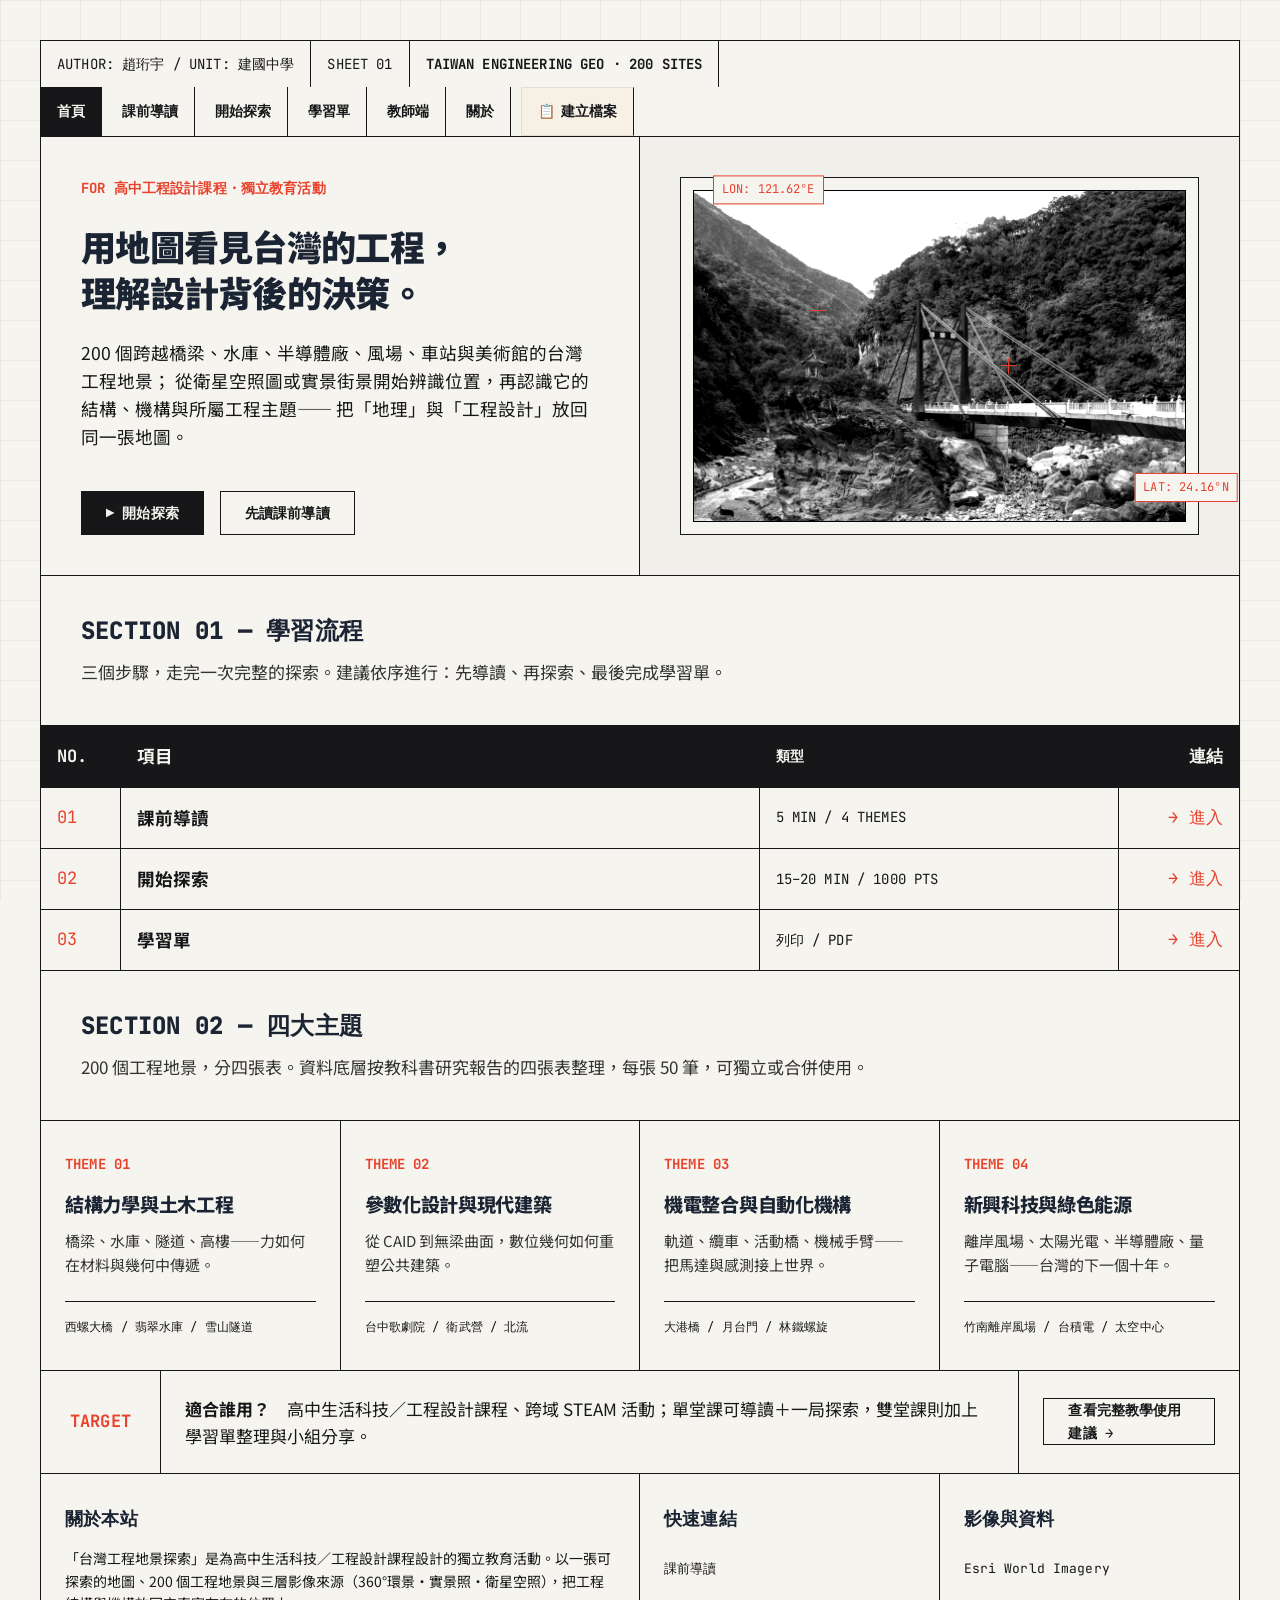
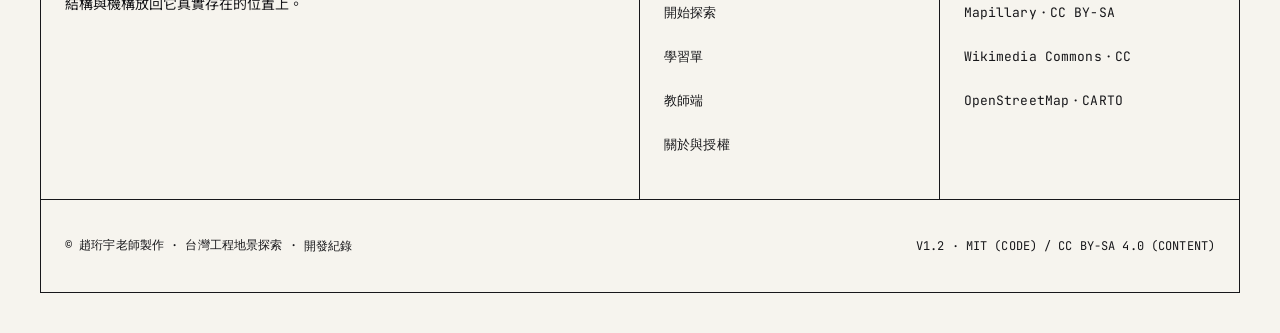
<file: index.html>
<!DOCTYPE html>
<html lang="zh-Hant">
<head>
<meta charset="UTF-8">
<meta name="viewport" content="width=device-width, initial-scale=1.0">
<title>台灣工程地景探索 ｜ Taiwan Engineering Geo</title>
<meta name="description" content="200 個台灣工程地景的互動學習活動：先讀懂四大工程主題，再進入地圖挑戰看景認位，最後完成學習單。為高中工程設計課程設計的獨立教育站。">
<link rel="preconnect" href="https://fonts.googleapis.com">
<link rel="preconnect" href="https://fonts.gstatic.com" crossorigin>
<link href="https://fonts.googleapis.com/css2?family=Noto+Sans+TC:wght@400;500;700;800;900&family=JetBrains+Mono:wght@400;700&display=swap" rel="stylesheet">
<link rel="stylesheet" href="css/style.css">
<link rel="icon" href="data:image/svg+xml,%3Csvg xmlns='http://www.w3.org/2000/svg' viewBox='0 0 100 100'%3E%3Cpath d='M10 10h80v80H10z' fill='none' stroke='%2317171a' stroke-width='10'/%3E%3Cpath d='M50 0v100M0 50h100' stroke='%23e8412c' stroke-width='10'/%3E%3C/svg%3E">
<style>
/* Blueprint / Engineering Drawing Override */
:root {
  --paper: #f6f4ee;
  --ink: #17171a;
  --accent: #e8412c;
}

body {
  background-color: var(--paper);
  background-image: url("data:image/svg+xml,%3Csvg width='40' height='40' xmlns='http://www.w3.org/2000/svg'%3E%3Cpath d='M40 0H0v40' fill='none' stroke='%2317171a' stroke-width='1' stroke-opacity='0.1'/%3E%3C/svg%3E");
  background-attachment: fixed;
  color: var(--ink);
  font-family: 'Noto Sans TC', sans-serif;
  margin: 0;
  padding: 40px 20px;
  line-height: 1.6;
}

* {
  box-sizing: border-box;
  border-radius: 0 !important;
  box-shadow: none !important;
}

.mono {
  font-family: 'JetBrains Mono', 'IBM Plex Mono', monospace;
}

.accent {
  color: var(--accent);
}

.bp-wrapper {
  max-width: 1200px;
  margin: 0 auto;
  border: 1px solid var(--ink);
  background: transparent;
}

/* Header Frame */
.bp-header {
  display: flex;
  flex-wrap: wrap;
  border-bottom: 1px solid var(--ink);
  background: var(--paper);
}
.bp-header > div {
  padding: 12px 16px;
  border-right: 1px solid var(--ink);
  display: flex;
  align-items: center;
  font-size: 14px;
}
.bp-header > div:last-child {
  border-right: none;
  flex-grow: 1;
  padding: 0;
}
.title-cell {
  font-weight: 700;
}
.topnav {
  display: flex;
  flex-wrap: wrap;
  width: 100%;
}
.topnav a, .topnav-account {
  padding: 12px 16px;
  border-right: 1px solid var(--ink);
  text-decoration: none;
  color: var(--ink);
  min-height: 44px;
  display: inline-flex;
  align-items: center;
  font-family: 'JetBrains Mono', 'IBM Plex Mono', monospace;
  font-size: 14px;
}
.topnav a:hover, .topnav a.active {
  background: var(--ink);
  color: var(--paper);
}
.topnav-account {
  border-right: none;
}

/* Hero Section */
.bp-hero {
  display: grid;
  grid-template-columns: 1fr 1fr;
  border-bottom: 1px solid var(--ink);
  background: var(--paper);
}
.hero-left {
  padding: 40px;
  border-right: 1px solid var(--ink);
  text-align: left;
}
.hero-eyebrow {
  font-size: 14px;
  margin-bottom: 24px;
  font-weight: 700;
}
.hero-title {
  font-size: 2.2rem;
  font-weight: 900;
  line-height: 1.3;
  margin: 0 0 24px 0;
  letter-spacing: -0.02em;
}
.hero-lead {
  font-size: 1.1rem;
  margin-bottom: 40px;
}
.hero-actions {
  display: flex;
  gap: 16px;
  flex-wrap: wrap;
}
.bp-btn {
  display: inline-flex;
  align-items: center;
  justify-content: center;
  min-height: 44px;
  padding: 0 24px;
  font-size: 14px;
  font-weight: 700;
  text-decoration: none;
  border: 1px solid var(--ink);
  transition: all 0.2s;
  cursor: pointer;
}
.bp-btn.bp-primary {
  background: var(--ink);
  color: var(--paper);
}
.bp-btn.bp-primary:hover {
  background: var(--accent);
  border-color: var(--accent);
}
.bp-btn.bp-ghost {
  background: transparent;
  color: var(--ink);
}
.bp-btn.bp-ghost:hover {
  color: var(--accent);
  border-color: var(--accent);
}

.hero-right {
  padding: 40px;
  display: flex;
  align-items: center;
  justify-content: center;
  background: rgba(0,0,0,0.02);
}
.img-frame {
  position: relative;
  width: 100%;
  height: 100%;
  min-height: 300px;
  border: 1px solid var(--ink);
  padding: 12px;
  background: var(--paper);
}
.img-frame img {
  width: 100%;
  height: 100%;
  object-fit: cover;
  filter: grayscale(100%) contrast(140%);
  border: 1px solid var(--ink);
}
.dim-box {
  position: absolute;
  background: var(--paper);
  border: 1px solid var(--accent);
  color: var(--accent);
  padding: 4px 8px;
  font-size: 12px;
  z-index: 10;
}
.dim-x { top: 12px; left: 32px; transform: translateY(-50%); }
.dim-y { bottom: 32px; right: 12px; transform: translateX(50%); }
.cross {
  position: absolute;
  width: 16px;
  height: 16px;
}
.cross::before { content: ''; position: absolute; top: 7px; left: 0; width: 16px; height: 1px; background: var(--accent); }
.cross::after { content: ''; position: absolute; top: 0; left: 7px; width: 1px; height: 16px; background: var(--accent); }
.c1 { top: 35%; left: 25%; }
.c2 { bottom: 45%; right: 35%; }

/* Sections */
.bp-section {
  border-bottom: 1px solid var(--ink);
  background: var(--paper);
}
.bp-section-head {
  padding: 40px;
  border-bottom: 1px solid var(--ink);
  text-align: left;
}
.bp-section-head h2 {
  font-size: 1.5rem;
  margin: 0 0 12px 0;
}
.bp-section-head p {
  margin: 0;
  color: #333;
}

/* Tabular Index */
.bp-table {
  display: flex;
  flex-direction: column;
}
.t-row {
  display: flex;
  border-bottom: 1px solid var(--ink);
  text-decoration: none;
  color: var(--ink);
  transition: background 0.2s;
  min-height: 44px;
}
.t-row:last-child {
  border-bottom: none;
}
a.t-row:hover {
  background: rgba(232, 65, 44, 0.05);
}
.t-cell {
  padding: 16px;
  border-right: 1px solid var(--ink);
  display: flex;
  align-items: center;
}
.t-cell:last-child {
  border-right: none;
}
.t-head {
  background: var(--ink);
  color: var(--paper);
  font-weight: 700;
}
.w-num { width: 80px; flex-shrink: 0; }
.w-title { flex-grow: 1; font-weight: 700; font-size: 1.1rem; font-family: 'Noto Sans TC', sans-serif; }
.w-desc { width: 30%; font-size: 14px; }
.w-link { width: 120px; flex-shrink: 0; justify-content: flex-end; }

/* Themes Grid */
.bp-themes {
  display: grid;
  grid-template-columns: repeat(4, 1fr);
}
.theme-col {
  padding: 32px 24px;
  border-right: 1px solid var(--ink);
  text-align: left;
}
.theme-col:last-child {
  border-right: none;
}
.theme-no {
  font-size: 14px;
  font-weight: 700;
  margin-bottom: 16px;
}
.theme-col h3 {
  font-size: 1.2rem;
  margin: 0 0 12px 0;
}
.theme-col p {
  font-size: 15px;
  margin: 0 0 24px 0;
  color: #333;
}
.theme-ex {
  font-size: 12px;
  padding-top: 16px;
  border-top: 1px solid var(--ink);
}

/* Callout */
.callout-section {
  display: flex;
  align-items: stretch;
}
.callout-label {
  width: 120px;
  flex-shrink: 0;
  padding: 24px;
  border-right: 1px solid var(--ink);
  display: flex;
  align-items: center;
  justify-content: center;
  font-weight: 700;
  text-align: center;
}
.callout-body {
  flex-grow: 1;
  padding: 24px;
  border-right: 1px solid var(--ink);
  display: flex;
  align-items: center;
}
.callout-action {
  padding: 24px;
  display: flex;
  align-items: center;
  justify-content: center;
}

/* Footer */
.bp-footer {
  display: block;
  background: var(--paper);
}
.footer-grid {
  display: grid;
  grid-template-columns: 2fr 1fr 1fr;
  border-bottom: 1px solid var(--ink);
}
.f-col {
  padding: 32px 24px;
  border-right: 1px solid var(--ink);
  text-align: left;
}
.f-col:last-child {
  border-right: none;
}
.f-col h4 {
  margin: 0 0 16px 0;
}
.f-col p {
  margin: 0;
  font-size: 14px;
}
.f-nav, .f-list {
  display: flex;
  flex-direction: column;
  gap: 0;
  font-size: 13px;
}
.f-nav a, .f-list li {
  color: var(--ink);
  text-decoration: none;
  min-height: 44px;
  display: flex;
  align-items: center;
}
.f-nav a:hover {
  color: var(--accent);
}
.f-list {
  list-style: none;
  padding: 0;
  margin: 0;
}
.footer-copy {
  display: flex;
  justify-content: space-between;
  align-items: center;
  flex-wrap: wrap;
  padding: 24px;
  font-size: 12px;
  text-transform: uppercase;
  gap: 16px;
}
.footer-copy a { color: inherit; text-decoration: none; min-height: 44px; display: inline-flex; align-items: center; }
.footer-copy a:hover { color: var(--accent); }

/* Responsive Overrides */
@media (max-width: 900px) {
  .bp-themes { grid-template-columns: 1fr 1fr; }
  .theme-col:nth-child(2) { border-right: none; }
  .theme-col:nth-child(1), .theme-col:nth-child(2) { border-bottom: 1px solid var(--ink); }
  .footer-grid { grid-template-columns: 1fr; }
  .f-col { border-right: none; border-bottom: 1px solid var(--ink); }
  .f-col:last-child { border-bottom: none; }
}

@media (max-width: 640px) {
  body { padding: 10px; }
  .bp-header { flex-direction: column; }
  .bp-header > div { width: 100%; border-right: none; border-bottom: 1px solid var(--ink); }
  .topnav a { border-bottom: 1px solid var(--ink); flex: 1 1 50%; border-right: 1px solid var(--ink); justify-content: center; }
  .topnav a:nth-child(even) { border-right: none; }
  .topnav-account { width: 100%; border-right: none; }
  
  .bp-hero { grid-template-columns: 1fr; }
  .hero-left { border-right: none; border-bottom: 1px solid var(--ink); padding: 24px; }
  .hero-right { padding: 24px; }
  
  .bp-themes { grid-template-columns: 1fr; }
  .theme-col { border-right: none !important; border-bottom: 1px solid var(--ink) !important; padding: 24px; }
  .theme-col:last-child { border-bottom: none !important; }
  
  .t-row { flex-wrap: wrap; }
  .w-num { width: 60px; border-bottom: 1px solid var(--ink); }
  .w-title { width: calc(100% - 60px); border-right: none; border-bottom: 1px solid var(--ink); }
  .w-desc { width: 100%; border-right: none; border-bottom: 1px solid var(--ink); }
  .w-link { width: 100%; border-right: none; justify-content: flex-start; }
  
  .callout-section { flex-direction: column; }
  .dim-y { transform: none; } /* 手機版尺寸標籤收進圖框內，不外凸到螢幕邊 */
  .callout-label, .callout-body { border-right: none; border-bottom: 1px solid var(--ink); width: 100%; }
}

@media (max-width: 640px) {
  .t-head { display: none; }
  .t-row { flex-wrap: wrap; padding: 10px 0; }
  .t-cell { border-right: none; padding: 6px 12px; }
  .w-num { width: 56px; }
  .w-title { width: calc(100% - 56px); flex-grow: 0; }
  .w-desc, .w-link { width: auto; justify-content: flex-start; padding-left: 68px; }
}
</style>
</head>
<body>

<div class="bp-wrapper">

  <header class="bp-header">
    <div class="mono">AUTHOR: 趙珩宇 / UNIT: 建國中學</div>
    <div class="mono">SHEET 01</div>
    <div class="mono title-cell">TAIWAN ENGINEERING GEO · 200 SITES</div>
    <div>
      <nav class="topnav">
        <a href="index.html" class="active">首頁</a>
        <a href="intro.html">課前導讀</a>
        <a href="explore.html">開始探索</a>
        <a href="worksheet.html">學習單</a>
        <a href="teacher.html">教師端</a>
        <a href="about.html">關於</a>
        <span class="topnav-account"></span>
      </nav>
    </div>
  </header>
  <script src="js/auth.js"></script>

  <main>
    <section class="bp-hero">
      <div class="hero-left">
        <div class="hero-eyebrow mono accent">FOR 高中工程設計課程・獨立教育活動</div>
        <h1 class="hero-title">用地圖看見台灣的工程，<br>理解設計背後的決策。</h1>
        <p class="hero-lead">
          200 個跨越橋梁、水庫、半導體廠、風場、車站與美術館的台灣工程地景；
          從衛星空照圖或實景街景開始辨識位置，再認識它的結構、機構與所屬工程主題——
          把「地理」與「工程設計」放回同一張地圖。
        </p>
        <div class="hero-actions">
          <a class="bp-btn bp-primary mono" href="explore.html">▶ 開始探索</a>
          <a class="bp-btn bp-ghost mono" href="intro.html">先讀課前導讀</a>
        </div>
      </div>
      <div class="hero-right">
        <div class="img-frame">
          <img src="img/geo-taroko.jpg" alt="太魯閣工程地景">
          <div class="dim-box dim-x mono accent">LON: 121.62°E</div>
          <div class="dim-box dim-y mono accent">LAT: 24.16°N</div>
          <div class="cross c1"></div>
          <div class="cross c2"></div>
        </div>
      </div>
    </section>

    <section class="bp-section">
      <div class="bp-section-head">
        <h2 class="mono">SECTION 01 — 學習流程</h2>
        <p>三個步驟，走完一次完整的探索。建議依序進行：先導讀、再探索、最後完成學習單。</p>
      </div>
      <div class="bp-table">
        <div class="t-row t-head mono">
          <div class="t-cell w-num">NO.</div>
          <div class="t-cell w-title">項目</div>
          <div class="t-cell w-desc">類型</div>
          <div class="t-cell w-link">連結</div>
        </div>
        <a class="t-row" href="intro.html">
          <div class="t-cell w-num mono accent">01</div>
          <div class="t-cell w-title">課前導讀</div>
          <div class="t-cell w-desc mono">5 MIN / 4 THEMES</div>
          <div class="t-cell w-link mono accent">→ 進入</div>
        </a>
        <a class="t-row" href="explore.html">
          <div class="t-cell w-num mono accent">02</div>
          <div class="t-cell w-title">開始探索</div>
          <div class="t-cell w-desc mono">15–20 MIN / 1000 PTS</div>
          <div class="t-cell w-link mono accent">→ 進入</div>
        </a>
        <a class="t-row" href="worksheet.html">
          <div class="t-cell w-num mono accent">03</div>
          <div class="t-cell w-title">學習單</div>
          <div class="t-cell w-desc mono">列印 / PDF</div>
          <div class="t-cell w-link mono accent">→ 進入</div>
        </a>
      </div>
    </section>

    <section class="bp-section">
      <div class="bp-section-head">
        <h2 class="mono">SECTION 02 — 四大主題</h2>
        <p>200 個工程地景，分四張表。資料底層按教科書研究報告的四張表整理，每張 50 筆，可獨立或合併使用。</p>
      </div>
      <div class="bp-themes">
        <div class="theme-col">
          <div class="theme-no mono accent">THEME 01</div>
          <h3>結構力學與土木工程</h3>
          <p>橋梁、水庫、隧道、高樓——力如何在材料與幾何中傳遞。</p>
          <div class="theme-ex mono">西螺大橋 / 翡翠水庫 / 雪山隧道</div>
        </div>
        <div class="theme-col">
          <div class="theme-no mono accent">THEME 02</div>
          <h3>參數化設計與現代建築</h3>
          <p>從 CAID 到無梁曲面，數位幾何如何重塑公共建築。</p>
          <div class="theme-ex mono">台中歌劇院 / 衛武營 / 北流</div>
        </div>
        <div class="theme-col">
          <div class="theme-no mono accent">THEME 03</div>
          <h3>機電整合與自動化機構</h3>
          <p>軌道、纜車、活動橋、機械手臂——把馬達與感測接上世界。</p>
          <div class="theme-ex mono">大港橋 / 月台門 / 林鐵螺旋</div>
        </div>
        <div class="theme-col">
          <div class="theme-no mono accent">THEME 04</div>
          <h3>新興科技與綠色能源</h3>
          <p>離岸風場、太陽光電、半導體廠、量子電腦——台灣的下一個十年。</p>
          <div class="theme-ex mono">竹南離岸風場 / 台積電 / 太空中心</div>
        </div>
      </div>
    </section>

    <section class="bp-section callout-section">
      <div class="callout-label mono accent">TARGET</div>
      <div class="callout-body">
        <div>
          <strong>適合誰用？</strong>　高中生活科技／工程設計課程、跨域 STEAM 活動；單堂課可導讀＋一局探索，雙堂課則加上學習單整理與小組分享。
        </div>
      </div>
      <div class="callout-action">
        <a href="intro.html" class="bp-btn bp-ghost mono">查看完整教學使用建議 →</a>
      </div>
    </section>
  </main>

  <footer class="bp-footer">
    <div class="footer-grid">
      <div class="f-col">
        <h4 class="mono">關於本站</h4>
        <p>「台灣工程地景探索」是為高中生活科技／工程設計課程設計的獨立教育活動。以一張可探索的地圖、200 個工程地景與三層影像來源（360°環景・實景照・衛星空照），把工程結構與機構放回它真實存在的位置上。</p>
      </div>
      <div class="f-col">
        <h4 class="mono">快速連結</h4>
        <nav class="f-nav mono">
          <a href="intro.html">課前導讀</a>
          <a href="explore.html">開始探索</a>
          <a href="worksheet.html">學習單</a>
          <a href="teacher.html">教師端</a>
          <a href="about.html">關於與授權</a>
        </nav>
      </div>
      <div class="f-col">
        <h4 class="mono">影像與資料</h4>
        <ul class="f-list mono">
          <li>Esri World Imagery</li>
          <li>Mapillary・CC BY-SA</li>
          <li>Wikimedia Commons・CC</li>
          <li>OpenStreetMap・CARTO</li>
        </ul>
      </div>
    </div>
    <div class="footer-copy mono">
      <div>© 趙珩宇老師製作 · 台灣工程地景探索 · <a href="dev-log.html">開發紀錄</a></div>
      <div>v1.2 · MIT (code) / CC BY-SA 4.0 (content)</div>
    </div>
  </footer>

</div>

</body>
</html>
</file>
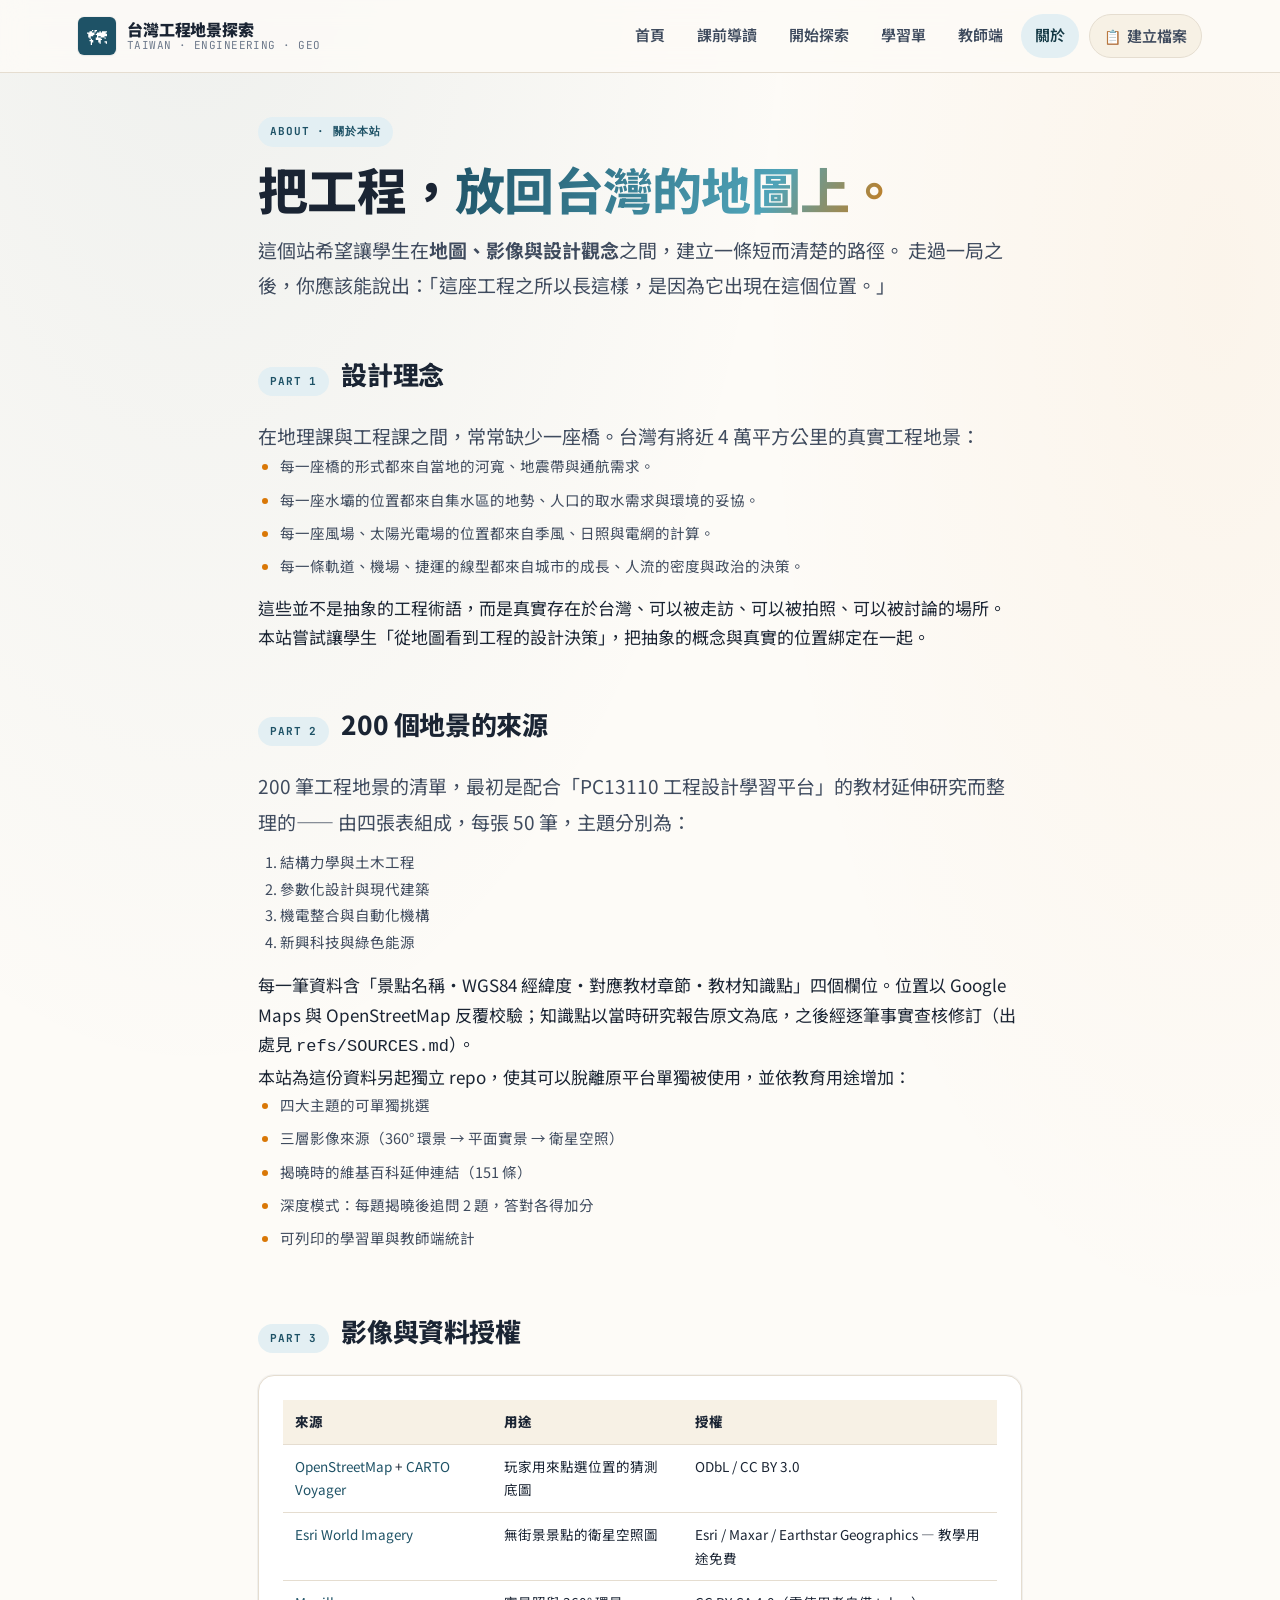
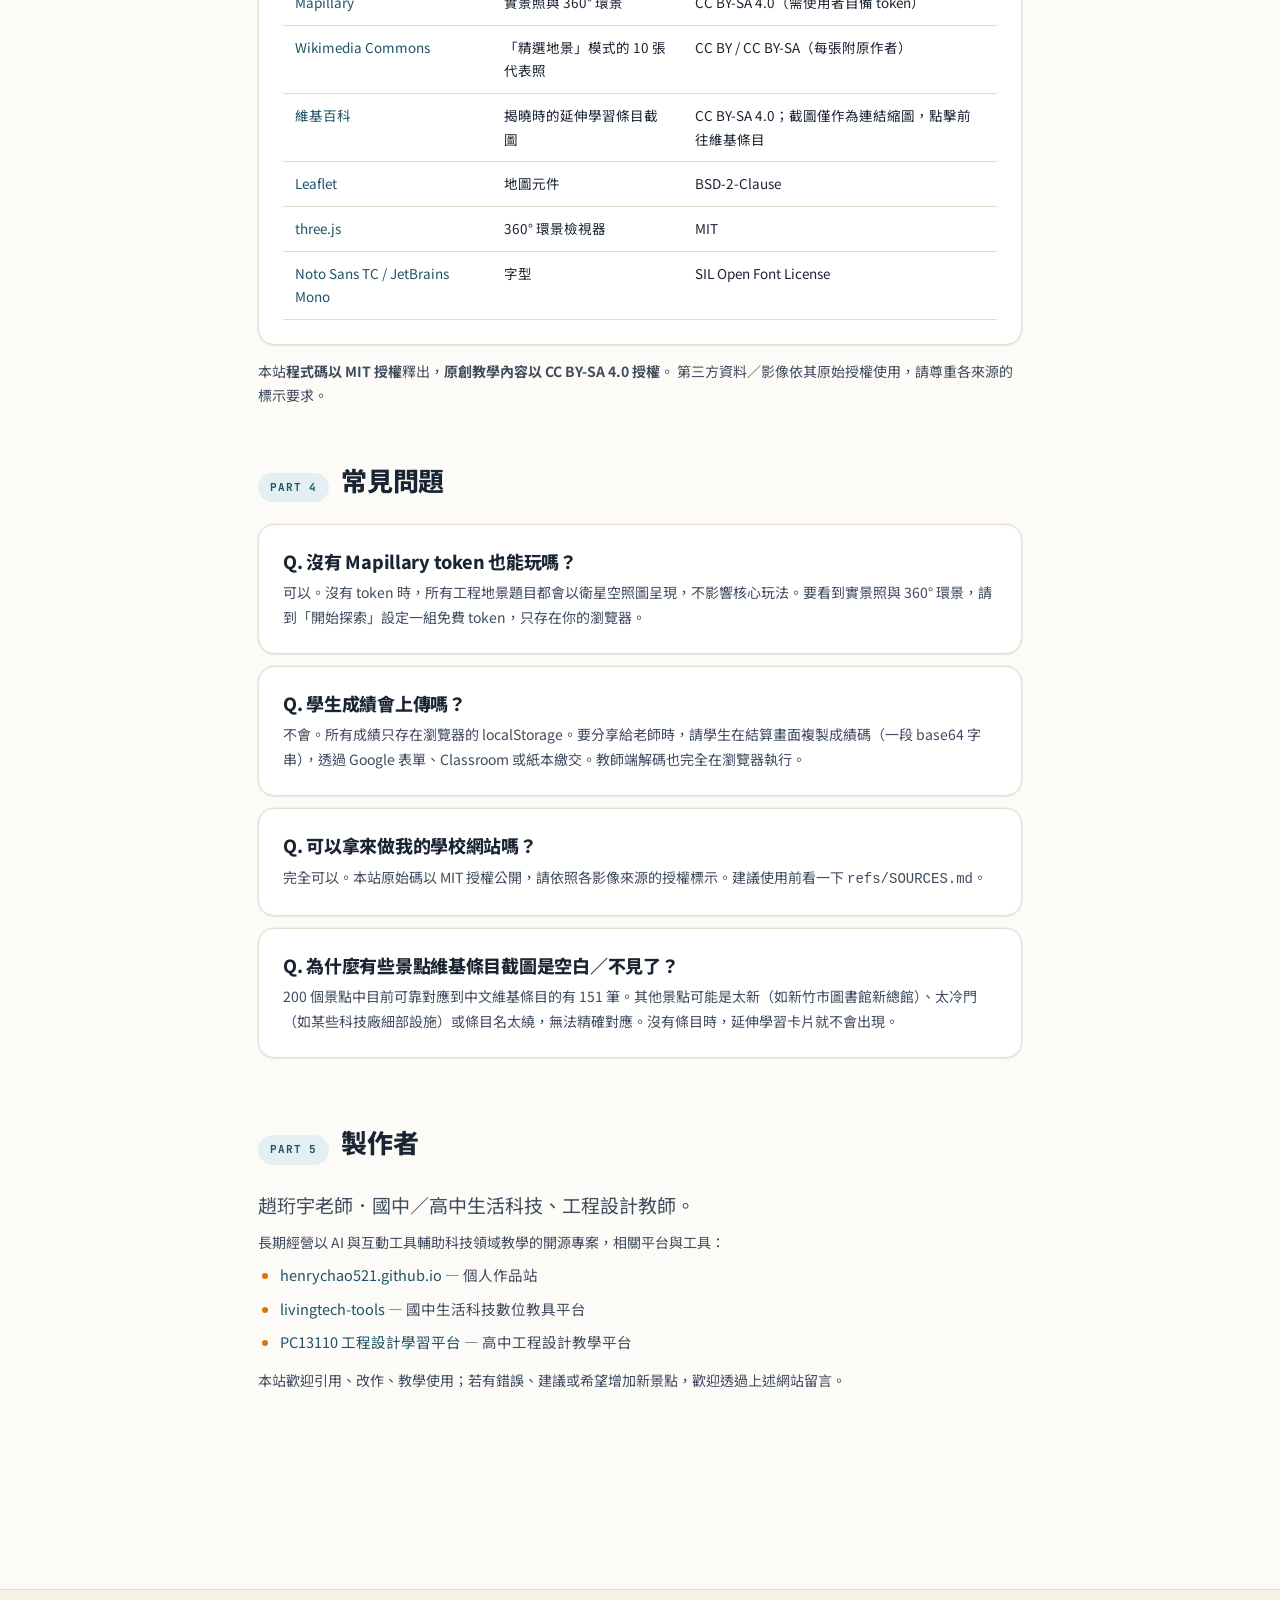
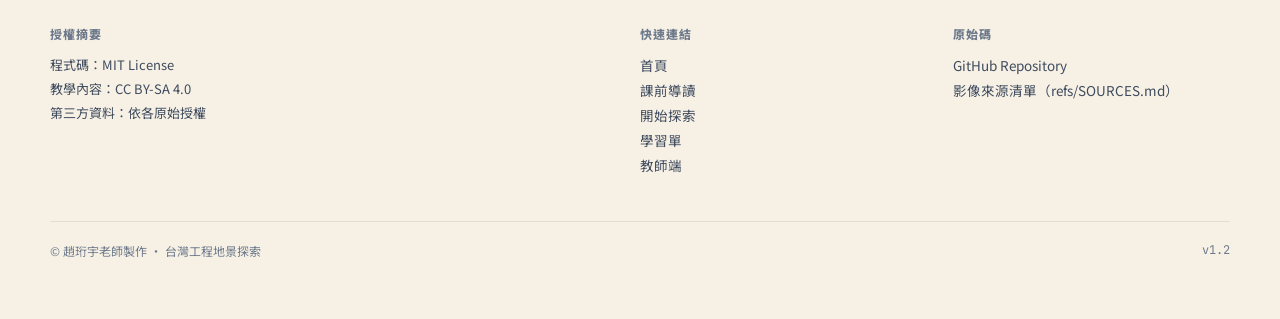
<file: about.html>
<!DOCTYPE html>
<html lang="zh-Hant">
<head>
<meta charset="UTF-8">
<meta name="viewport" content="width=device-width, initial-scale=1.0">
<title>關於本站 ｜ 台灣工程地景探索</title>
<meta name="description" content="台灣工程地景探索的設計理念、資料來源、影像授權、聯絡方式。">
<link rel="preconnect" href="https://fonts.googleapis.com">
<link rel="preconnect" href="https://fonts.gstatic.com" crossorigin>
<link href="https://fonts.googleapis.com/css2?family=Noto+Sans+TC:wght@400;500;700;800;900&family=JetBrains+Mono:wght@400;700&display=swap" rel="stylesheet">
<link rel="stylesheet" href="css/style.css">
<link rel="icon" href="data:image/svg+xml,%3Csvg xmlns='http://www.w3.org/2000/svg' viewBox='0 0 100 100'%3E%3Ctext y='.9em' font-size='90'%3Eℹ️%3C/text%3E%3C/svg%3E">
</head>
<body>

<header class="topbar">
  <div class="topbar-inner">
    <a class="brand" href="index.html">
      <div class="logo">🗺</div>
      <div class="t">
        <div class="t-1">台灣工程地景探索</div>
        <div class="t-2">TAIWAN · ENGINEERING · GEO</div>
      </div>
    </a>
    <nav class="topnav">
      <a href="index.html">首頁</a>
      <a href="intro.html">課前導讀</a>
      <a href="explore.html">開始探索</a>
      <a href="worksheet.html">學習單</a>
      <a href="teacher.html">教師端</a>
      <a href="about.html" class="active">關於</a>
    </nav>
  </div>
</header>

<main class="wrap-narrow" style="padding-top:40px;padding-bottom:60px">

  <span class="eyebrow">ABOUT · 關於本站</span>
  <h1 style="margin-top:12px">把工程，<span class="grad">放回台灣的地圖上。</span></h1>
  <p class="lead" style="margin-top:14px">
    這個站希望讓學生在<strong>地圖、影像與設計觀念</strong>之間，建立一條短而清楚的路徑。
    走過一局之後，你應該能說出：「這座工程之所以長這樣，是因為它出現在這個位置。」
  </p>

  <section class="section">
    <div class="h-sec"><span class="eyebrow">PART 1</span><h2>設計理念</h2></div>
    <p class="lead">在地理課與工程課之間，常常缺少一座橋。台灣有將近 4 萬平方公里的真實工程地景：</p>
    <ul class="bullet">
      <li>每一座橋的形式都來自當地的河寬、地震帶與通航需求。</li>
      <li>每一座水壩的位置都來自集水區的地勢、人口的取水需求與環境的妥協。</li>
      <li>每一座風場、太陽光電場的位置都來自季風、日照與電網的計算。</li>
      <li>每一條軌道、機場、捷運的線型都來自城市的成長、人流的密度與政治的決策。</li>
    </ul>
    <p style="margin-top:14px">這些並不是抽象的工程術語，而是真實存在於台灣、可以被走訪、可以被拍照、可以被討論的場所。本站嘗試讓學生「從地圖看到工程的設計決策」，把抽象的概念與真實的位置綁定在一起。</p>
  </section>

  <section class="section">
    <div class="h-sec"><span class="eyebrow">PART 2</span><h2>200 個地景的來源</h2></div>
    <p class="lead">
      200 筆工程地景的清單，最初是配合「PC13110 工程設計學習平台」的教材延伸研究而整理的——
      由四張表組成，每張 50 筆，主題分別為：
    </p>
    <ol style="margin-left:22px;margin-top:10px;font-size:14.5px;color:var(--c-ink-soft);line-height:1.85">
      <li>結構力學與土木工程</li>
      <li>參數化設計與現代建築</li>
      <li>機電整合與自動化機構</li>
      <li>新興科技與綠色能源</li>
    </ol>
    <p style="margin-top:14px">每一筆資料含「景點名稱・WGS84 經緯度・對應教材章節・教材知識點」四個欄位。位置以 Google Maps 與 OpenStreetMap 反覆校驗；知識點以當時研究報告原文為底，之後經逐筆事實查核修訂（出處見 <code>refs/SOURCES.md</code>）。</p>
    <p>本站為這份資料另起獨立 repo，使其可以脫離原平台單獨被使用，並依教育用途增加：</p>
    <ul class="bullet">
      <li>四大主題的可單獨挑選</li>
      <li>三層影像來源（360° 環景 → 平面實景 → 衛星空照）</li>
      <li>揭曉時的維基百科延伸連結（151 條）</li>
      <li>深度模式：每題揭曉後追問 2 題，答對各得加分</li>
      <li>可列印的學習單與教師端統計</li>
    </ul>
  </section>

  <section class="section">
    <div class="h-sec"><span class="eyebrow">PART 3</span><h2>影像與資料授權</h2></div>
    <div class="card">
      <table class="t">
        <thead>
          <tr><th>來源</th><th>用途</th><th>授權</th></tr>
        </thead>
        <tbody>
          <tr>
            <td><a href="https://www.openstreetmap.org/" target="_blank" rel="noopener">OpenStreetMap</a> + <a href="https://carto.com/" target="_blank" rel="noopener">CARTO Voyager</a></td>
            <td>玩家用來點選位置的猜測底圖</td>
            <td>ODbL / CC BY 3.0</td>
          </tr>
          <tr>
            <td><a href="https://www.esri.com/" target="_blank" rel="noopener">Esri World Imagery</a></td>
            <td>無街景景點的衛星空照圖</td>
            <td>Esri / Maxar / Earthstar Geographics — 教學用途免費</td>
          </tr>
          <tr>
            <td><a href="https://www.mapillary.com/" target="_blank" rel="noopener">Mapillary</a></td>
            <td>實景照與 360° 環景</td>
            <td>CC BY-SA 4.0（需使用者自備 token）</td>
          </tr>
          <tr>
            <td><a href="https://commons.wikimedia.org/" target="_blank" rel="noopener">Wikimedia Commons</a></td>
            <td>「精選地景」模式的 10 張代表照</td>
            <td>CC BY / CC BY-SA（每張附原作者）</td>
          </tr>
          <tr>
            <td><a href="https://zh.wikipedia.org/" target="_blank" rel="noopener">維基百科</a></td>
            <td>揭曉時的延伸學習條目截圖</td>
            <td>CC BY-SA 4.0；截圖僅作為連結縮圖，點擊前往維基條目</td>
          </tr>
          <tr>
            <td><a href="https://leafletjs.com/" target="_blank" rel="noopener">Leaflet</a></td>
            <td>地圖元件</td>
            <td>BSD-2-Clause</td>
          </tr>
          <tr>
            <td><a href="https://threejs.org/" target="_blank" rel="noopener">three.js</a></td>
            <td>360° 環景檢視器</td>
            <td>MIT</td>
          </tr>
          <tr>
            <td><a href="https://fonts.google.com/" target="_blank" rel="noopener">Noto Sans TC / JetBrains Mono</a></td>
            <td>字型</td>
            <td>SIL Open Font License</td>
          </tr>
        </tbody>
      </table>
    </div>
    <p style="margin-top:14px;font-size:14px;color:var(--c-ink-soft)">
      本站<strong>程式碼以 MIT 授權</strong>釋出，<strong>原創教學內容以 CC BY-SA 4.0 授權</strong>。
      第三方資料／影像依其原始授權使用，請尊重各來源的標示要求。
    </p>
  </section>

  <section class="section">
    <div class="h-sec"><span class="eyebrow">PART 4</span><h2>常見問題</h2></div>

    <div class="card" style="margin-bottom:12px">
      <h4>Q. 沒有 Mapillary token 也能玩嗎？</h4>
      <p style="font-size:14px;color:var(--c-ink-soft);margin-top:6px">可以。沒有 token 時，所有工程地景題目都會以衛星空照圖呈現，不影響核心玩法。要看到實景照與 360° 環景，請到「開始探索」設定一組免費 token，只存在你的瀏覽器。</p>
    </div>

    <div class="card" style="margin-bottom:12px">
      <h4>Q. 學生成績會上傳嗎？</h4>
      <p style="font-size:14px;color:var(--c-ink-soft);margin-top:6px">不會。所有成績只存在瀏覽器的 localStorage。要分享給老師時，請學生在結算畫面複製成績碼（一段 base64 字串），透過 Google 表單、Classroom 或紙本繳交。教師端解碼也完全在瀏覽器執行。</p>
    </div>

    <div class="card" style="margin-bottom:12px">
      <h4>Q. 可以拿來做我的學校網站嗎？</h4>
      <p style="font-size:14px;color:var(--c-ink-soft);margin-top:6px">完全可以。本站原始碼以 MIT 授權公開，請依照各影像來源的授權標示。建議使用前看一下 <code>refs/SOURCES.md</code>。</p>
    </div>

    <div class="card" style="margin-bottom:12px">
      <h4>Q. 為什麼有些景點維基條目截圖是空白／不見了？</h4>
      <p style="font-size:14px;color:var(--c-ink-soft);margin-top:6px">200 個景點中目前可靠對應到中文維基條目的有 151 筆。其他景點可能是太新（如新竹市圖書館新總館）、太冷門（如某些科技廠細部設施）或條目名太繞，無法精確對應。沒有條目時，延伸學習卡片就不會出現。</p>
    </div>
  </section>

  <section class="section">
    <div class="h-sec"><span class="eyebrow">PART 5</span><h2>製作者</h2></div>
    <p class="lead">趙珩宇老師．國中／高中生活科技、工程設計教師。</p>
    <p style="margin-top:8px;font-size:14px;color:var(--c-ink-soft)">
      長期經營以 AI 與互動工具輔助科技領域教學的開源專案，相關平台與工具：
    </p>
    <ul class="bullet" style="margin-top:8px">
      <li><a href="https://henrychao521.github.io/" target="_blank" rel="noopener">henrychao521.github.io</a> — 個人作品站</li>
      <li><a href="https://henrychao521.github.io/livingtech-tools/" target="_blank" rel="noopener">livingtech-tools</a> — 國中生活科技數位教具平台</li>
      <li><a href="https://henrychao521.github.io/pc13110-platform/" target="_blank" rel="noopener">PC13110 工程設計學習平台</a> — 高中工程設計教學平台</li>
    </ul>
    <p style="margin-top:14px;font-size:14px;color:var(--c-ink-soft)">本站歡迎引用、改作、教學使用；若有錯誤、建議或希望增加新景點，歡迎透過上述網站留言。</p>
  </section>

</main>

<footer class="footer">
  <div class="footer-inner">
    <div>
      <h4>授權摘要</h4>
      <p style="font-size:13px">程式碼：MIT License<br>教學內容：CC BY-SA 4.0<br>第三方資料：依各原始授權</p>
    </div>
    <div>
      <h4>快速連結</h4>
      <ul>
        <li><a href="index.html">首頁</a></li>
        <li><a href="intro.html">課前導讀</a></li>
        <li><a href="explore.html">開始探索</a></li>
        <li><a href="worksheet.html">學習單</a></li>
        <li><a href="teacher.html">教師端</a></li>
      </ul>
    </div>
    <div>
      <h4>原始碼</h4>
      <ul>
        <li><a href="https://github.com/henrychao521/taiwan-engineering-geo" target="_blank" rel="noopener">GitHub Repository</a></li>
        <li><a href="refs/SOURCES.md">影像來源清單（refs/SOURCES.md）</a></li>
      </ul>
    </div>
    <div class="copy">
      <span>© 趙珩宇老師製作 · 台灣工程地景探索</span>
      <span class="mono">v1.2</span>
    </div>
  </div>
</footer>

<script src="js/auth.js"></script>

</body>
</html>
</file>
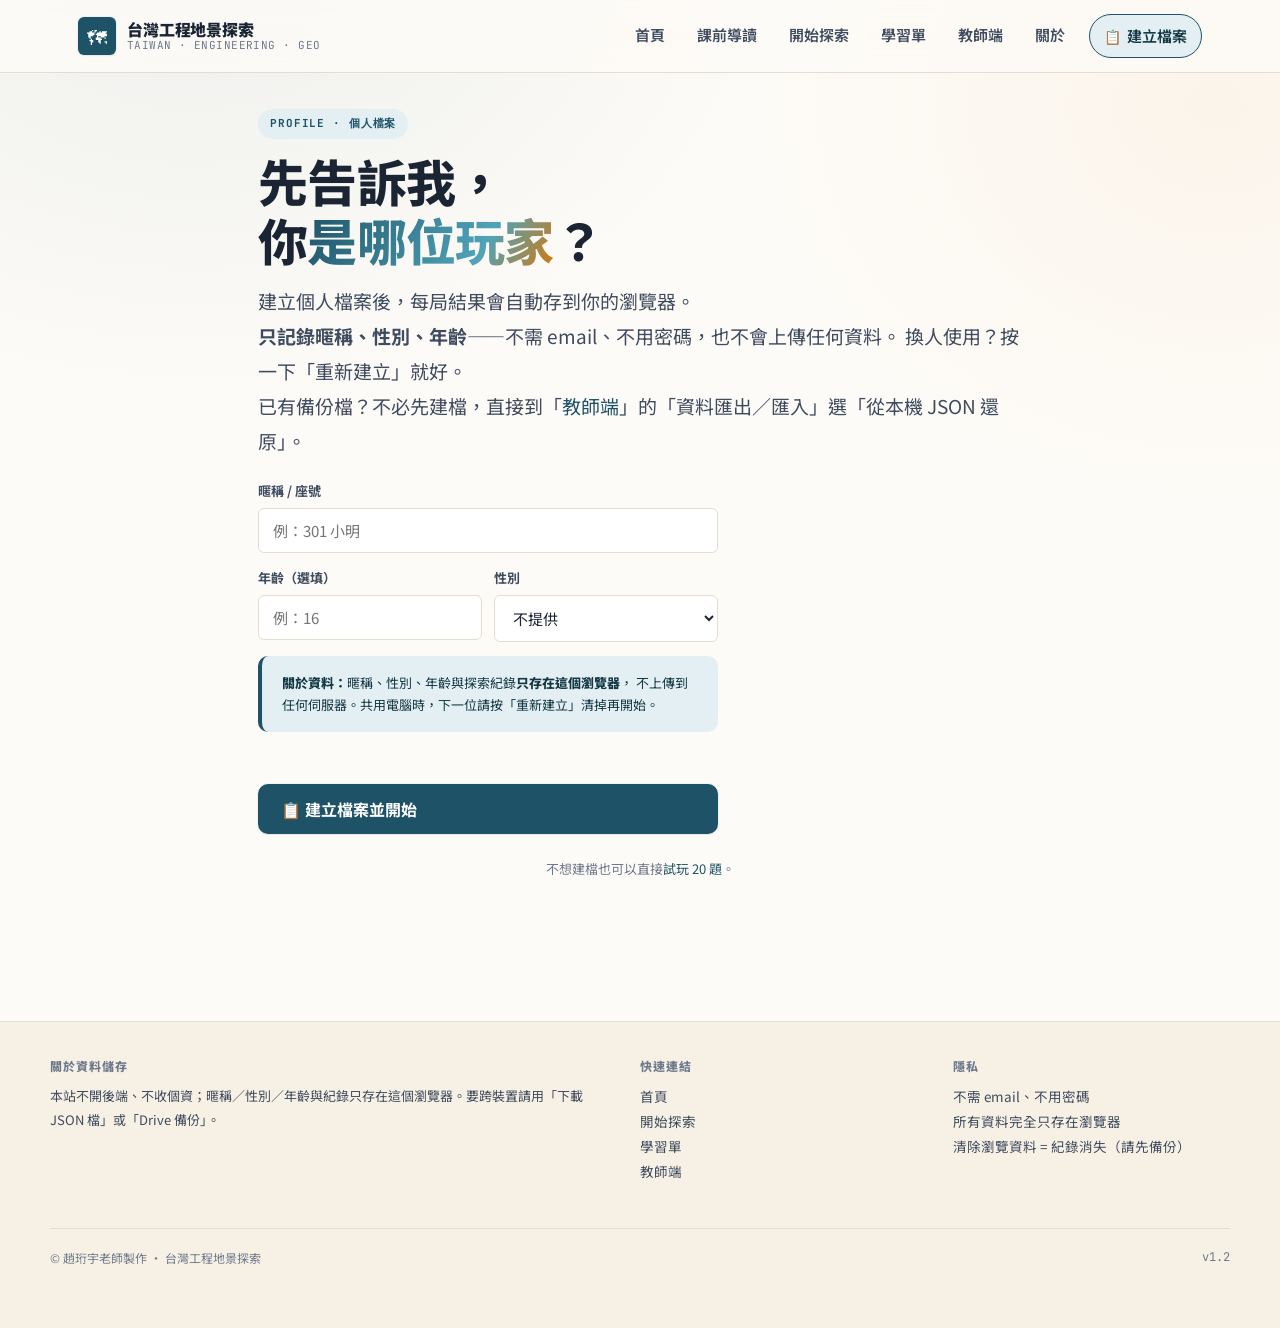
<file: account.html>
<!DOCTYPE html>
<html lang="zh-Hant">
<head>
<meta charset="UTF-8">
<meta name="viewport" content="width=device-width, initial-scale=1.0">
<title>我的檔案 ｜ 台灣工程地景探索</title>
<meta name="description" content="建立個人檔案以記錄探索紀錄；可選擇備份到自己的 Google Drive 跨裝置帶走。">
<link rel="preconnect" href="https://fonts.googleapis.com">
<link rel="preconnect" href="https://fonts.gstatic.com" crossorigin>
<link href="https://fonts.googleapis.com/css2?family=Noto+Sans+TC:wght@400;500;700;800;900&family=JetBrains+Mono:wght@400;700&display=swap" rel="stylesheet">
<link rel="stylesheet" href="css/style.css">
<link rel="icon" href="data:image/svg+xml,%3Csvg xmlns='http://www.w3.org/2000/svg' viewBox='0 0 100 100'%3E%3Ctext y='.9em' font-size='90'%3E👤%3C/text%3E%3C/svg%3E">
</head>
<body>

<header class="topbar">
  <div class="topbar-inner">
    <a class="brand" href="index.html">
      <div class="logo">🗺</div>
      <div class="t">
        <div class="t-1">台灣工程地景探索</div>
        <div class="t-2">TAIWAN · ENGINEERING · GEO</div>
      </div>
    </a>
    <nav class="topnav">
      <a href="index.html">首頁</a>
      <a href="intro.html">課前導讀</a>
      <a href="explore.html">開始探索</a>
      <a href="worksheet.html">學習單</a>
      <a href="teacher.html">教師端</a>
      <a href="about.html">關於</a>
      <!-- 先放同尺寸的佔位 chip，auth.js 晚到時整個換掉，導覽列不會跳動 -->
      <a href="account.html" class="topnav-account active" title="建立個人檔案後紀錄可保存"><span class="ac-ic">📋</span><span class="ac-n">建立檔案</span></a>
    </nav>
  </div>
</header>

<main class="wrap-narrow" style="padding-top:32px;padding-bottom:60px">

  <!-- ===== 尚未建立檔案 ===== -->
  <section id="createSec" style="display:none">
    <span class="eyebrow">PROFILE · 個人檔案</span>
    <h1 style="margin-top:12px">先告訴我，<br>你<span class="grad">是哪位玩家</span>？</h1>
    <p class="lead" style="margin-top:14px">
      建立個人檔案後，每局結果會自動存到你的瀏覽器。<br>
      <strong>只記錄暱稱、性別、年齡</strong>——不需 email、不用密碼，也不會上傳任何資料。
      換人使用？按一下「重新建立」就好。<br>
      已有備份檔？不必先建檔，直接到「<a href="teacher.html">教師端</a>」的「資料匯出／匯入」選「從本機 JSON 還原」。
    </p>

    <form id="createForm" class="auth-form on" style="margin-top:22px" autocomplete="off">
      <label>暱稱 / 座號
        <input type="text" id="cNick" required maxlength="20" placeholder="例：301 小明">
      </label>
      <div class="auth-row">
        <label>年齡（選填）
          <input type="number" id="cAge" min="6" max="120" placeholder="例：16">
        </label>
        <label>性別
          <select id="cGender">
            <option value="不提供" selected>不提供</option>
            <option value="男">男</option>
            <option value="女">女</option>
          </select>
        </label>
      </div>

      <div class="callout" style="font-size:13px;line-height:1.7">
        <strong>關於資料：</strong>暱稱、性別、年齡與探索紀錄<strong>只存在這個瀏覽器</strong>，
        不上傳到任何伺服器。共用電腦時，下一位請按「重新建立」清掉再開始。
      </div>

      <div class="auth-msg" id="createMsg"></div>
      <button type="submit" class="btn btn-primary">📋 建立檔案並開始</button>
    </form>

    <div style="margin-top:24px;text-align:center;font-size:13px;color:var(--c-muted)">
      不想建檔也可以直接<a href="explore.html">試玩 20 題</a>。
    </div>
  </section>

  <!-- ===== 已建立檔案：個人資料 / 紀錄 / 備份 ===== -->
  <section id="profileSec" style="display:none">

    <div class="profile-head">
      <div class="profile-ic">👤</div>
      <div>
        <span class="eyebrow">PROFILE · 我的檔案</span>
        <h1 id="hello" style="margin-top:6px">嗨！</h1>
        <p class="muted" id="profMeta" style="font-size:13px;margin-top:4px"></p>
      </div>
      <div style="margin-left:auto;display:flex;gap:8px;flex-wrap:wrap">
        <button class="btn btn-ghost btn-sm" id="editBtn">✏️ 編輯</button>
      </div>
    </div>

    <div class="tc-stats" style="margin-top:22px">
      <div class="tc-stat"><div class="n" id="pfRounds">0</div><div class="l">完成局數</div></div>
      <div class="tc-stat"><div class="n" id="pfTotal">0</div><div class="l">累積總分</div></div>
      <div class="tc-stat"><div class="n" id="pfBest">—</div><div class="l">最佳一局</div></div>
      <div class="tc-stat"><div class="n" id="pfQs">0</div><div class="l">累積題數</div></div>
    </div>

    <div class="card" style="margin-top:18px">
      <h3>📅 探索紀錄</h3>
      <div id="histList"><div class="tc-empty">尚無紀錄，去<a href="explore.html">開始探索</a>吧！</div></div>
    </div>

    <div class="card" style="margin-top:18px">
      <h3>☁️ 跨裝置：Google Drive 備份</h3>
      <p style="font-size:14px;color:var(--c-ink-soft);margin-bottom:14px">
        想換電腦繼續用？登入同一個 Google 帳號，按一下就能把紀錄存到<strong>自己的 Drive</strong>，
        之後在任何裝置上「從 Drive 還原」就能拿回來。
      </p>
      <div id="driveStatus" style="margin-bottom:12px;font-size:13px;color:var(--c-muted)"></div>
      <div style="display:flex;gap:10px;flex-wrap:wrap">
        <button class="btn btn-primary btn-sm" id="driveBackup">📤 備份到 Drive</button>
        <button class="btn btn-ghost btn-sm" id="driveRestore">📥 從 Drive 還原</button>
      </div>
      <div id="driveMsg" style="margin-top:10px;font-size:13px"></div>
      <p style="margin-top:14px;font-size:12.5px;color:var(--c-muted);line-height:1.6">
        想用 JSON 檔手動備份？請到「<a href="teacher.html">教師端</a>」的「資料匯出 / 匯入」區。
      </p>
    </div>

    <div class="card" style="margin-top:18px;border-color:#FCA5A5;background:#FEF2F2">
      <h3 style="color:#B91C1C">⚠ 重新建立 / 清除</h3>
      <p style="font-size:14px;color:#7F1D1D;line-height:1.7">
        清除目前的檔案與紀錄、回到「建立檔案」畫面。共用電腦時換人使用時請按這個（已備份的 Drive 檔不受影響）。
      </p>
      <div style="display:flex;gap:10px;flex-wrap:wrap;margin-top:12px">
        <button class="btn btn-ghost btn-sm" id="resetBtn" style="border-color:#B91C1C;color:#B91C1C">🗑 重新建立（清除目前資料）</button>
      </div>
    </div>

  </section>

  <script>
  /* 外部 JS（auth/account）晚到時兩區都還是 display:none，頁尾會先貼在頂部再被推下（動態體檢 CLS 0.178）。
     這裡在解析當下先依本機有無檔案顯示對應的一區，account.js 之後照常接手。 */
  (function () {
    var has = false;
    try { has = !!JSON.parse(localStorage.getItem('tweg_profile') || 'null'); } catch (e) {}
    document.getElementById(has ? 'profileSec' : 'createSec').style.display = '';
  })();
  </script>

</main>

<footer class="footer">
  <div class="footer-inner">
    <div>
      <h4>關於資料儲存</h4>
      <p style="font-size:13px">本站不開後端、不收個資；暱稱／性別／年齡與紀錄只存在這個瀏覽器。要跨裝置請用「下載 JSON 檔」或「Drive 備份」。</p>
    </div>
    <div>
      <h4>快速連結</h4>
      <ul>
        <li><a href="index.html">首頁</a></li>
        <li><a href="explore.html">開始探索</a></li>
        <li><a href="worksheet.html">學習單</a></li>
        <li><a href="teacher.html">教師端</a></li>
      </ul>
    </div>
    <div>
      <h4>隱私</h4>
      <ul style="font-size:13px">
        <li>不需 email、不用密碼</li>
        <li>所有資料完全只存在瀏覽器</li>
        <li>清除瀏覽資料 = 紀錄消失（請先備份）</li>
      </ul>
    </div>
    <div class="copy">
      <span>© 趙珩宇老師製作 · 台灣工程地景探索</span>
      <span class="mono">v1.2</span>
    </div>
  </div>
</footer>

<script src="https://accounts.google.com/gsi/client" async defer></script>
<script src="js/auth.js"></script>
<script src="js/drive.js"></script>
<script src="js/account.js"></script>

</body>
</html>
</file>
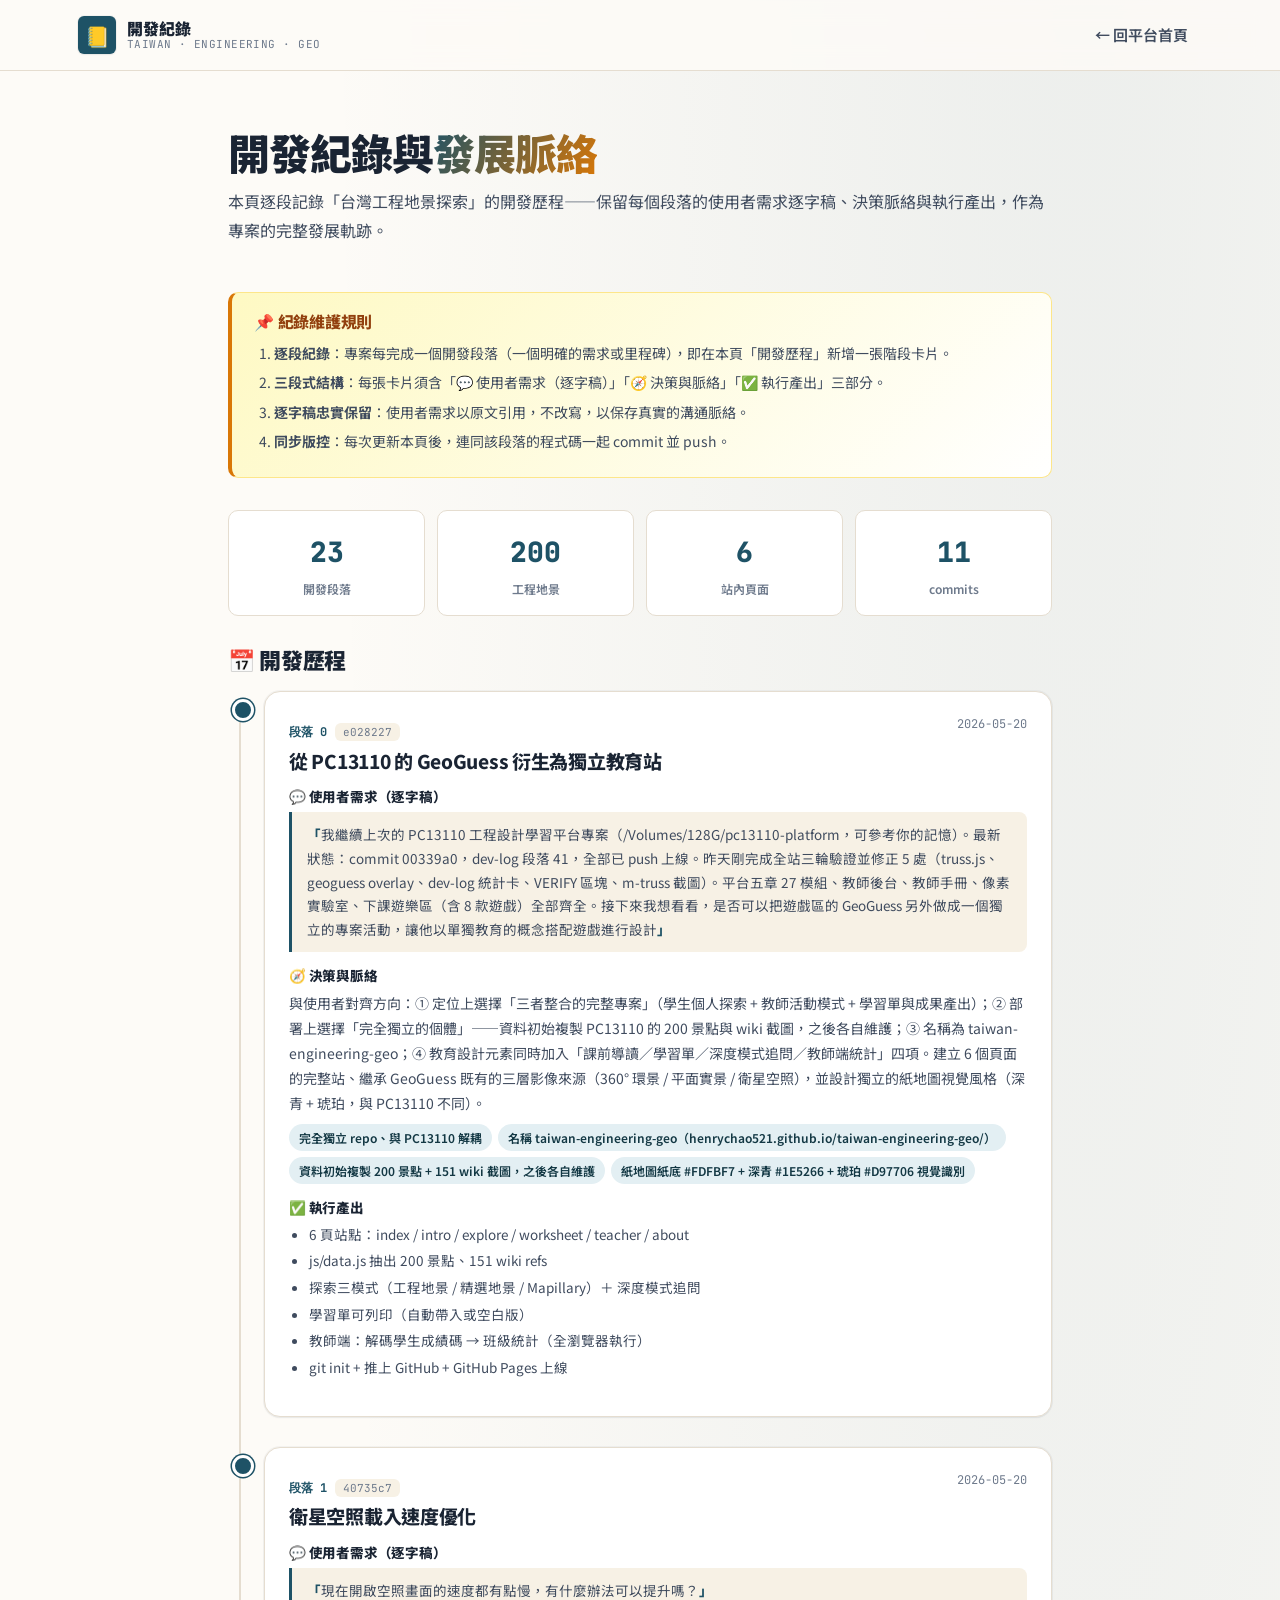
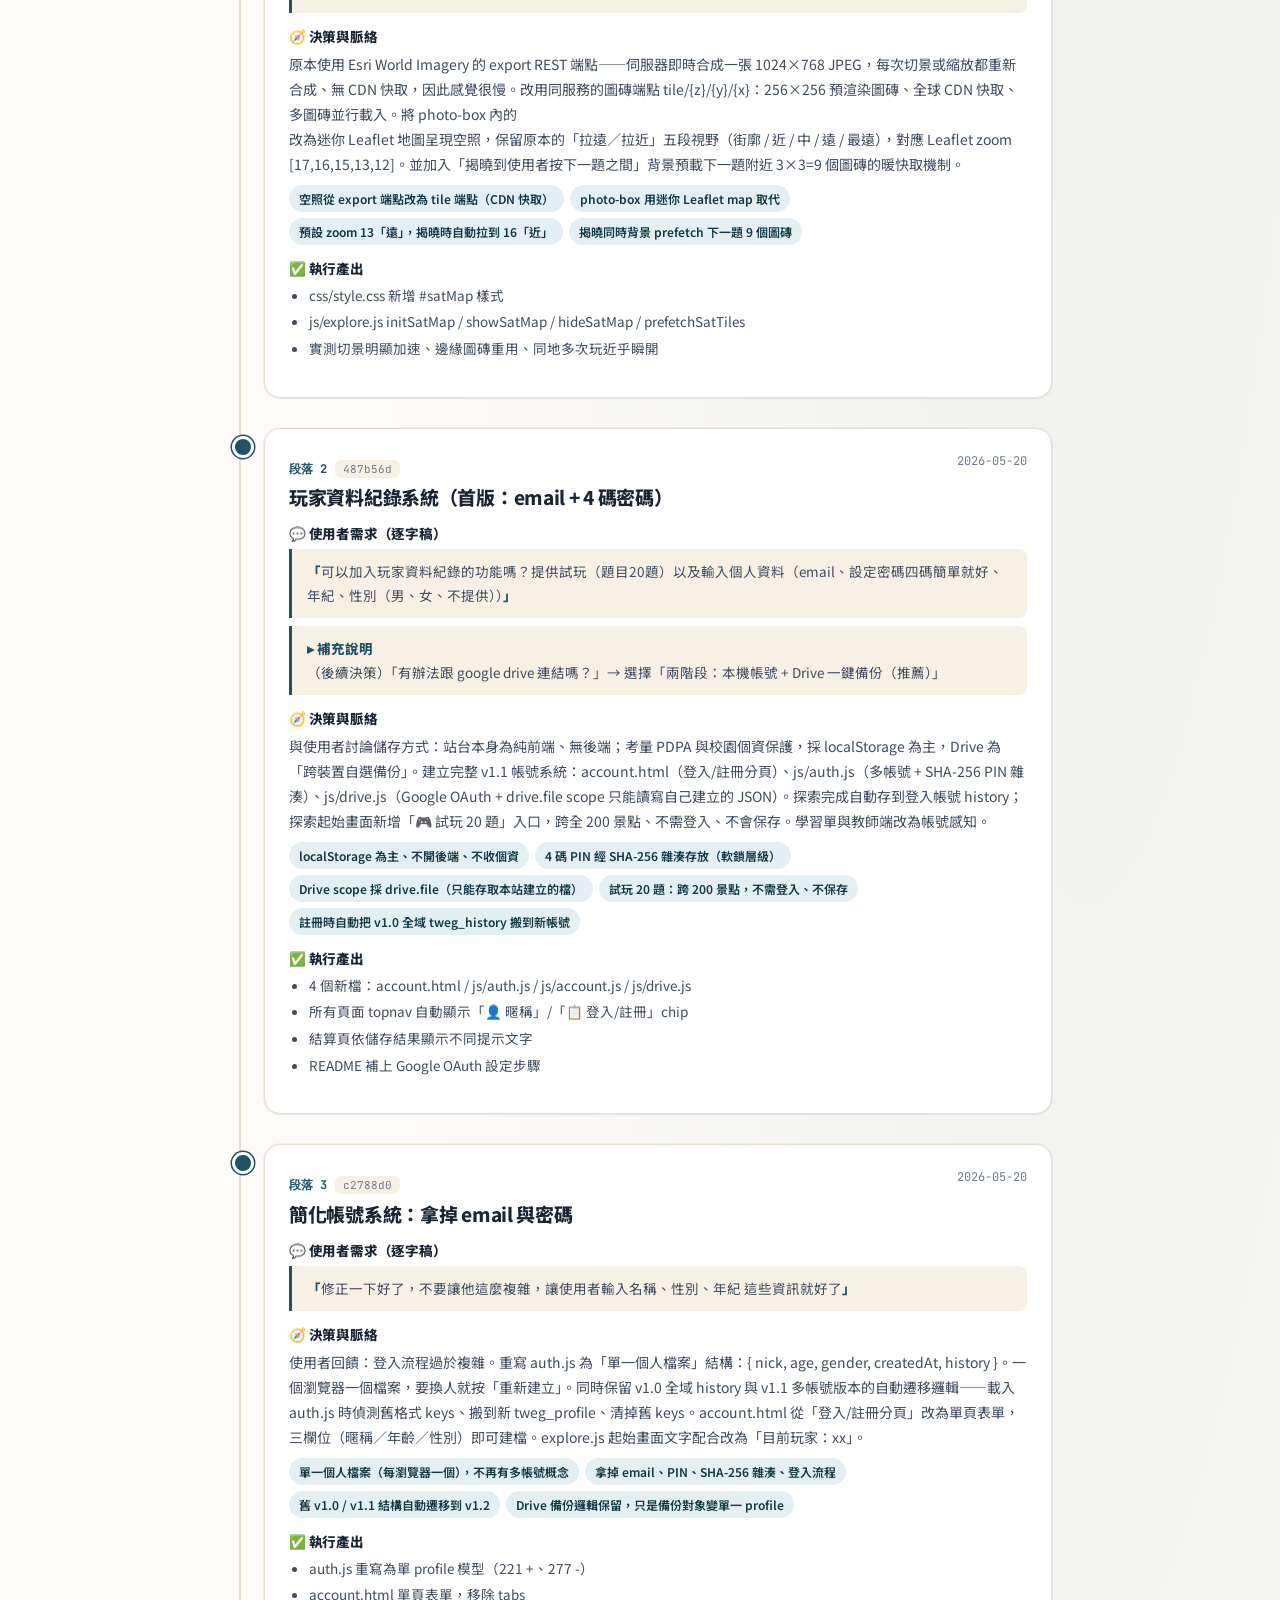
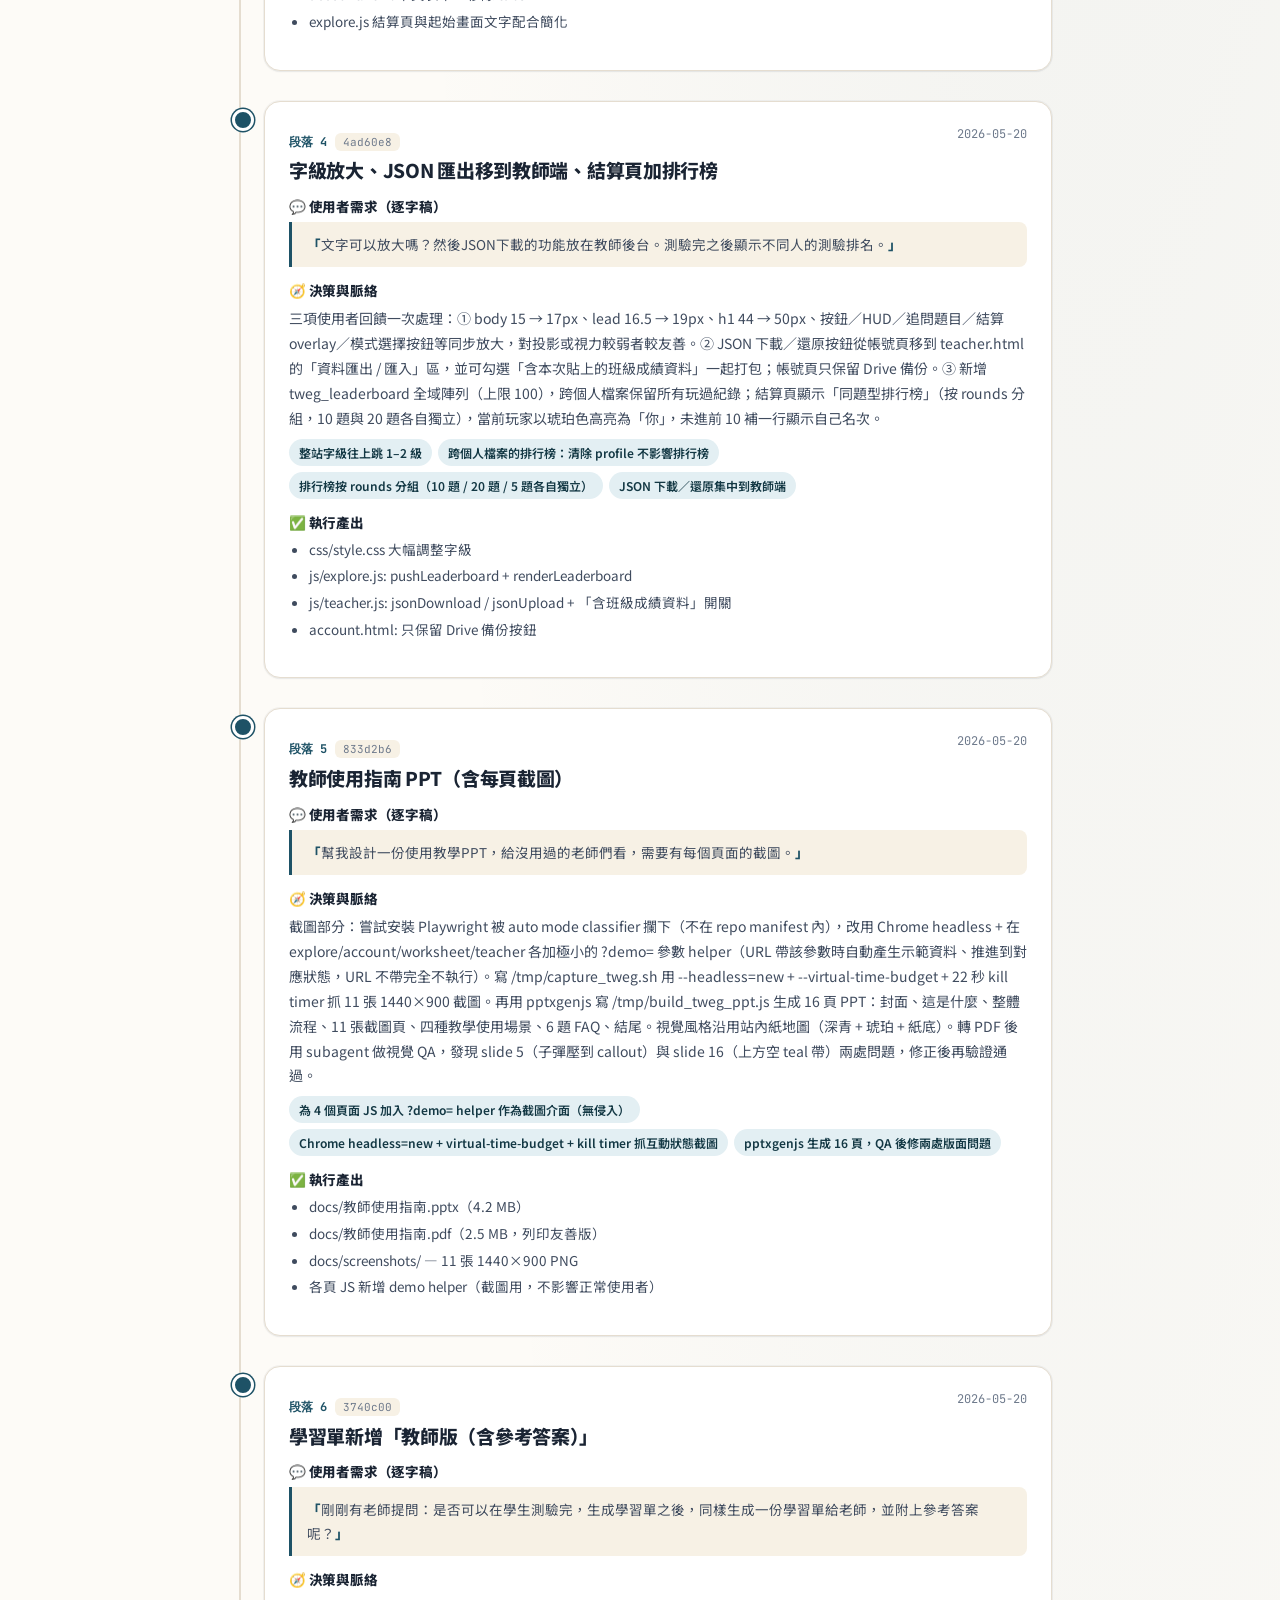
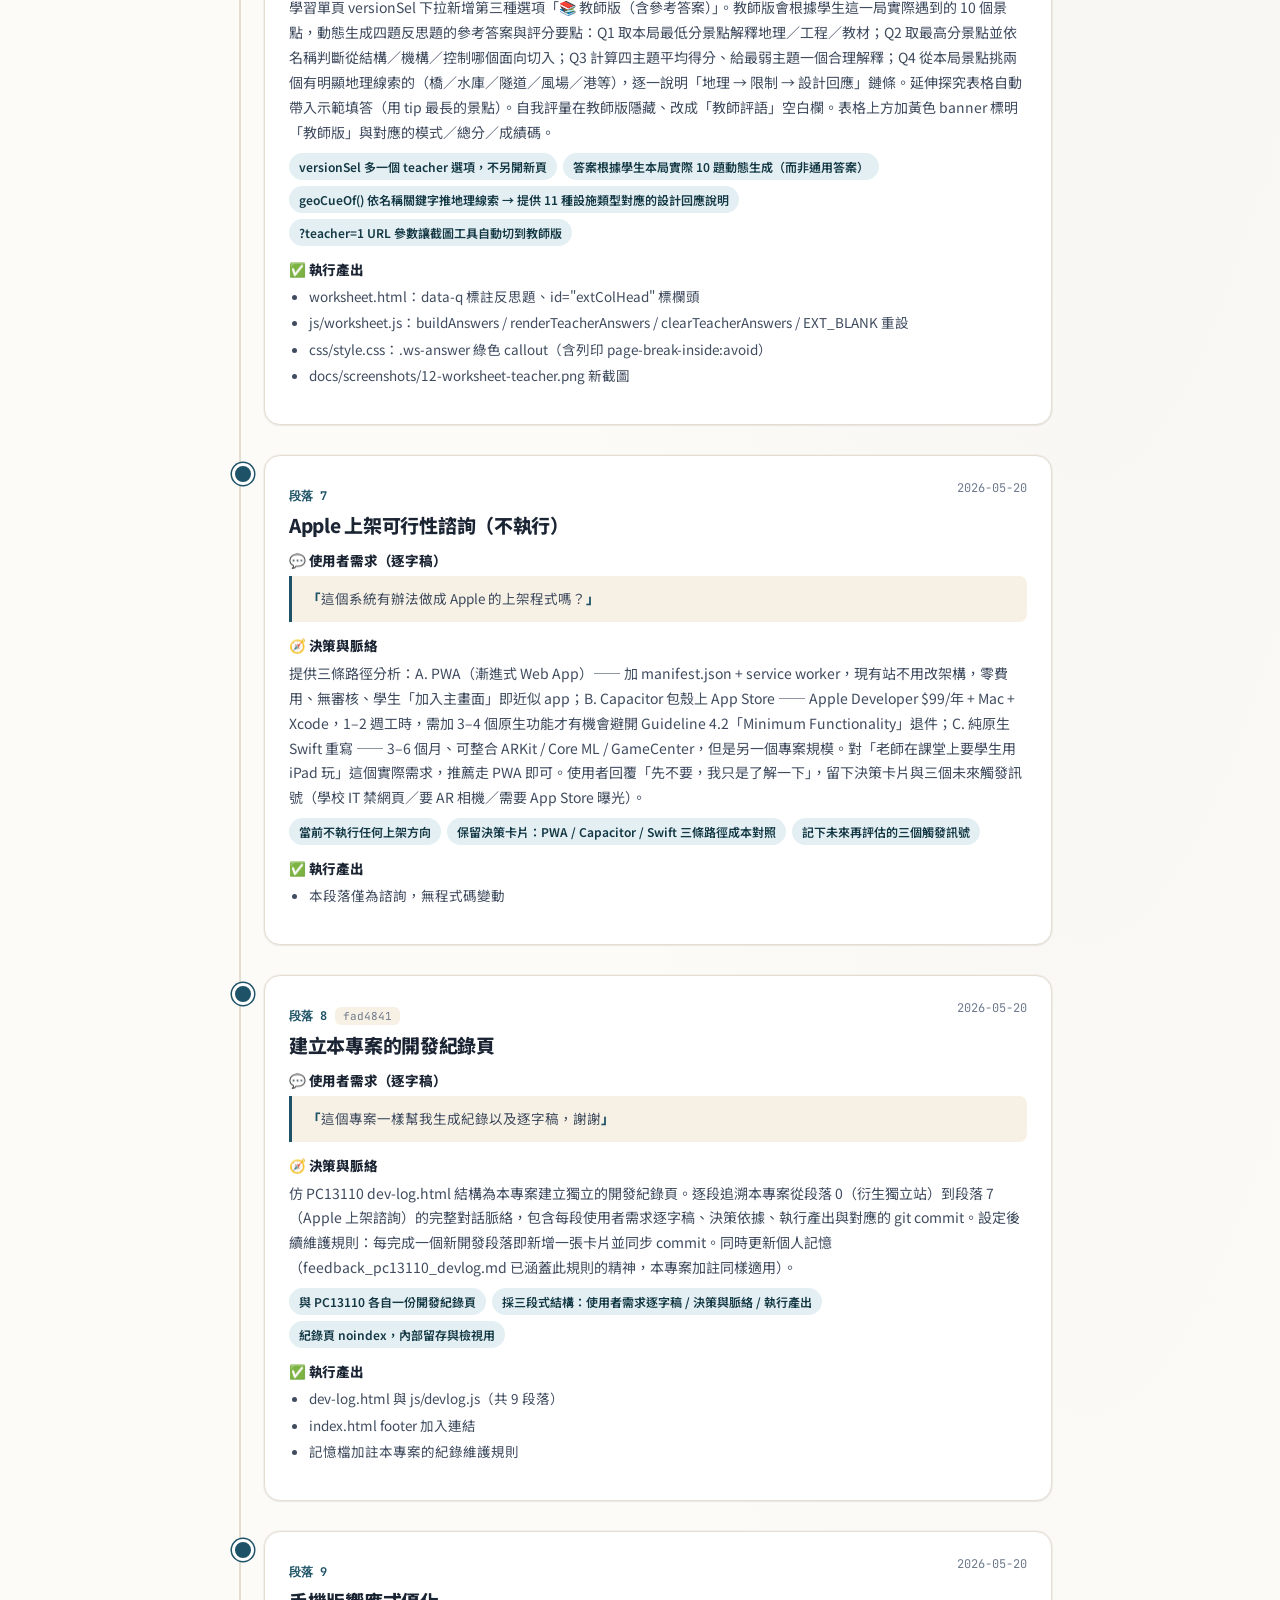
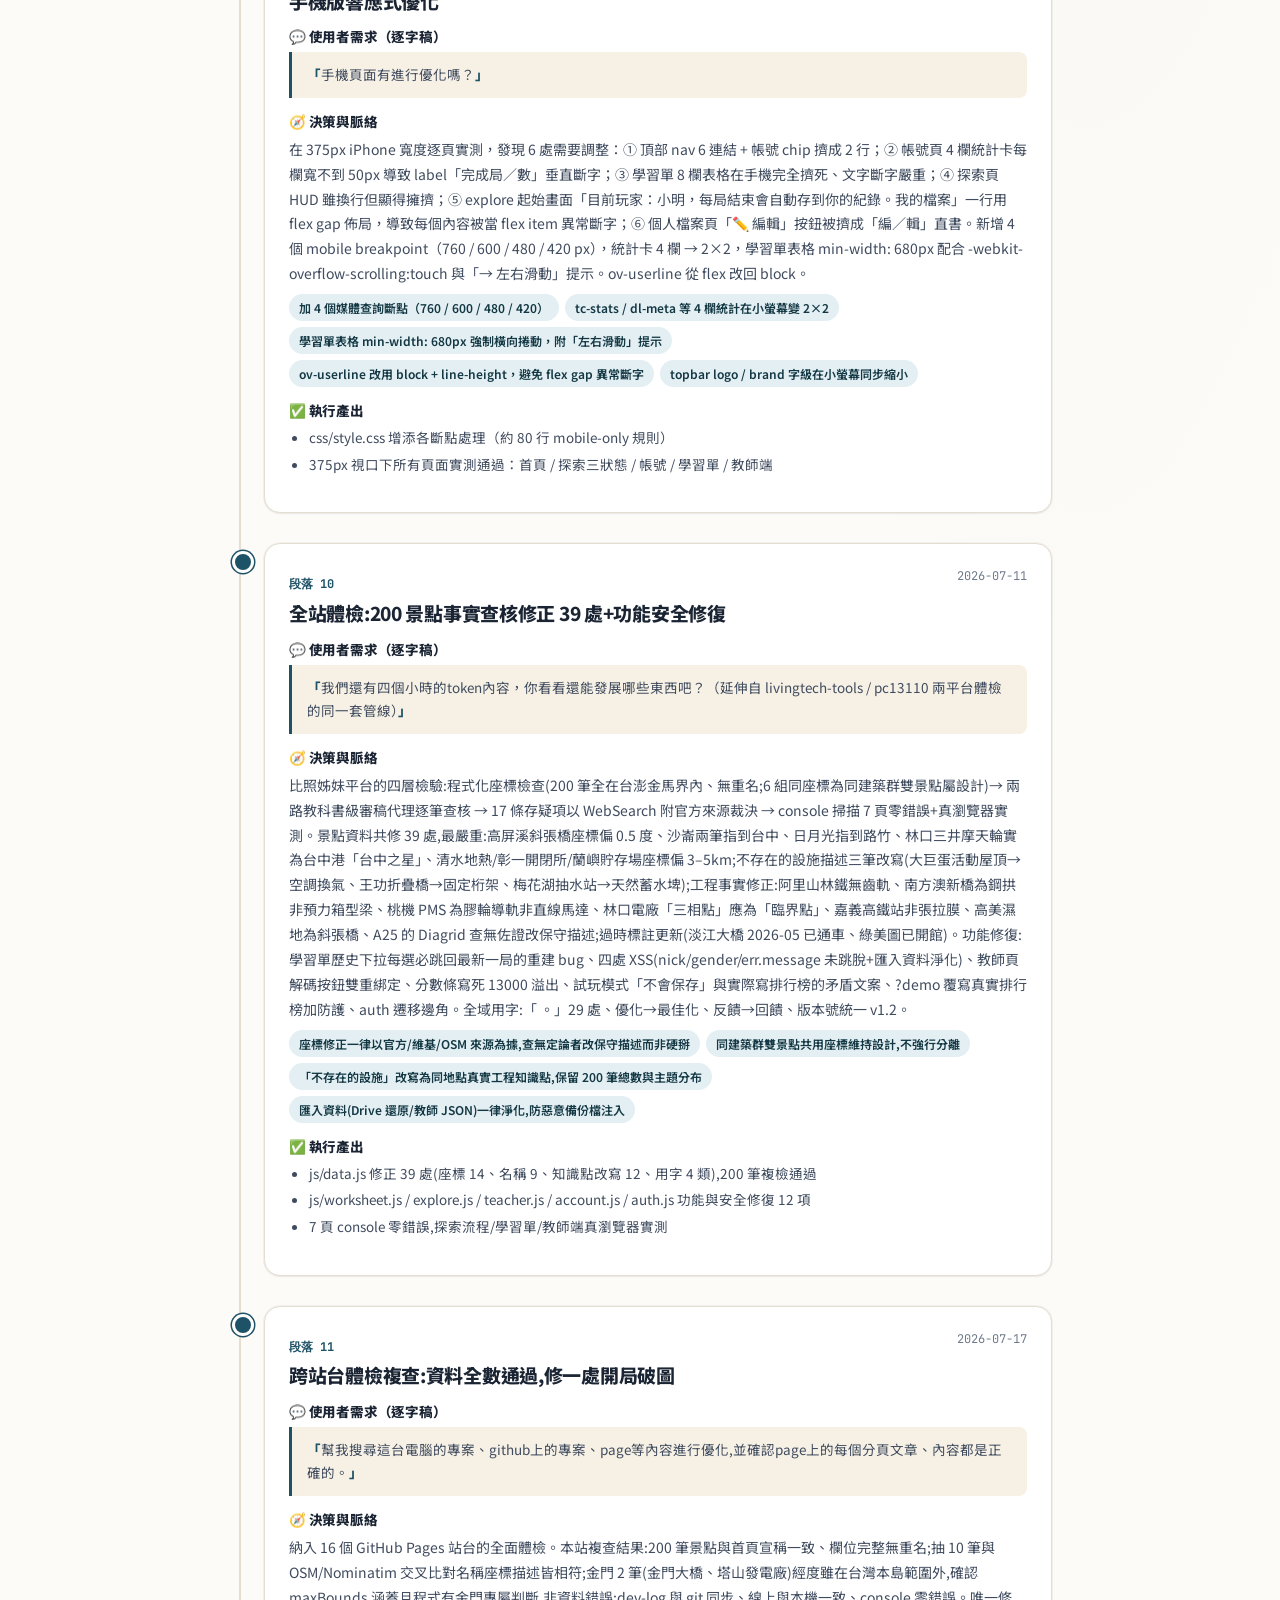
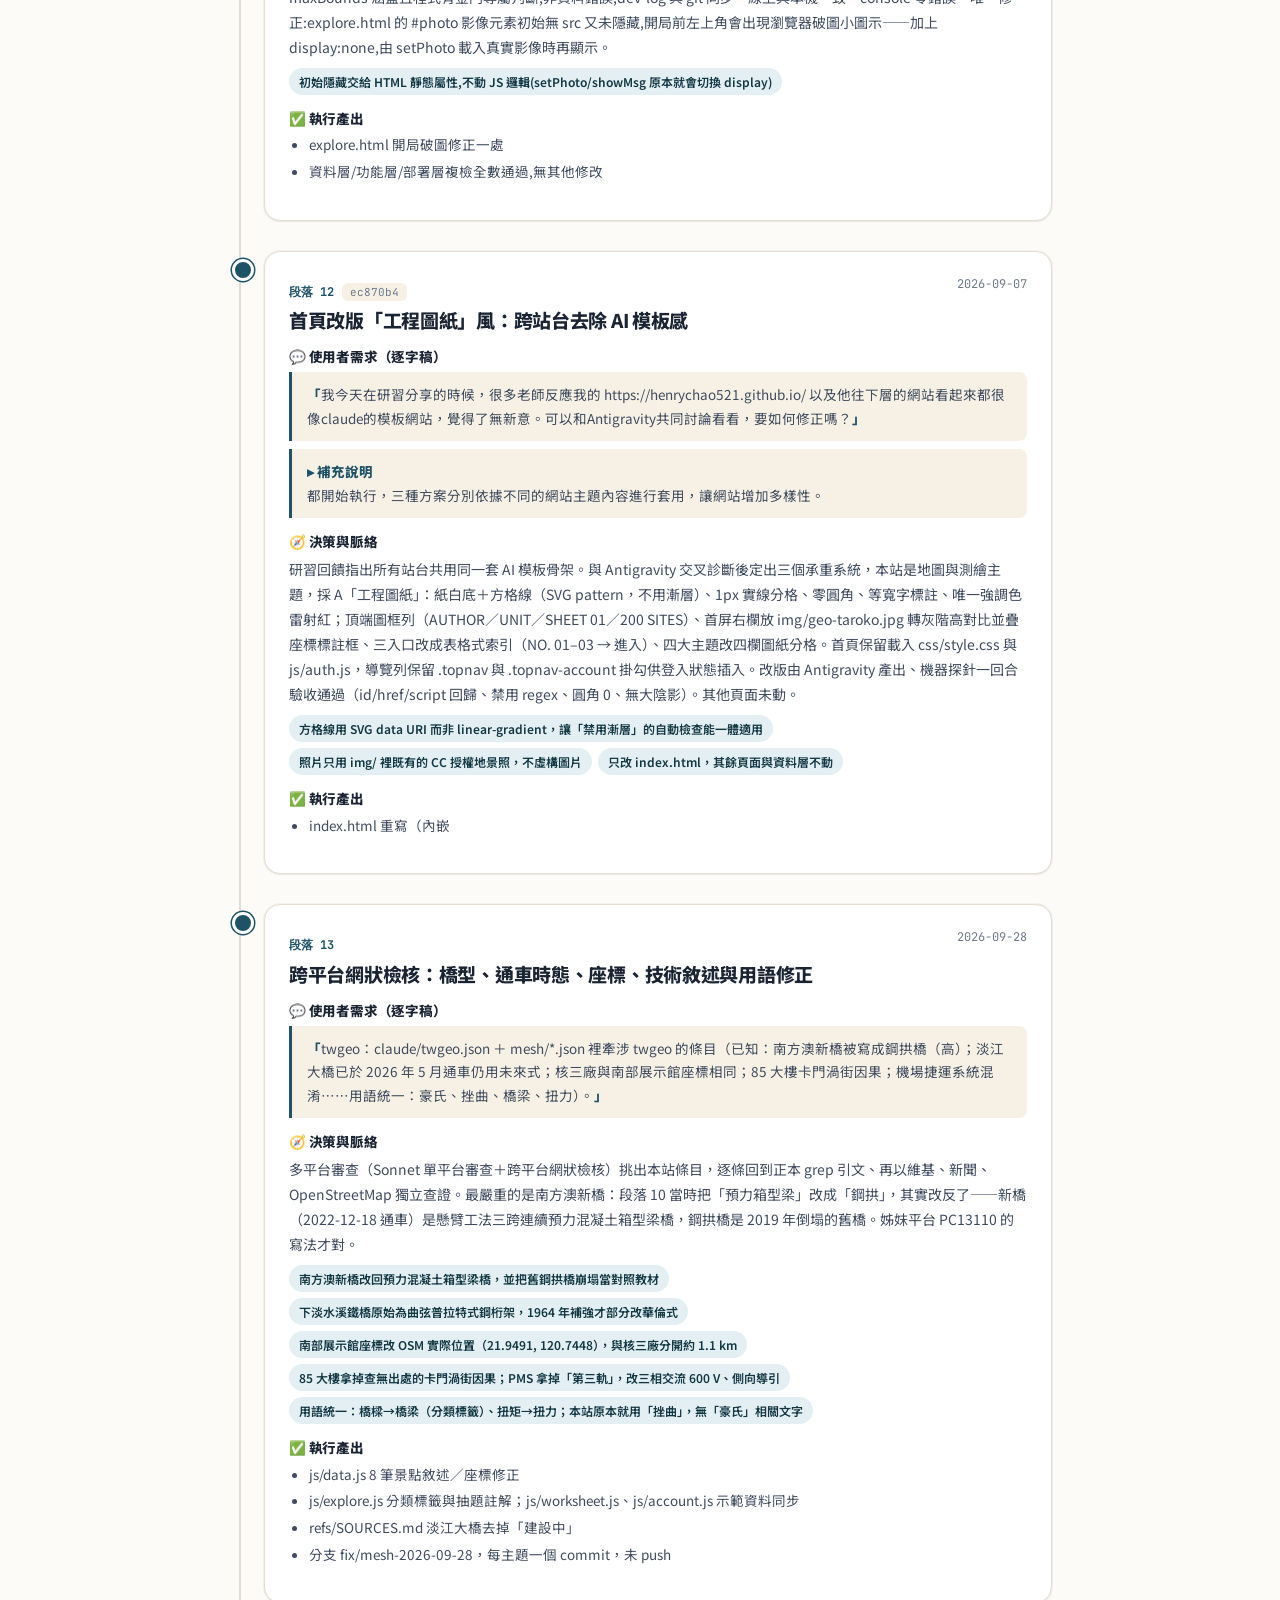
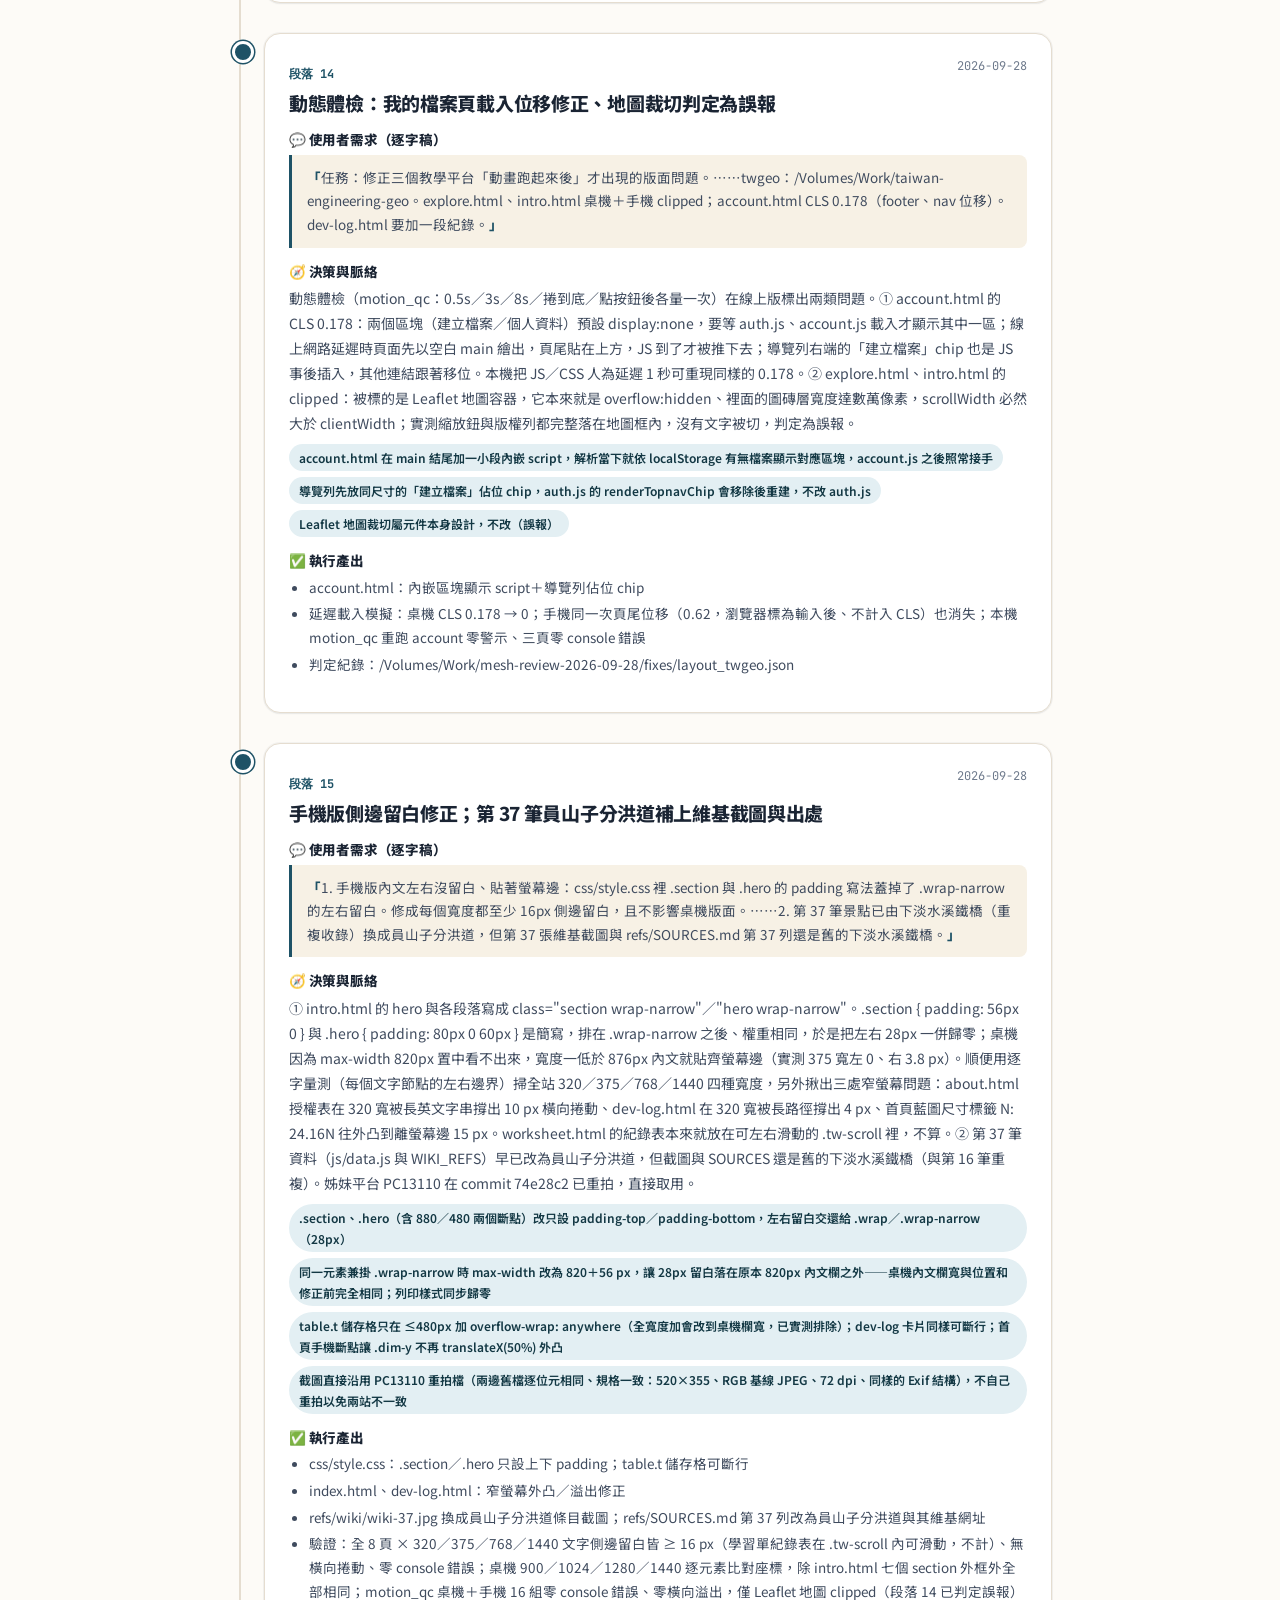
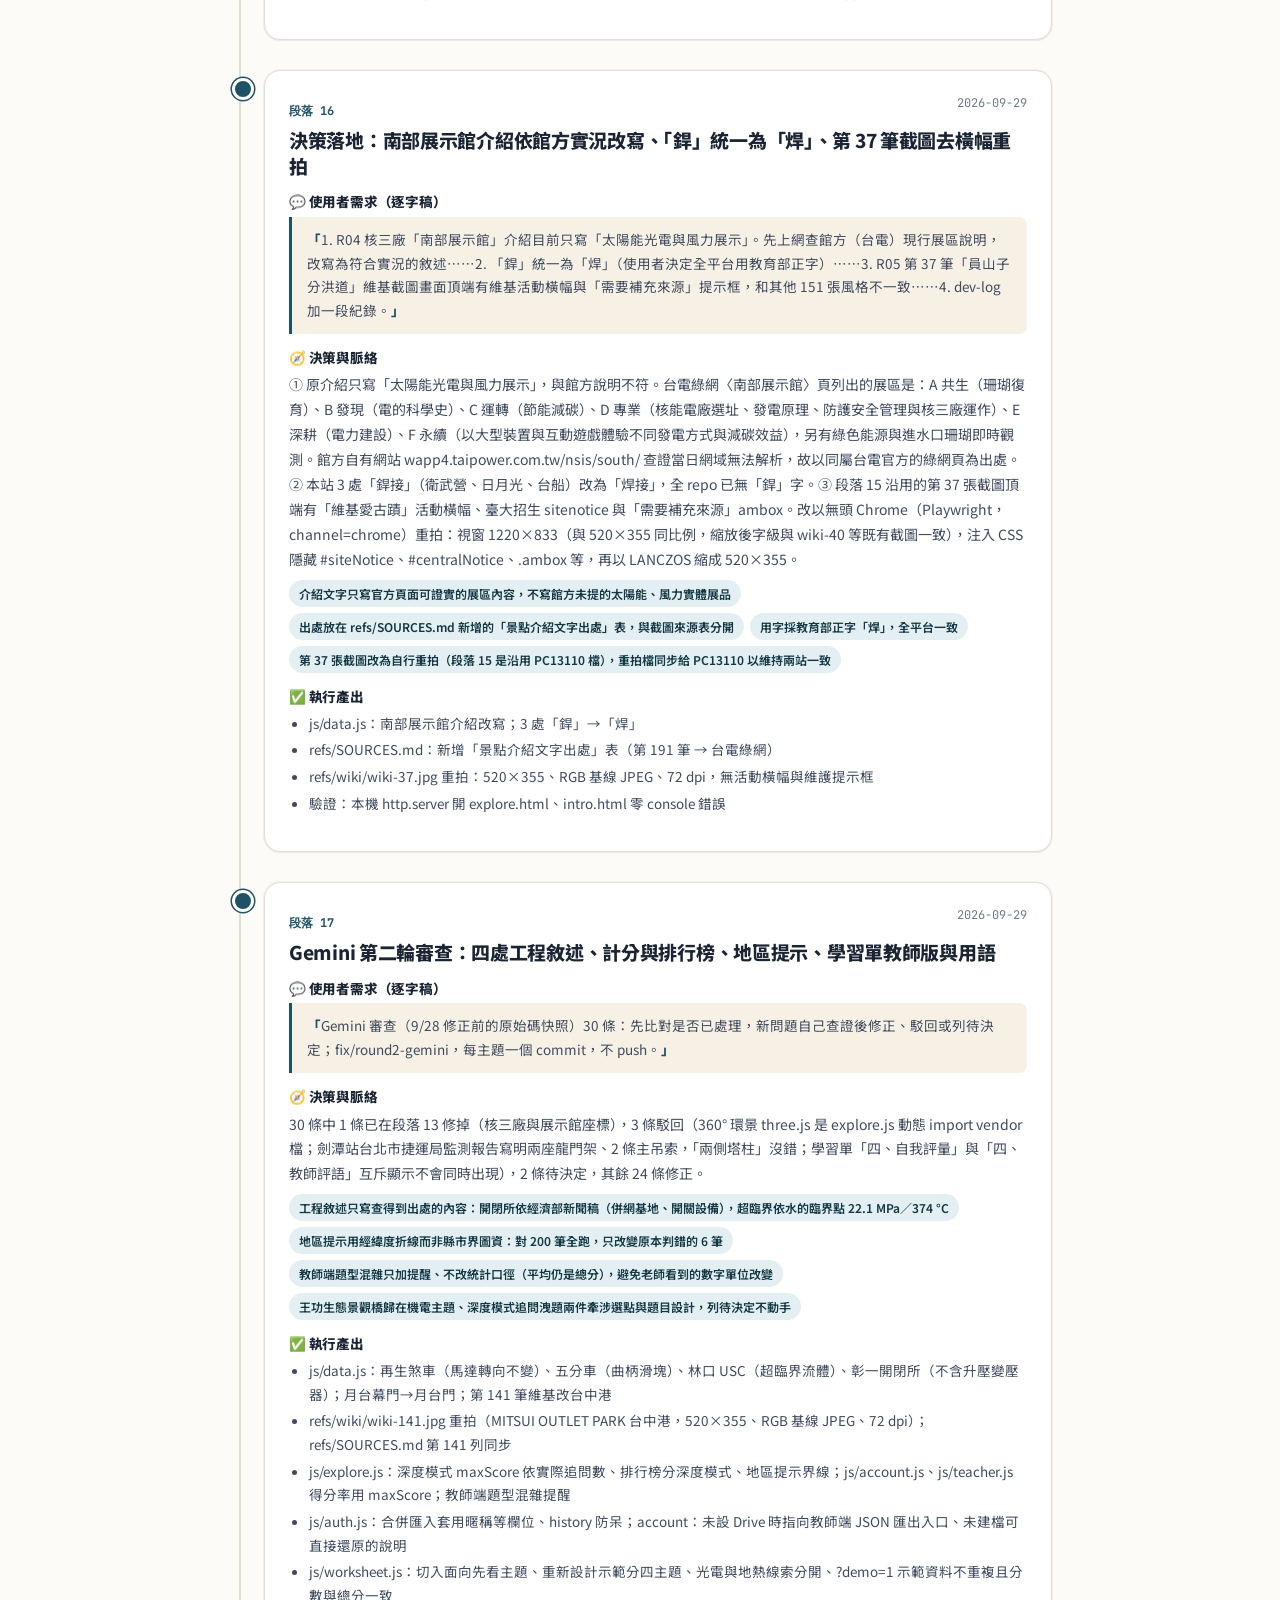
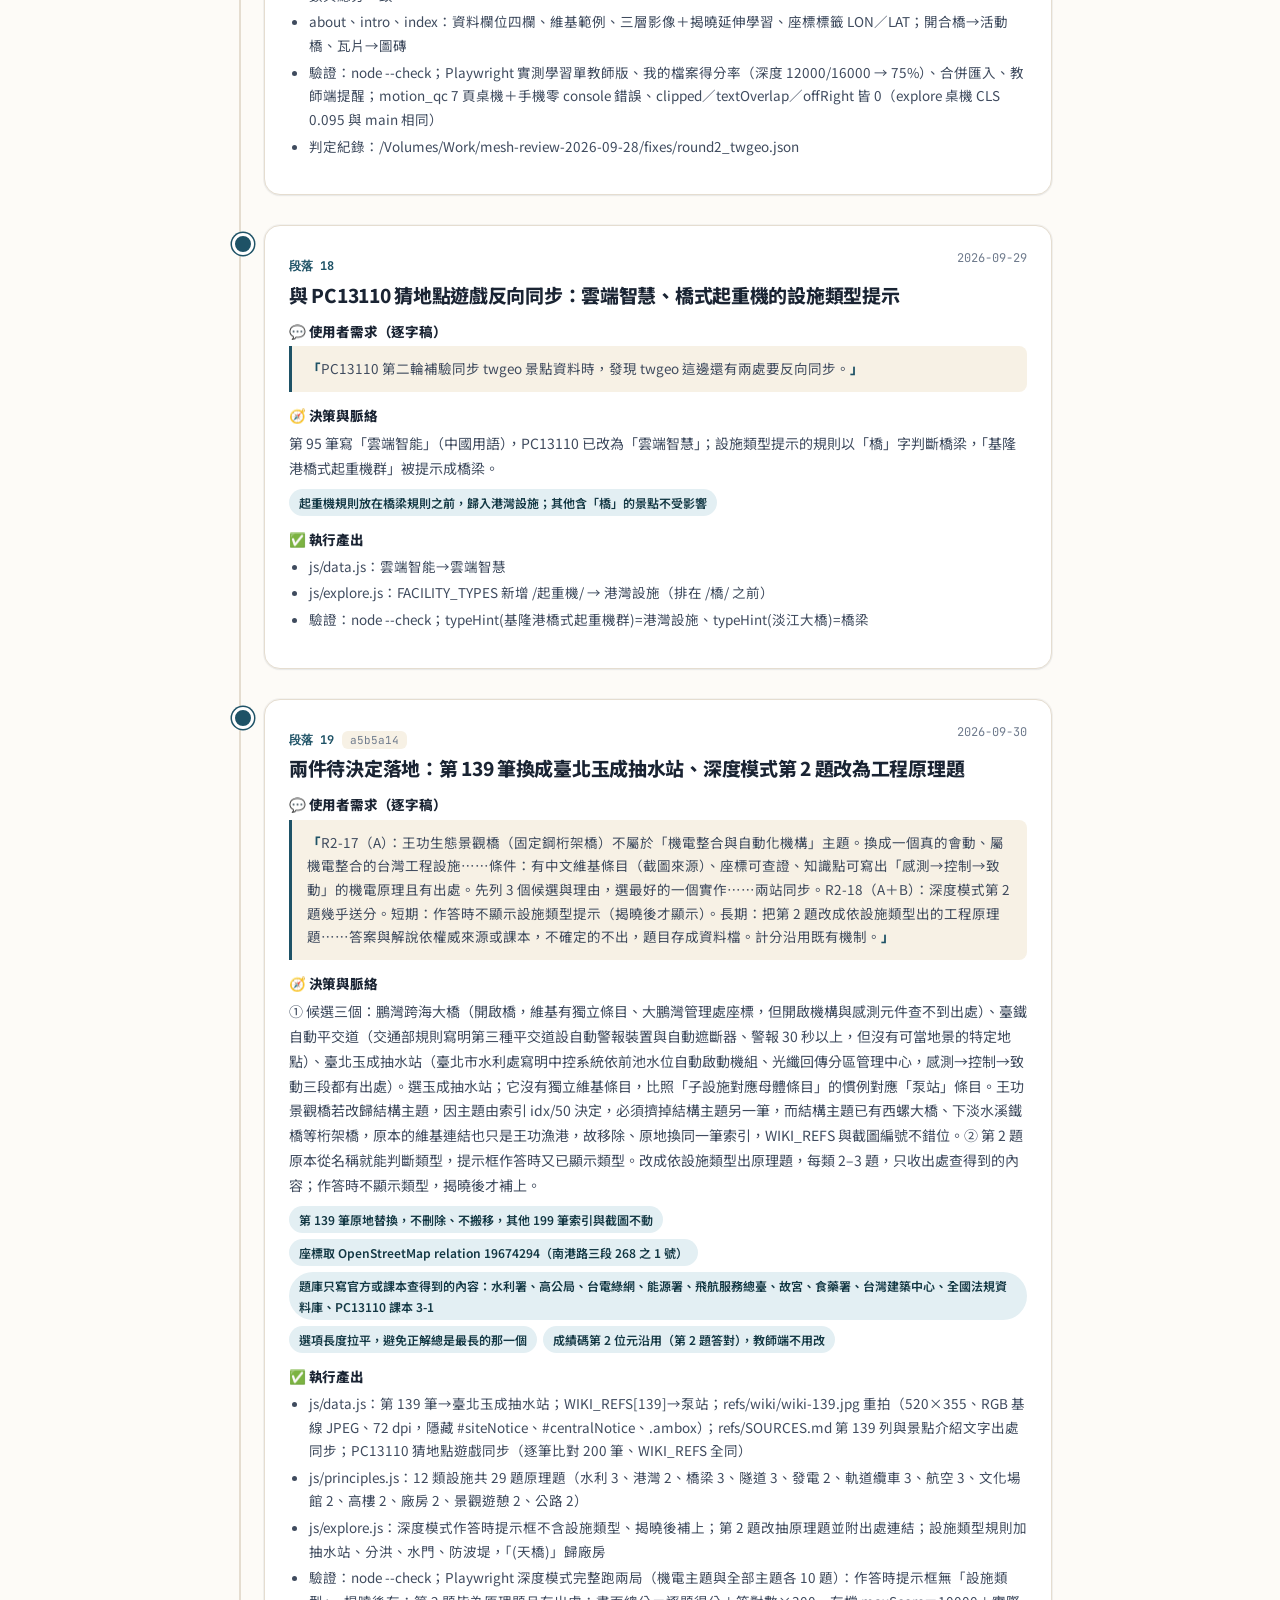
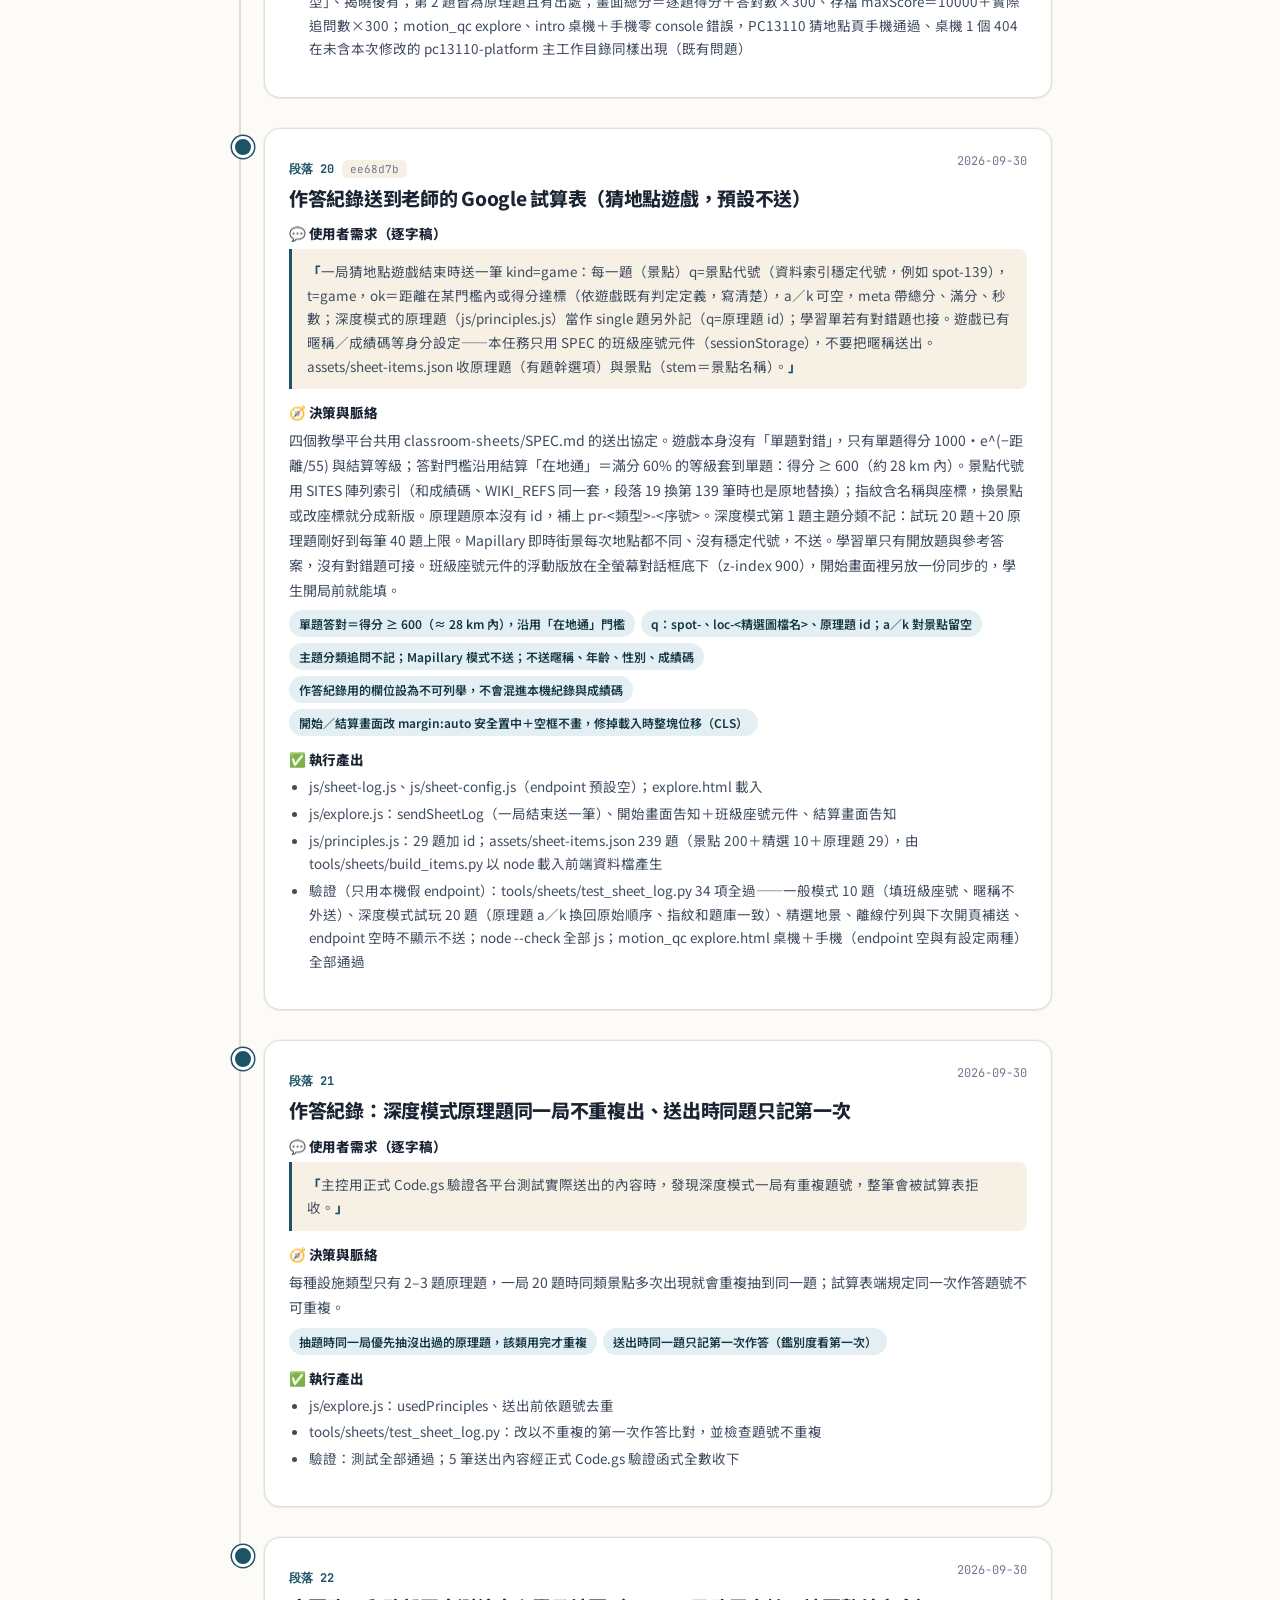
<file: dev-log.html>
<!DOCTYPE html>
<html lang="zh-Hant">
<head>
<meta charset="UTF-8">
<meta name="viewport" content="width=device-width, initial-scale=1.0">
<title>開發紀錄 ｜ 台灣工程地景探索</title>
<meta name="robots" content="noindex">
<link rel="preconnect" href="https://fonts.googleapis.com">
<link rel="preconnect" href="https://fonts.gstatic.com" crossorigin>
<link href="https://fonts.googleapis.com/css2?family=Noto+Sans+TC:wght@400;500;700;800;900&family=JetBrains+Mono:wght@400;700&display=swap" rel="stylesheet">
<link rel="stylesheet" href="css/style.css">
<link rel="icon" href="data:image/svg+xml,%3Csvg xmlns='http://www.w3.org/2000/svg' viewBox='0 0 100 100'%3E%3Ctext y='.9em' font-size='90'%3E📒%3C/text%3E%3C/svg%3E">
<style>
  body.devlog {
    background:
      radial-gradient(ellipse 60% 50% at 85% -5%, rgba(30,82,102,.08), transparent),
      var(--c-paper);
  }
  .dl-wrap { max-width: 880px; margin: 0 auto; padding: 0 28px 90px; }
  .dl-hero { padding: 56px 0 24px; }
  .dl-hero h1 { font-size: 42px; font-weight: 900; letter-spacing: -.025em; }
  .dl-hero h1 .grad {
    background: linear-gradient(120deg, var(--c-primary), var(--c-amber));
    -webkit-background-clip: text; background-clip: text; -webkit-text-fill-color: transparent;
  }
  .dl-hero p { font-size: 16px; color: var(--c-ink-soft); margin-top: 10px; line-height: 1.85; }

  .rule-box {
    background: linear-gradient(135deg, #FEF9C3, #fff);
    border: 1px solid #FDE68A; border-left: 4px solid #D97706;
    border-radius: var(--r); padding: 18px 22px; margin: 22px 0 32px;
  }
  .rule-box h3 { font-size: 16px; font-weight: 800; color: #92400E; margin-bottom: 8px; }
  .rule-box ol { margin: 6px 0 0 20px; }
  .rule-box li { font-size: 14px; color: var(--c-ink-soft); margin-bottom: 5px; }

  .dl-meta {
    display: grid; grid-template-columns: repeat(4, 1fr); gap: 12px; margin-bottom: 30px;
  }
  .dl-stat {
    background: #fff; border: 1px solid var(--c-line); border-radius: var(--r);
    padding: 16px; text-align: center;
  }
  .dl-stat .ds-n {
    font-size: 28px; font-weight: 900; color: var(--c-primary);
    font-family: var(--f-mono);
  }
  .dl-stat .ds-l {
    font-size: 12px; color: var(--c-muted); font-weight: 600; margin-top: 2px;
  }
  @media (max-width: 680px) { .dl-meta { grid-template-columns: repeat(2, 1fr); } }

  .timeline-h { font-size: 22px; font-weight: 900; margin: 8px 0 18px; color: var(--c-ink); }

  .log-phase { position: relative; padding-left: 36px; padding-bottom: 8px; }
  .log-phase::before {
    content: ''; position: absolute; left: 11px; top: 8px; bottom: -8px;
    width: 2px; background: var(--c-line);
  }
  .log-phase:last-child::before { display: none; }
  .log-phase::after {
    content: ''; position: absolute; left: 4px; top: 8px;
    width: 16px; height: 16px; border-radius: 50%;
    background: var(--c-primary);
    border: 3px solid #fff;
    box-shadow: 0 0 0 1.5px var(--c-primary);
  }

  .lp-card {
    overflow-wrap: anywhere; /* 長路徑／英文字串在窄螢幕斷行 */
    background: #fff;
    border: 1px solid var(--c-line);
    border-radius: var(--r-lg);
    padding: 22px 24px;
    margin-bottom: 22px;
    box-shadow: var(--sh-sm);
  }
  .lp-tag {
    font-family: var(--f-mono);
    font-size: 12px; font-weight: 700;
    color: var(--c-primary);
  }
  .lp-date {
    font-family: var(--f-mono);
    font-size: 12px; color: var(--c-muted); float: right;
  }
  .lp-commit {
    font-family: var(--f-mono);
    font-size: 11px;
    background: var(--c-paper-2); color: var(--c-muted);
    padding: 2px 8px; border-radius: 6px;
    margin-left: 8px;
  }
  .lp-card h3 { font-size: 19px; font-weight: 800; margin: 4px 0 14px; }
  .lp-sec { margin-bottom: 14px; }
  .lp-sec h4 {
    font-size: 13.5px; font-weight: 800;
    color: var(--c-ink); margin-bottom: 6px;
  }
  .lp-sec p { font-size: 14px; color: var(--c-ink-soft); line-height: 1.78; }
  .lp-sec ul { margin: 4px 0 0 20px; }
  .lp-sec li { font-size: 13.5px; color: var(--c-ink-soft); margin-bottom: 3px; }
  blockquote.verbatim {
    background: var(--c-paper-2);
    border-left: 3px solid var(--c-primary);
    border-radius: 0 8px 8px 0;
    padding: 11px 15px; margin: 0;
    font-size: 13.5px; color: var(--c-ink-soft); line-height: 1.75;
  }
  blockquote.verbatim .vq-mark { color: var(--c-primary); font-weight: 800; }
  .lp-decisions { display: flex; flex-wrap: wrap; gap: 6px; margin-top: 8px; }
  .lp-decisions span {
    font-size: 12px; font-weight: 600;
    background: var(--c-primary-l); color: var(--c-primary-d);
    padding: 3px 10px; border-radius: 999px;
  }
  @media (max-width: 680px) {
    .lp-date { float: none; display: block; margin-bottom: 4px; }
  }
</style>
</head>
<body class="devlog">

<header class="topbar">
  <div class="topbar-inner">
    <a class="brand" href="index.html">
      <div class="logo">📒</div>
      <div class="t">
        <div class="t-1">開發紀錄</div>
        <div class="t-2">TAIWAN · ENGINEERING · GEO</div>
      </div>
    </a>
    <nav class="topnav">
      <a href="index.html">← 回平台首頁</a>
    </nav>
  </div>
</header>

<main class="dl-wrap">
  <section class="dl-hero">
    <h1>開發紀錄與<span class="grad">發展脈絡</span></h1>
    <p>本頁逐段記錄「台灣工程地景探索」的開發歷程——保留每個段落的使用者需求逐字稿、決策脈絡與執行產出，作為專案的完整發展軌跡。</p>
  </section>

  <div class="rule-box">
    <h3>📌 紀錄維護規則</h3>
    <ol>
      <li><strong>逐段紀錄</strong>：專案每完成一個開發段落（一個明確的需求或里程碑），即在本頁「開發歷程」新增一張階段卡片。</li>
      <li><strong>三段式結構</strong>：每張卡片須含「💬 使用者需求（逐字稿）」「🧭 決策與脈絡」「✅ 執行產出」三部分。</li>
      <li><strong>逐字稿忠實保留</strong>：使用者需求以原文引用，不改寫，以保存真實的溝通脈絡。</li>
      <li><strong>同步版控</strong>：每次更新本頁後，連同該段落的程式碼一起 commit 並 push。</li>
    </ol>
  </div>

  <div class="dl-meta">
    <div class="dl-stat"><div class="ds-n" id="mPhase">0</div><div class="ds-l">開發段落</div></div>
    <div class="dl-stat"><div class="ds-n">200</div><div class="ds-l">工程地景</div></div>
    <div class="dl-stat"><div class="ds-n">6</div><div class="ds-l">站內頁面</div></div>
    <div class="dl-stat"><div class="ds-n" id="mCommits">0</div><div class="ds-l">commits</div></div>
  </div>

  <h2 class="timeline-h">📅 開發歷程</h2>
  <div id="timeline"></div>
</main>

<script src="js/devlog.js"></script>
</body>
</html>
</file>
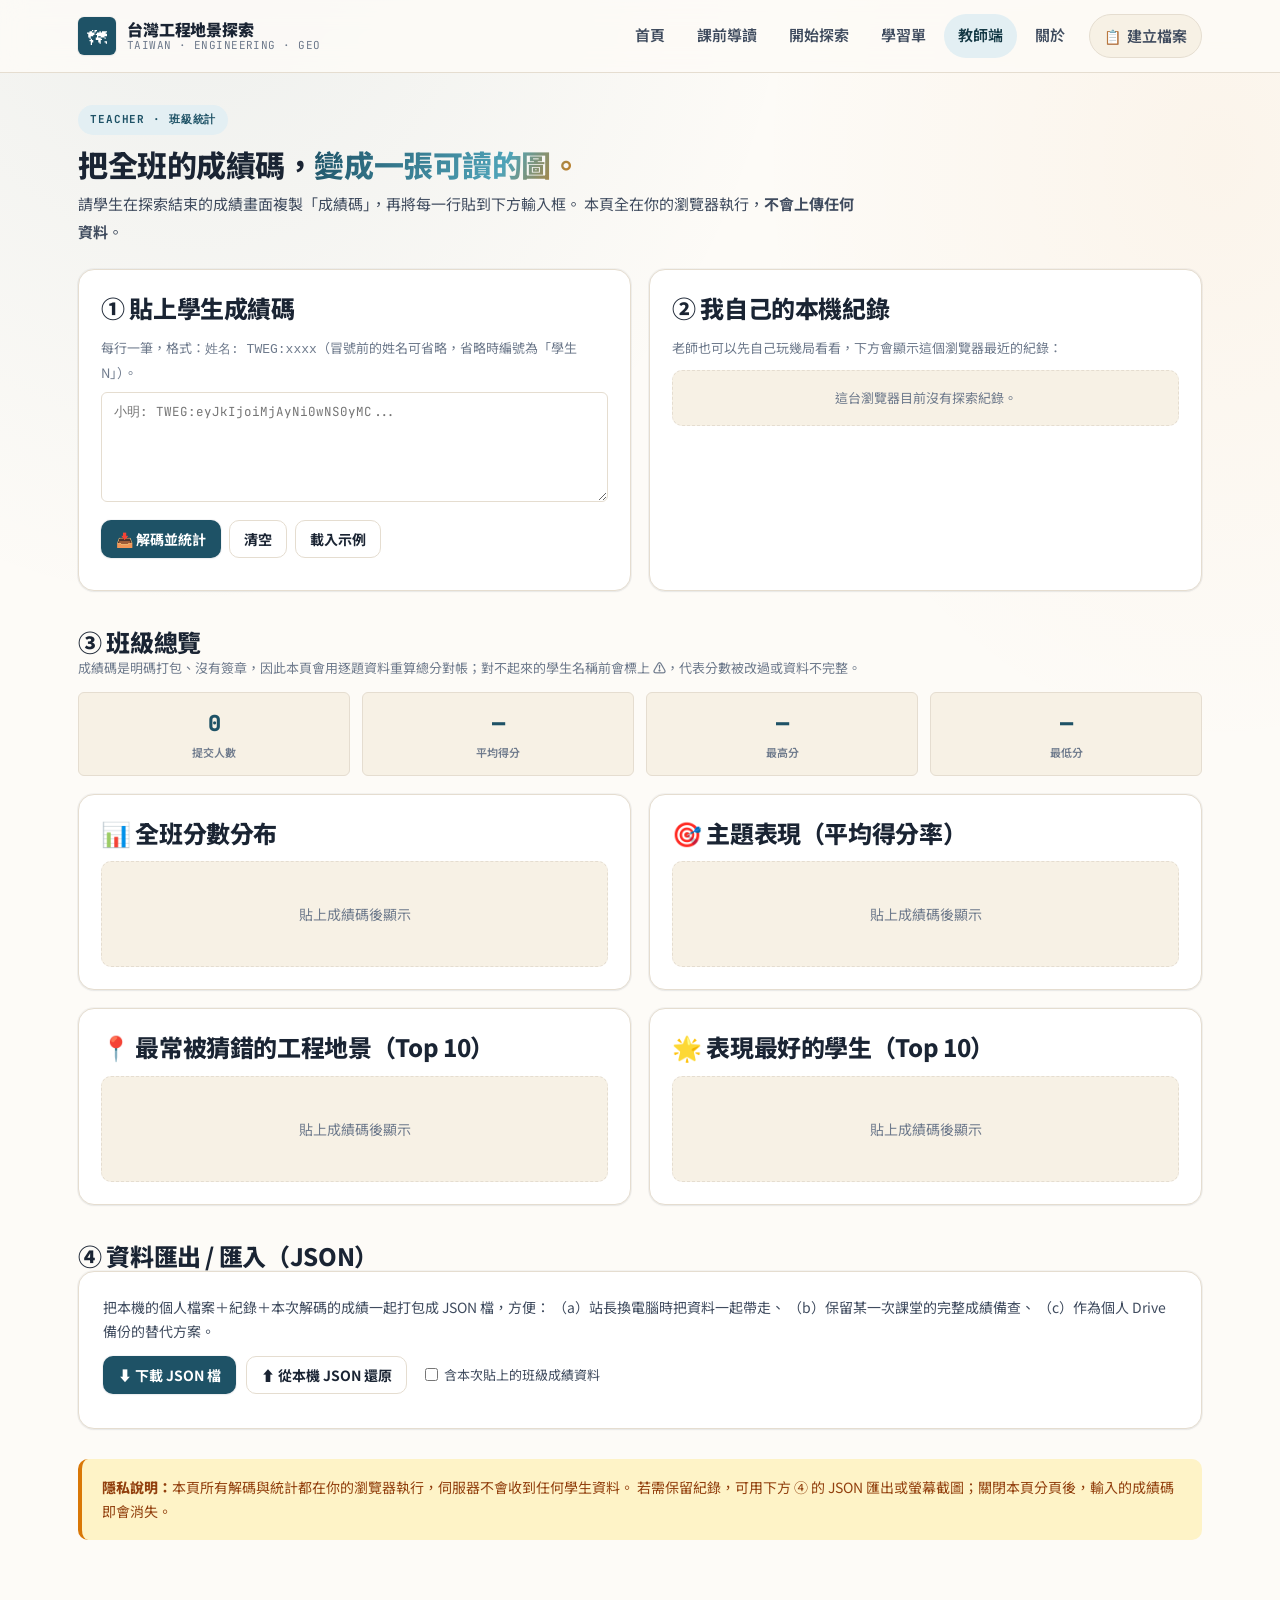
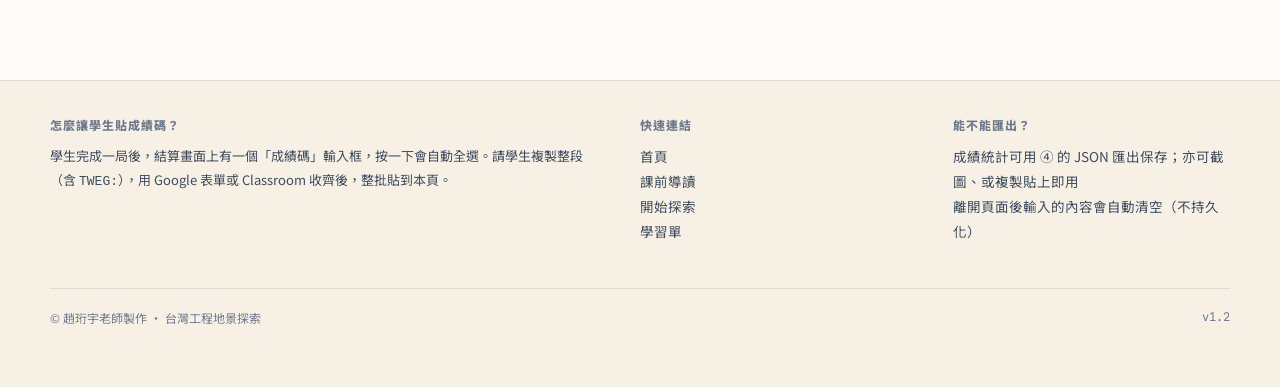
<file: teacher.html>
<!DOCTYPE html>
<html lang="zh-Hant">
<head>
<meta charset="UTF-8">
<meta name="viewport" content="width=device-width, initial-scale=1.0">
<title>教師端 ｜ 台灣工程地景探索</title>
<meta name="description" content="把學生貼上的成績碼解碼後，看到全班分數分布、最弱主題、最常被猜錯的工程地景。">
<link rel="preconnect" href="https://fonts.googleapis.com">
<link rel="preconnect" href="https://fonts.gstatic.com" crossorigin>
<link href="https://fonts.googleapis.com/css2?family=Noto+Sans+TC:wght@400;500;700;800;900&family=JetBrains+Mono:wght@400;700&display=swap" rel="stylesheet">
<link rel="stylesheet" href="css/style.css">
<link rel="icon" href="data:image/svg+xml,%3Csvg xmlns='http://www.w3.org/2000/svg' viewBox='0 0 100 100'%3E%3Ctext y='.9em' font-size='90'%3E📊%3C/text%3E%3C/svg%3E">
</head>
<body>

<header class="topbar">
  <div class="topbar-inner">
    <a class="brand" href="index.html">
      <div class="logo">🗺</div>
      <div class="t">
        <div class="t-1">台灣工程地景探索</div>
        <div class="t-2">TAIWAN · ENGINEERING · GEO</div>
      </div>
    </a>
    <nav class="topnav">
      <a href="index.html">首頁</a>
      <a href="intro.html">課前導讀</a>
      <a href="explore.html">開始探索</a>
      <a href="worksheet.html">學習單</a>
      <a href="teacher.html" class="active">教師端</a>
      <a href="about.html">關於</a>
    </nav>
  </div>
</header>

<main class="wrap" style="padding-top:28px;padding-bottom:60px">

  <span class="eyebrow">TEACHER · 班級統計</span>
  <h1 style="margin-top:12px;font-size:30px">把全班的成績碼，<span class="grad">變成一張可讀的圖。</span></h1>
  <p class="lead" style="margin-top:8px;font-size:15px;max-width:780px">
    請學生在探索結束的成績畫面複製「成績碼」，再將每一行貼到下方輸入框。
    本頁全在你的瀏覽器執行，<strong>不會上傳任何資料</strong>。
  </p>

  <div class="tc-grid" style="margin-top:24px">

    <div class="card tc-card tc-paste">
      <h3>① 貼上學生成績碼</h3>
      <p style="font-size:13px;color:var(--c-muted);margin-bottom:8px">
        每行一筆，格式：<code>姓名: TWEG:xxxx</code>（冒號前的姓名可省略，省略時編號為「學生N」）。
      </p>
      <textarea id="codeInput" placeholder="小明: TWEG:eyJkIjoiMjAyNi0wNS0yMC..."></textarea>
      <div style="margin-top:10px;display:flex;gap:8px;flex-wrap:wrap">
        <button class="btn btn-primary btn-sm" id="parseBtn">📥 解碼並統計</button>
        <button class="btn btn-ghost btn-sm" id="clearBtn">清空</button>
        <button class="btn btn-ghost btn-sm" id="demoBtn">載入示例</button>
      </div>
      <div id="parseMsg" style="margin-top:10px;font-size:13px"></div>
    </div>

    <div class="card tc-card">
      <h3>② 我自己的本機紀錄</h3>
      <p style="font-size:13px;color:var(--c-muted);margin-bottom:10px">老師也可以先自己玩幾局看看，下方會顯示這個瀏覽器最近的紀錄：</p>
      <div id="ownHistory"></div>
    </div>

  </div>

  <h2 style="margin-top:36px;font-size:24px">③ 班級總覽</h2>
<p class="muted" style="font-size:13px">成績碼是明碼打包、沒有簽章，因此本頁會用逐題資料重算總分對帳；對不起來的學生名稱前會標上 <b>⚠</b>，代表分數被改過或資料不完整。</p>

  <div class="tc-stats">
    <div class="tc-stat"><div class="n" id="stN">0</div><div class="l">提交人數</div></div>
    <div class="tc-stat"><div class="n" id="stAvg">—</div><div class="l">平均得分</div></div>
    <div class="tc-stat"><div class="n" id="stMax">—</div><div class="l">最高分</div></div>
    <div class="tc-stat"><div class="n" id="stMin">—</div><div class="l">最低分</div></div>
  </div>

  <div class="tc-grid">

    <div class="card tc-card">
      <h3>📊 全班分數分布</h3>
      <div id="scoreBars"><div class="tc-empty">貼上成績碼後顯示</div></div>
    </div>

    <div class="card tc-card">
      <h3>🎯 主題表現（平均得分率）</h3>
      <div id="themeBars"><div class="tc-empty">貼上成績碼後顯示</div></div>
    </div>

    <div class="card tc-card">
      <h3>📍 最常被猜錯的工程地景（Top 10）</h3>
      <div id="hardSites"><div class="tc-empty">貼上成績碼後顯示</div></div>
    </div>

    <div class="card tc-card">
      <h3>🌟 表現最好的學生（Top 10）</h3>
      <div id="topPlayers"><div class="tc-empty">貼上成績碼後顯示</div></div>
    </div>

  </div>

  <h2 style="margin-top:36px;font-size:24px">④ 資料匯出 / 匯入（JSON）</h2>
  <div class="card">
    <p style="font-size:14px;color:var(--c-ink-soft);line-height:1.7;margin-bottom:12px">
      把本機的個人檔案＋紀錄＋本次解碼的成績一起打包成 JSON 檔，方便：
      （a）站長換電腦時把資料一起帶走、
      （b）保留某一次課堂的完整成績備查、
      （c）作為個人 Drive 備份的替代方案。
    </p>
    <div style="display:flex;gap:10px;flex-wrap:wrap;align-items:center">
      <button class="btn btn-primary btn-sm" id="jsonDownload">⬇️ 下載 JSON 檔</button>
      <button class="btn btn-ghost btn-sm" id="jsonUpload">⬆️ 從本機 JSON 還原</button>
      <input type="file" id="jsonFileInput" accept="application/json,.json" style="display:none">
      <label style="font-size:13px;color:var(--c-ink-soft);display:flex;align-items:center;gap:6px;margin-left:8px">
        <input type="checkbox" id="includeClass">含本次貼上的班級成績資料
      </label>
    </div>
    <div id="jsonMsg" style="margin-top:10px;font-size:13px"></div>
  </div>

  <div class="callout amber" style="margin-top:30px">
    <strong>隱私說明：</strong>本頁所有解碼與統計都在你的瀏覽器執行，伺服器不會收到任何學生資料。
    若需保留紀錄，可用下方 ④ 的 JSON 匯出或螢幕截圖；關閉本頁分頁後，輸入的成績碼即會消失。
  </div>

</main>

<footer class="footer">
  <div class="footer-inner">
    <div>
      <h4>怎麼讓學生貼成績碼？</h4>
      <p style="font-size:13px">學生完成一局後，結算畫面上有一個「成績碼」輸入框，按一下會自動全選。請學生複製整段（含 <code>TWEG:</code>），用 Google 表單或 Classroom 收齊後，整批貼到本頁。</p>
    </div>
    <div>
      <h4>快速連結</h4>
      <ul>
        <li><a href="index.html">首頁</a></li>
        <li><a href="intro.html">課前導讀</a></li>
        <li><a href="explore.html">開始探索</a></li>
        <li><a href="worksheet.html">學習單</a></li>
      </ul>
    </div>
    <div>
      <h4>能不能匯出？</h4>
      <ul style="font-size:13px">
        <li>成績統計可用 ④ 的 JSON 匯出保存；亦可截圖、或複製貼上即用</li>
        <li>離開頁面後輸入的內容會自動清空（不持久化）</li>
      </ul>
    </div>
    <div class="copy">
      <span>© 趙珩宇老師製作 · 台灣工程地景探索</span>
      <span class="mono">v1.2</span>
    </div>
  </div>
</footer>

<script src="js/data.js"></script>
<script src="js/auth.js"></script>
<script src="js/teacher.js"></script>

</body>
</html>
</file>
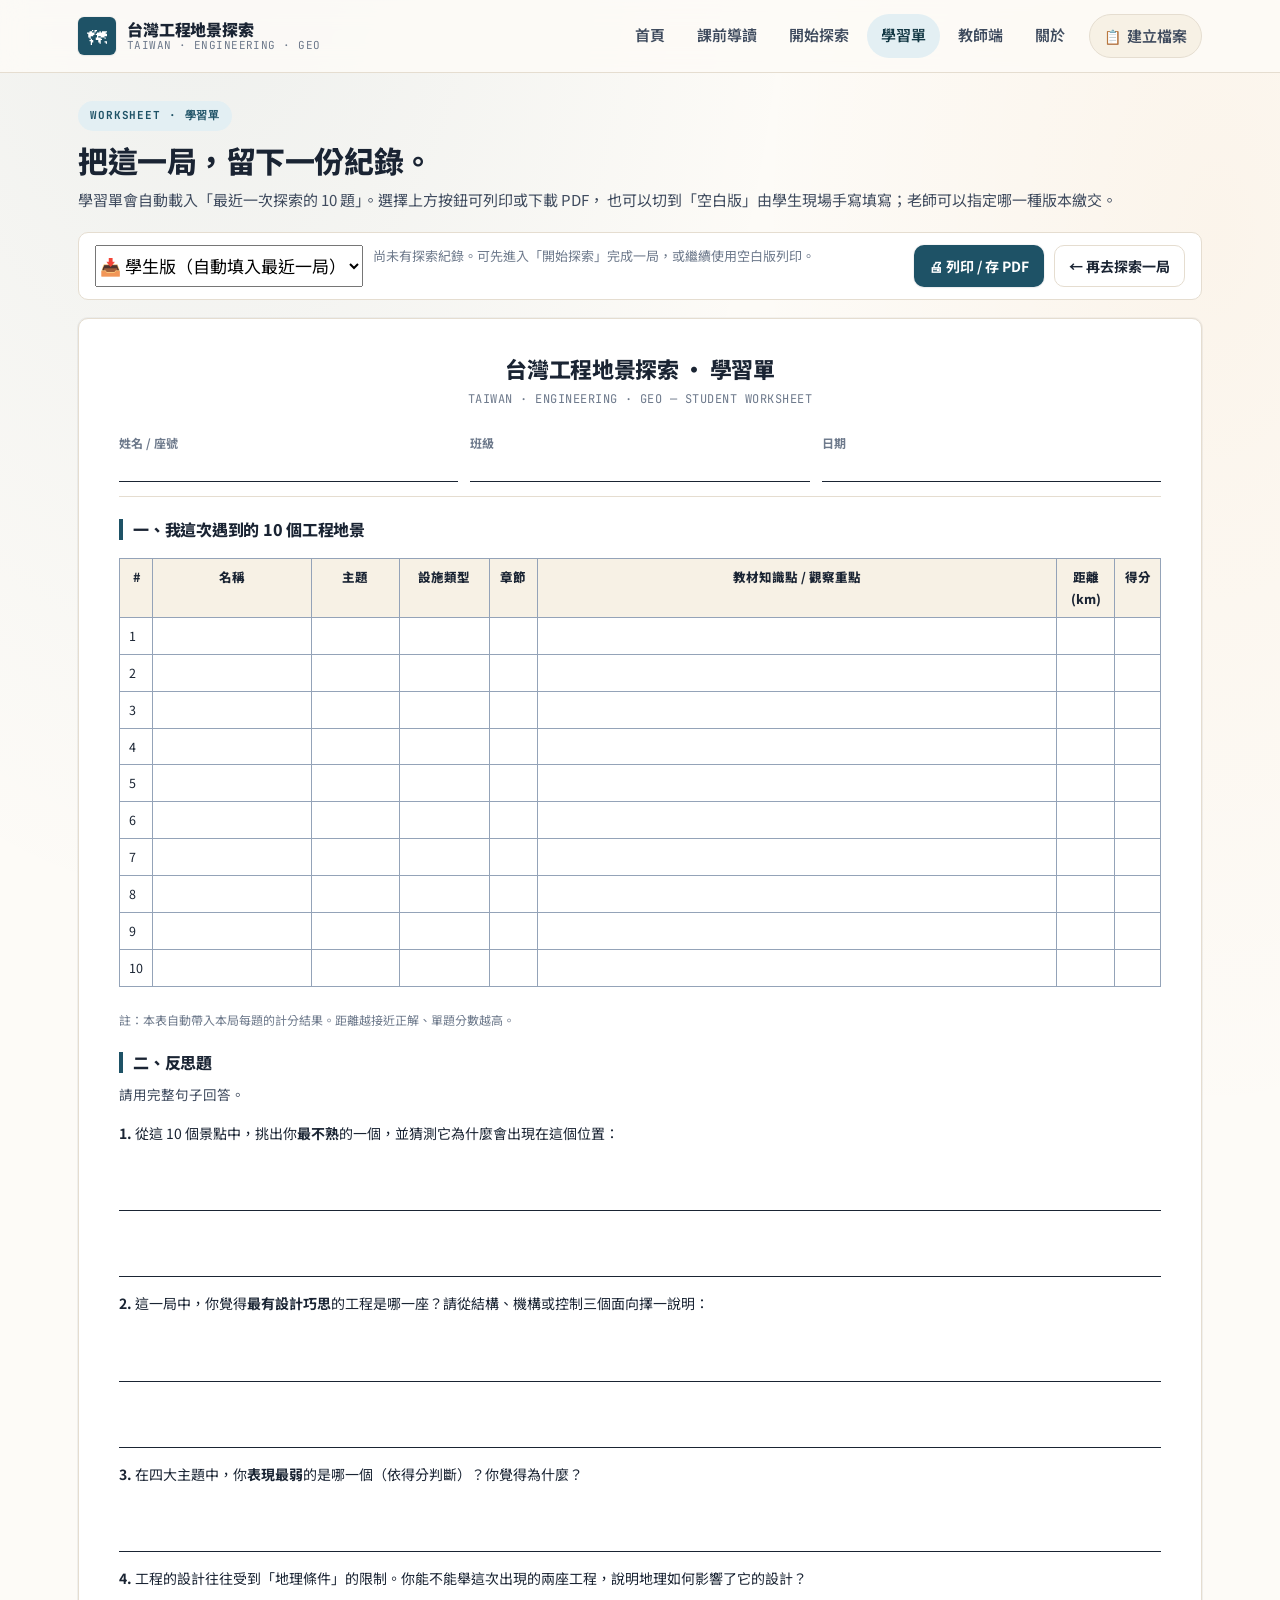
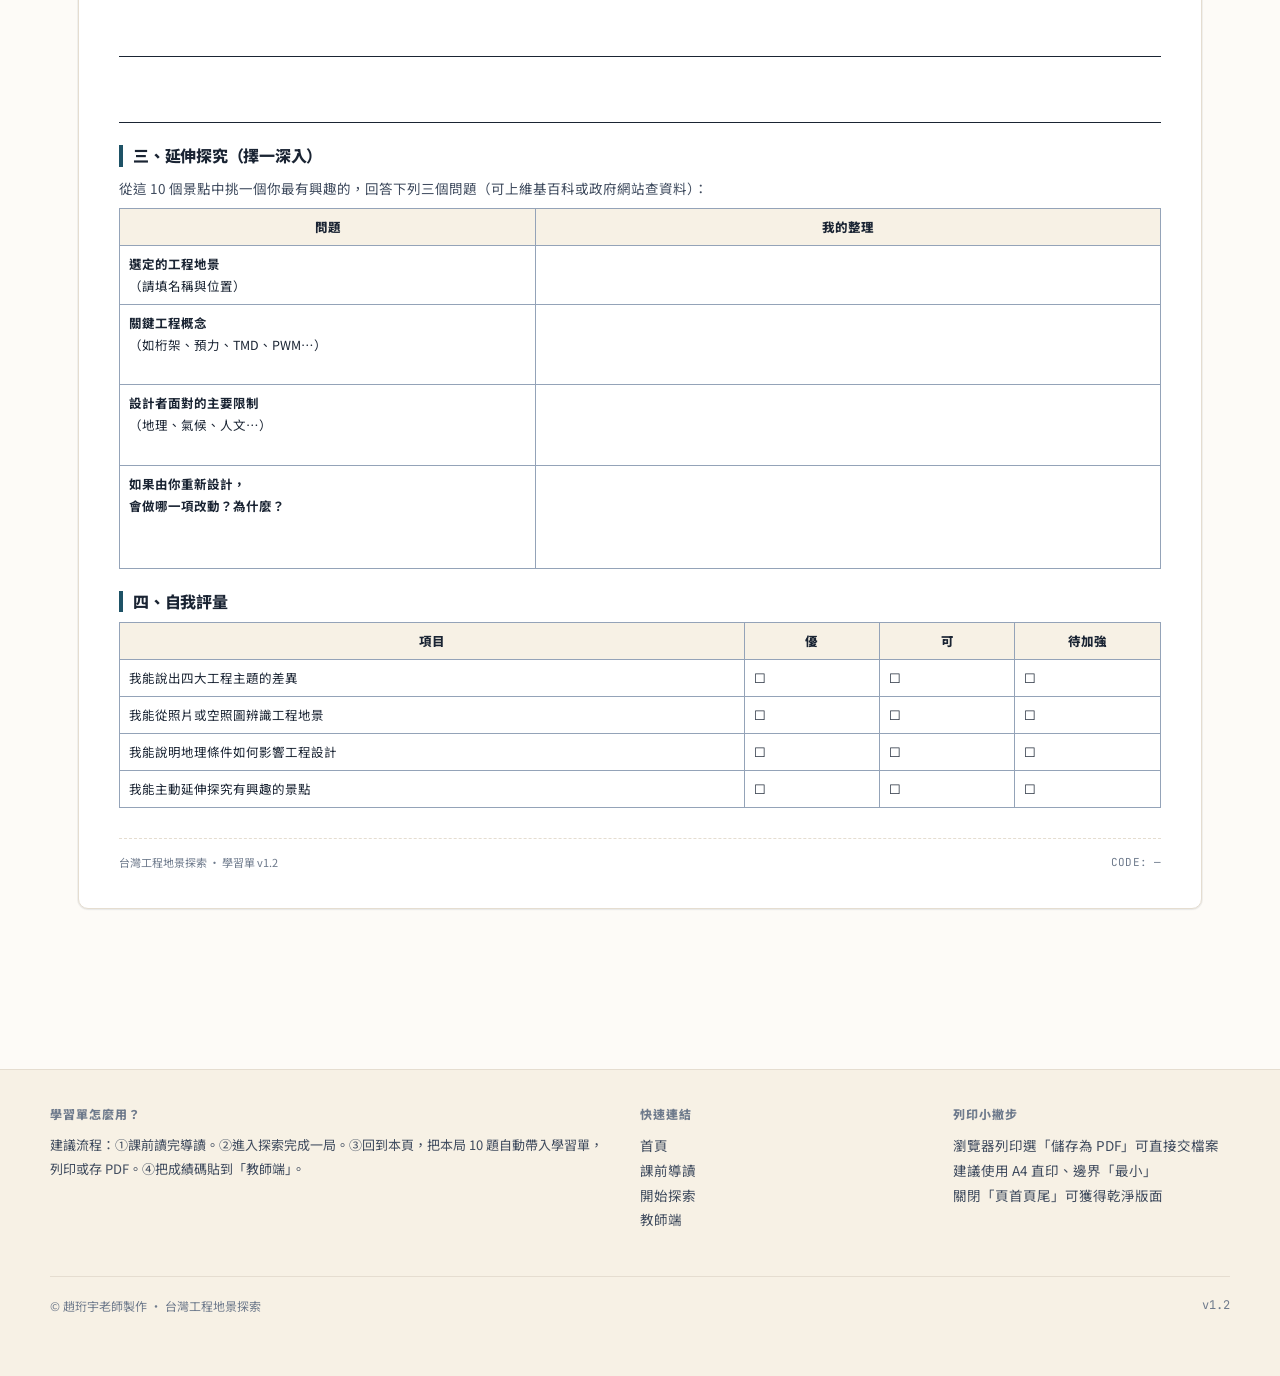
<file: worksheet.html>
<!DOCTYPE html>
<html lang="zh-Hant">
<head>
<meta charset="UTF-8">
<meta name="viewport" content="width=device-width, initial-scale=1.0">
<title>學習單 ｜ 台灣工程地景探索</title>
<meta name="description" content="探索結束後產出的可列印學習單：本局 10 個工程地景的紀錄表、反思題、延伸探究。">
<link rel="preconnect" href="https://fonts.googleapis.com">
<link rel="preconnect" href="https://fonts.gstatic.com" crossorigin>
<link href="https://fonts.googleapis.com/css2?family=Noto+Sans+TC:wght@400;500;700;800;900&family=JetBrains+Mono:wght@400;700&display=swap" rel="stylesheet">
<link rel="stylesheet" href="css/style.css">
<link rel="icon" href="data:image/svg+xml,%3Csvg xmlns='http://www.w3.org/2000/svg' viewBox='0 0 100 100'%3E%3Ctext y='.9em' font-size='90'%3E📝%3C/text%3E%3C/svg%3E">
</head>
<body>

<header class="topbar no-print">
  <div class="topbar-inner">
    <a class="brand" href="index.html">
      <div class="logo">🗺</div>
      <div class="t">
        <div class="t-1">台灣工程地景探索</div>
        <div class="t-2">TAIWAN · ENGINEERING · GEO</div>
      </div>
    </a>
    <nav class="topnav">
      <a href="index.html">首頁</a>
      <a href="intro.html">課前導讀</a>
      <a href="explore.html">開始探索</a>
      <a href="worksheet.html" class="active">學習單</a>
      <a href="teacher.html">教師端</a>
      <a href="about.html">關於</a>
    </nav>
  </div>
</header>

<main class="wrap" style="padding-top:24px;padding-bottom:60px">

  <div class="no-print" style="margin-bottom:18px">
    <span class="eyebrow">WORKSHEET · 學習單</span>
    <h1 style="margin-top:12px;font-size:30px">把這一局，留下一份紀錄。</h1>
    <p class="lead" style="margin-top:8px;font-size:15px">
      學習單會自動載入「最近一次探索的 10 題」。選擇上方按鈕可列印或下載 PDF，
      也可以切到「空白版」由學生現場手寫填寫；老師可以指定哪一種版本繳交。
    </p>
  </div>

  <div class="ws-actions no-print">
    <select id="versionSel">
      <option value="auto">📥 學生版（自動填入最近一局）</option>
      <option value="blank">📃 學生版（空白手寫）</option>
      <option value="teacher">📚 教師版（含參考答案）</option>
    </select>
    <select id="sessionSel" style="display:none"></select>
    <div class="info" id="wsInfo">尚未載入任何紀錄</div>
    <button class="btn btn-primary btn-sm" id="printBtn">🖨 列印 / 存 PDF</button>
    <a class="btn btn-ghost btn-sm" href="explore.html">← 再去探索一局</a>
  </div>

  <div class="ws-sheet" id="sheet">
    <h2>台灣工程地景探索 · 學習單</h2>
    <div class="ws-sub">TAIWAN · ENGINEERING · GEO — STUDENT WORKSHEET</div>

    <div class="ws-meta">
      <div class="f">
        <span class="lab">姓名 / 座號</span>
        <div class="line" id="metaName">&nbsp;</div>
      </div>
      <div class="f">
        <span class="lab">班級</span>
        <div class="line" id="metaClass">&nbsp;</div>
      </div>
      <div class="f">
        <span class="lab">日期</span>
        <div class="line" id="metaDate">&nbsp;</div>
      </div>
    </div>

    <h3>一、我這次遇到的 10 個工程地景</h3>
    <div class="tw-scroll">
      <table id="recTable">
        <thead>
          <tr>
            <th style="width:32px">#</th>
            <th>名稱</th>
            <th style="width:88px">主題</th>
            <th style="width:90px">設施類型</th>
            <th style="width:48px">章節</th>
            <th>教材知識點 / 觀察重點</th>
            <th style="width:58px">距離(km)</th>
            <th style="width:46px">得分</th>
          </tr>
        </thead>
        <tbody id="recBody"></tbody>
      </table>
    </div>
    <div style="font-size:12px;color:var(--c-muted);margin-top:6px">
      註：本表自動帶入本局每題的計分結果。距離越接近正解、單題分數越高。
    </div>

    <h3>二、反思題</h3>
    <p style="font-size:13.5px;color:var(--c-ink-soft);margin-bottom:8px">請用完整句子回答。</p>

    <div class="q-block" data-q="1">
      <p style="font-size:14px;margin:14px 0 4px"><b>1.</b> 從這 10 個景點中，挑出你<strong>最不熟</strong>的一個，並猜測它為什麼會出現在這個位置：</p>
      <div class="blank big"></div>
      <div class="blank big"></div>
    </div>

    <div class="q-block" data-q="2">
      <p style="font-size:14px;margin:14px 0 4px"><b>2.</b> 這一局中，你覺得<strong>最有設計巧思</strong>的工程是哪一座？請從結構、機構或控制三個面向擇一說明：</p>
      <div class="blank big"></div>
      <div class="blank big"></div>
    </div>

    <div class="q-block" data-q="3">
      <p style="font-size:14px;margin:14px 0 4px"><b>3.</b> 在四大主題中，你<strong>表現最弱</strong>的是哪一個（依得分判斷）？你覺得為什麼？</p>
      <div class="blank big"></div>
    </div>

    <div class="q-block" data-q="4">
      <p style="font-size:14px;margin:14px 0 4px"><b>4.</b> 工程的設計往往受到「地理條件」的限制。你能不能舉這次出現的兩座工程，說明地理如何影響了它的設計？</p>
      <div class="blank big"></div>
      <div class="blank big"></div>
    </div>

    <h3>三、延伸探究（擇一深入）</h3>
    <p style="font-size:13.5px;color:var(--c-ink-soft);margin-bottom:8px">從這 10 個景點中挑一個你最有興趣的，回答下列三個問題（可上維基百科或政府網站查資料）：</p>

    <table id="extTable">
      <thead>
        <tr><th style="width:40%">問題</th><th id="extColHead">我的整理</th></tr>
      </thead>
      <tbody>
        <tr>
          <td><b>選定的工程地景</b><br>（請填名稱與位置）</td>
          <td class="fill" data-ext="name">&nbsp;<br>&nbsp;</td>
        </tr>
        <tr>
          <td><b>關鍵工程概念</b><br>（如桁架、預力、TMD、PWM…）</td>
          <td class="fill" data-ext="concept">&nbsp;<br>&nbsp;<br>&nbsp;</td>
        </tr>
        <tr>
          <td><b>設計者面對的主要限制</b><br>（地理、氣候、人文…）</td>
          <td class="fill" data-ext="constraints">&nbsp;<br>&nbsp;<br>&nbsp;</td>
        </tr>
        <tr>
          <td><b>如果由你重新設計，<br>會做哪一項改動？為什麼？</b></td>
          <td class="fill" data-ext="redesign">&nbsp;<br>&nbsp;<br>&nbsp;<br>&nbsp;</td>
        </tr>
      </tbody>
    </table>

    <h3 id="hSelfAssess">四、自我評量</h3>
    <table id="selfAssessTable">
      <thead>
        <tr><th style="width:60%">項目</th><th style="width:13%">優</th><th style="width:13%">可</th><th style="width:14%">待加強</th></tr>
      </thead>
      <tbody>
        <tr><td>我能說出四大工程主題的差異</td><td>☐</td><td>☐</td><td>☐</td></tr>
        <tr><td>我能從照片或空照圖辨識工程地景</td><td>☐</td><td>☐</td><td>☐</td></tr>
        <tr><td>我能說明地理條件如何影響工程設計</td><td>☐</td><td>☐</td><td>☐</td></tr>
        <tr><td>我能主動延伸探究有興趣的景點</td><td>☐</td><td>☐</td><td>☐</td></tr>
      </tbody>
    </table>
    <div id="teacherCommentBlock" style="display:none">
      <h3>四、教師評語</h3>
      <div class="blank big" style="min-height:55px"></div>
      <div class="blank big" style="min-height:55px"></div>
    </div>

    <div class="ws-footer">
      <span>台灣工程地景探索 · 學習單 v1.2</span>
      <span class="mono" id="codeStamp">CODE: —</span>
    </div>
  </div>

</main>

<footer class="footer no-print">
  <div class="footer-inner">
    <div>
      <h4>學習單怎麼用？</h4>
      <p style="font-size:13px">建議流程：①課前讀完導讀。②進入探索完成一局。③回到本頁，把本局 10 題自動帶入學習單，列印或存 PDF。④把成績碼貼到「教師端」。</p>
    </div>
    <div>
      <h4>快速連結</h4>
      <ul>
        <li><a href="index.html">首頁</a></li>
        <li><a href="intro.html">課前導讀</a></li>
        <li><a href="explore.html">開始探索</a></li>
        <li><a href="teacher.html">教師端</a></li>
      </ul>
    </div>
    <div>
      <h4>列印小撇步</h4>
      <ul style="font-size:13px">
        <li>瀏覽器列印選「儲存為 PDF」可直接交檔案</li>
        <li>建議使用 A4 直印、邊界「最小」</li>
        <li>關閉「頁首頁尾」可獲得乾淨版面</li>
      </ul>
    </div>
    <div class="copy">
      <span>© 趙珩宇老師製作 · 台灣工程地景探索</span>
      <span class="mono">v1.2</span>
    </div>
  </div>
</footer>

<script src="js/data.js"></script>
<script src="js/auth.js"></script>
<script src="js/worksheet.js"></script>

</body>
</html>
</file>
<file: css/style.css>
/* ============================================================
 * 台灣工程地景探索 — 全站樣式
 * 設計主軸：紙地圖（topographic）風格、米色紙底＋深青／琥珀雙色點綴
 * ============================================================ */

:root {
  --c-ink:        #1A2433;
  --c-ink-soft:   #3F4B5E;
  --c-muted:      #6E7A8C;
  --c-line:       #E5DDD0;
  --c-line-soft:  #F0EADD;
  --c-paper:      #FDFBF7;
  --c-paper-2:    #F7F1E5;
  --c-card:       #FFFFFF;
  --c-primary:    #1E5266;
  --c-primary-d:  #133844;
  --c-primary-l:  #E3EFF3;
  --c-amber:      #D97706;
  --c-amber-l:    #FEF3C7;
  --c-green:      #15803D;
  --c-green-l:    #DCFCE7;
  --c-red:        #B91C1C;
  --c-red-l:      #FEE2E2;

  --r-sm: 6px;
  --r:    10px;
  --r-lg: 16px;

  --sh-sm: 0 1px 2px rgba(20,30,50,.05), 0 0 0 1px rgba(20,30,50,.04);
  --sh:    0 4px 16px rgba(20,30,50,.08), 0 0 0 1px rgba(20,30,50,.04);
  --sh-lg: 0 18px 40px -12px rgba(20,30,50,.18), 0 0 0 1px rgba(20,30,50,.05);

  --f-sans: "Noto Sans TC", "Noto Sans", -apple-system, "PingFang TC", "Microsoft JhengHei", sans-serif;
  --f-mono: "JetBrains Mono", "SF Mono", Menlo, Consolas, monospace;
}

* { box-sizing: border-box; margin: 0; padding: 0; }
html { -webkit-text-size-adjust: 100%; }
body {
  font-family: var(--f-sans);
  font-size: 17px;
  line-height: 1.75;
  color: var(--c-ink);
  background:
    radial-gradient(ellipse 80% 60% at 15% -5%, rgba(30,82,102,.07), transparent 60%),
    radial-gradient(ellipse 60% 50% at 95% 8%, rgba(217,119,6,.05), transparent 60%),
    var(--c-paper);
  min-height: 100vh;
  -webkit-font-smoothing: antialiased;
}
img { max-width: 100%; display: block; }
a { color: var(--c-primary); text-decoration: none; }
a:hover { color: var(--c-primary-d); }
button { font-family: inherit; cursor: pointer; }
input, textarea, select { font-family: inherit; font-size: inherit; }

.mono { font-family: var(--f-mono); letter-spacing: .01em; }

/* ---------- 頂部與頁尾 ---------- */
.topbar {
  position: sticky; top: 0; z-index: 50;
  background: rgba(253, 251, 247, .85);
  backdrop-filter: saturate(180%) blur(12px);
  -webkit-backdrop-filter: saturate(180%) blur(12px);
  border-bottom: 1px solid var(--c-line);
}
.topbar-inner {
  max-width: 1180px; margin: 0 auto;
  padding: 14px 28px;
  display: flex; align-items: center; gap: 18px; flex-wrap: wrap;
}
.brand {
  display: flex; align-items: center; gap: 11px;
  text-decoration: none; color: inherit;
}
.brand .logo {
  width: 38px; height: 38px;
  display: grid; place-items: center;
  background: var(--c-primary); color: #fff;
  border-radius: var(--r-sm);
  font-size: 20px;
  box-shadow: var(--sh-sm);
}
.brand .t {
  display: flex; flex-direction: column; line-height: 1.2;
}
.brand .t-1 {
  font-size: 16px; font-weight: 900; letter-spacing: -.01em; color: var(--c-ink);
}
.brand .t-2 {
  font-family: var(--f-mono);
  font-size: 11px; color: var(--c-muted); letter-spacing: .04em;
}
.topnav { margin-left: auto; display: flex; gap: 4px; flex-wrap: wrap; }
.topnav a {
  font-size: 15px; font-weight: 600;
  padding: 8px 14px; border-radius: 999px;
  color: var(--c-ink-soft);
  white-space: nowrap;
}
@media (max-width: 760px) {
  .topbar-inner { padding: 10px 16px; gap: 10px; }
  .brand .logo { width: 32px; height: 32px; font-size: 17px; }
  .brand .t-1 { font-size: 14px; }
  .brand .t-2 { font-size: 9.5px; }
  .topnav a { font-size: 13px; padding: 5px 10px; }
  .topnav-account { padding: 5px 10px; font-size: 13px; margin-left: 2px; }
}
.topnav a:hover { background: var(--c-line-soft); color: var(--c-primary); }
.topnav a.active { background: var(--c-primary-l); color: var(--c-primary-d); }

.footer {
  margin-top: 80px;
  padding: 36px 28px 60px;
  border-top: 1px solid var(--c-line);
  background: var(--c-paper-2);
}
.footer-inner {
  max-width: 1180px; margin: 0 auto;
  display: grid; grid-template-columns: 2fr 1fr 1fr; gap: 36px;
}
.footer h4 {
  font-size: 12px; font-weight: 800;
  color: var(--c-muted); text-transform: uppercase;
  letter-spacing: .08em; margin-bottom: 10px;
}
.footer p, .footer li {
  font-size: 13.5px; color: var(--c-ink-soft); line-height: 1.85;
}
.footer ul { list-style: none; }
.footer a { color: var(--c-ink-soft); }
.footer a:hover { color: var(--c-primary); text-decoration: underline; }
.footer .copy {
  grid-column: 1 / -1;
  border-top: 1px solid var(--c-line);
  padding-top: 18px; margin-top: 8px;
  font-size: 12px; color: var(--c-muted);
  display: flex; justify-content: space-between; gap: 12px; flex-wrap: wrap;
}
@media (max-width: 760px) {
  .footer-inner { grid-template-columns: 1fr; gap: 26px; }
}

/* ---------- 容器與排版 ---------- */
.wrap { max-width: 1180px; margin: 0 auto; padding: 0 28px; }
.wrap-narrow { max-width: 820px; margin: 0 auto; padding: 0 28px; }
.section { padding-top: 56px; padding-bottom: 56px; } /* 只設上下，保留 .wrap／.wrap-narrow 的左右留白 */
/* 同一元素兼掛 .wrap-narrow 時（intro.html），左右 28px 留白改算在 max-width 外，桌機內文欄仍是 820px、位置不變 */
.section.wrap-narrow, .hero.wrap-narrow { max-width: calc(820px + 56px); }
.section + .section { padding-top: 0; }

.eyebrow {
  display: inline-flex; align-items: center; gap: 8px;
  font-family: var(--f-mono);
  font-size: 11px; font-weight: 700;
  color: var(--c-primary);
  background: var(--c-primary-l);
  border-radius: 999px;
  padding: 5px 12px;
  letter-spacing: .08em;
  text-transform: uppercase;
}
.eyebrow-amber { background: var(--c-amber-l); color: var(--c-amber); }

h1, h2, h3, h4 { color: var(--c-ink); letter-spacing: -.015em; font-weight: 800; }
h1 { font-size: 50px; line-height: 1.18; }
h2 { font-size: 34px; line-height: 1.25; }
h3 { font-size: 24px; line-height: 1.35; }
h4 { font-size: 18px; line-height: 1.4; }
.lead {
  font-size: 19px; line-height: 1.85; color: var(--c-ink-soft);
}
.muted { color: var(--c-muted); }
.grad {
  background: linear-gradient(120deg, var(--c-primary), #4FA3B8 70%, var(--c-amber));
  -webkit-background-clip: text; background-clip: text;
  -webkit-text-fill-color: transparent;
}
@media (max-width: 680px) {
  h1 { font-size: 36px; }
  h2 { font-size: 28px; }
}
@media (max-width: 420px) {
  body { font-size: 16px; }
  h1 { font-size: 30px; line-height: 1.25; }
  h2 { font-size: 24px; }
  h3 { font-size: 20px; }
  .lead { font-size: 16.5px; }
}

/* ---------- 按鈕 ---------- */
.btn {
  display: inline-flex; align-items: center; gap: 8px;
  font-size: 16px; font-weight: 700;
  padding: 12px 22px;
  border-radius: var(--r);
  border: 1px solid transparent;
  cursor: pointer;
  transition: transform .12s, box-shadow .12s, background .12s;
}
.btn:active { transform: translateY(1px); }
.btn-primary {
  background: var(--c-primary); color: #fff; box-shadow: var(--sh-sm);
}
.btn-primary:hover { background: var(--c-primary-d); color: #fff; }
.btn-amber { background: var(--c-amber); color: #fff; box-shadow: var(--sh-sm); }
.btn-amber:hover { background: #B45309; color: #fff; }
.btn-ghost {
  background: transparent; color: var(--c-ink);
  border-color: var(--c-line);
}
.btn-ghost:hover { background: var(--c-line-soft); border-color: var(--c-primary); }
.btn-sm { padding: 8px 14px; font-size: 14px; }
.btn-lg { padding: 15px 26px; font-size: 17px; }

/* ---------- 卡片 ---------- */
.card {
  background: var(--c-card);
  border: 1px solid var(--c-line);
  border-radius: var(--r-lg);
  padding: 24px;
  box-shadow: var(--sh-sm);
}
.card-hov { transition: transform .15s, box-shadow .15s, border-color .15s; }
.card-hov:hover { transform: translateY(-3px); box-shadow: var(--sh); border-color: #D2C4A8; }

.chip {
  display: inline-flex; align-items: center; gap: 5px;
  font-size: 12px; font-weight: 700;
  padding: 3px 10px; border-radius: 999px;
  background: var(--c-line-soft); color: var(--c-ink-soft);
}
.chip-primary { background: var(--c-primary-l); color: var(--c-primary-d); }
.chip-amber { background: var(--c-amber-l); color: var(--c-amber); }
.chip-green { background: var(--c-green-l); color: var(--c-green); }

/* ---------- 首頁專屬 ---------- */
.hero {
  padding-top: 80px; padding-bottom: 60px; /* 只設上下，保留 .wrap-narrow 的左右留白 */
  position: relative;
}
.hero-grid {
  display: grid; grid-template-columns: 1.2fr 1fr; gap: 56px; align-items: center;
}
@media (max-width: 880px) {
  .hero-grid { grid-template-columns: 1fr; gap: 32px; }
  .hero { padding-top: 50px; padding-bottom: 30px; }
}
.hero h1 { margin-top: 12px; }
.hero .lead { margin-top: 16px; max-width: 540px; }
.hero-cta { margin-top: 28px; display: flex; gap: 12px; flex-wrap: wrap; }
.hero-stat {
  margin-top: 32px; display: flex; gap: 32px; flex-wrap: wrap;
  padding-top: 20px; border-top: 1px solid var(--c-line);
}
.hero-stat div { display: flex; flex-direction: column; }
.hero-stat .n {
  font-family: var(--f-mono);
  font-size: 26px; font-weight: 800; color: var(--c-primary);
}
.hero-stat .l { font-size: 12px; color: var(--c-muted); font-weight: 600; }
@media (max-width: 480px) {
  .hero { padding-top: 36px; padding-bottom: 24px; }
  .hero-stat { gap: 18px; margin-top: 22px; padding-top: 14px; }
  .hero-stat .n { font-size: 20px; }
  .hero-stat .l { font-size: 11px; }
  .hero-cta { gap: 8px; }
  .hero-cta .btn { padding: 11px 16px; font-size: 14px; }
}

.hero-art {
  position: relative; aspect-ratio: 4/5; max-width: 380px; margin-left: auto;
  background: var(--c-card);
  border: 1px solid var(--c-line);
  border-radius: var(--r-lg);
  box-shadow: var(--sh-lg);
  overflow: hidden;
  padding: 22px;
  background-image:
    radial-gradient(circle at 60% 30%, rgba(217,119,6,.12), transparent 40%),
    radial-gradient(circle at 30% 75%, rgba(30,82,102,.14), transparent 45%),
    linear-gradient(180deg, #FFFEF9, #F7F1E5);
}
.hero-art .badge-row {
  display: flex; justify-content: space-between; align-items: center;
  font-family: var(--f-mono); font-size: 10px; color: var(--c-muted); letter-spacing: .12em;
}
.hero-art .map-mini {
  margin: 22px auto;
  width: 100%; aspect-ratio: 1;
  background:
    radial-gradient(ellipse 60% 36% at 50% 40%, #FFFFFF, transparent 70%),
    repeating-linear-gradient(45deg, rgba(30,82,102,.05) 0 6px, transparent 6px 14px);
  border: 1px dashed #C8B89A;
  border-radius: var(--r);
  position: relative;
}
.hero-art .map-mini svg { width: 100%; height: 100%; display: block; }
.hero-art .map-cap {
  font-family: var(--f-mono);
  font-size: 11px; color: var(--c-muted); text-align: center;
}

/* 三大主要入口卡片 */
.entries {
  display: grid; grid-template-columns: repeat(3, 1fr); gap: 22px;
}
@media (max-width: 880px) { .entries { grid-template-columns: 1fr; } }
.entry-card {
  background: var(--c-card);
  border: 1px solid var(--c-line);
  border-radius: var(--r-lg);
  padding: 26px;
  display: flex; flex-direction: column; gap: 14px;
  transition: transform .15s, box-shadow .15s, border-color .15s;
  position: relative;
  overflow: hidden;
}
.entry-card:hover {
  transform: translateY(-4px);
  box-shadow: var(--sh-lg);
  border-color: var(--c-primary);
}
.entry-card .step {
  position: absolute; right: 22px; top: 22px;
  font-family: var(--f-mono);
  font-size: 12px; color: var(--c-muted); font-weight: 700; letter-spacing: .1em;
}
.entry-card .ic {
  width: 46px; height: 46px; border-radius: var(--r);
  display: grid; place-items: center; font-size: 22px;
  background: var(--c-primary-l); color: var(--c-primary-d);
}
.entry-card.amber .ic { background: var(--c-amber-l); color: var(--c-amber); }
.entry-card.green .ic { background: var(--c-green-l); color: var(--c-green); }
.entry-card h3 { font-size: 19px; }
.entry-card p { font-size: 13.5px; color: var(--c-ink-soft); line-height: 1.7; flex: 1; }
.entry-card .meta {
  font-family: var(--f-mono); font-size: 11px; color: var(--c-muted);
  display: flex; gap: 14px; padding-top: 10px; border-top: 1px dashed var(--c-line);
}
.entry-card .go {
  display: inline-flex; align-items: center; gap: 6px;
  font-weight: 700; color: var(--c-primary);
  font-size: 13.5px;
}

/* 四大主題小卡 */
.themes {
  display: grid; grid-template-columns: repeat(4, 1fr); gap: 14px;
}
@media (max-width: 880px) { .themes { grid-template-columns: repeat(2, 1fr); } }
@media (max-width: 480px) { .themes { grid-template-columns: 1fr; } }
.theme-card {
  background: var(--c-card);
  border: 1px solid var(--c-line);
  border-radius: var(--r);
  padding: 18px;
  border-left: 4px solid var(--c-primary);
  transition: transform .12s, box-shadow .12s;
}
.theme-card:nth-child(2) { border-left-color: #7C3AED; }
.theme-card:nth-child(3) { border-left-color: var(--c-amber); }
.theme-card:nth-child(4) { border-left-color: var(--c-green); }
.theme-card:hover { transform: translateY(-2px); box-shadow: var(--sh-sm); }
.theme-card .num {
  font-family: var(--f-mono);
  font-size: 11px; font-weight: 700; color: var(--c-muted); letter-spacing: .14em;
}
.theme-card h4 { margin: 4px 0 10px; font-size: 15.5px; }
.theme-card p { font-size: 12.5px; color: var(--c-ink-soft); line-height: 1.6; }
.theme-card .ex {
  margin-top: 10px;
  font-family: var(--f-mono); font-size: 11px; color: var(--c-muted);
}

/* 段落標題 */
.h-sec {
  display: flex; align-items: baseline; gap: 12px;
  margin-bottom: 22px; flex-wrap: wrap;
}
.h-sec h2 { font-size: 26px; }
.h-sec .sub { font-size: 13.5px; color: var(--c-muted); }

/* 工具列／設定區 */
.toolbar {
  display: flex; gap: 8px; flex-wrap: wrap; align-items: center;
  padding: 12px 16px;
  background: var(--c-card);
  border: 1px solid var(--c-line);
  border-radius: var(--r);
}
.toolbar select, .toolbar input[type=text] {
  font-size: 13px; padding: 7px 10px;
  border: 1px solid var(--c-line); border-radius: var(--r-sm);
  background: #fff; color: var(--c-ink);
}
.toolbar label { font-size: 12.5px; color: var(--c-ink-soft); font-weight: 600; }

/* 通用 list */
ul.bullet { list-style: none; }
ul.bullet li {
  position: relative; padding-left: 22px;
  font-size: 14.5px; color: var(--c-ink-soft);
  margin-bottom: 8px; line-height: 1.75;
}
ul.bullet li::before {
  content: ''; position: absolute; left: 4px; top: 11px;
  width: 6px; height: 6px; border-radius: 50%;
  background: var(--c-amber);
}

/* 雙欄式說明 */
.split {
  display: grid; grid-template-columns: 1fr 1fr; gap: 28px;
}
@media (max-width: 760px) { .split { grid-template-columns: 1fr; } }

/* 提示 / 訊息盒 */
.callout {
  background: var(--c-primary-l);
  border-left: 4px solid var(--c-primary);
  padding: 16px 20px;
  border-radius: var(--r);
  font-size: 14px;
  color: var(--c-primary-d);
}
.callout.amber {
  background: var(--c-amber-l);
  border-left-color: var(--c-amber);
  color: #92400E;
}
.callout strong { font-weight: 800; }

/* 可滾動表格（內含足以容納所有欄位的 min-width，讓窄螢幕橫向捲動） */
.tw-scroll {
  overflow-x: auto;
  -webkit-overflow-scrolling: touch;
}
.tw-scroll::-webkit-scrollbar { height: 6px; }
.tw-scroll::-webkit-scrollbar-thumb { background: var(--c-line); border-radius: 3px; }
table.t {
  width: 100%; border-collapse: collapse; font-size: 13.5px;
}
.ws-sheet .tw-scroll table { min-width: 680px; }
@media (max-width: 700px) {
  .ws-sheet .tw-scroll::after {
    content: '→ 左右滑動可看完整欄位';
    display: block; font-size: 11px; color: var(--c-muted);
    text-align: center; padding: 6px;
  }
}
table.t th, table.t td {
  text-align: left; padding: 10px 12px;
  border-bottom: 1px solid var(--c-line);
  vertical-align: top;
}
/* 窄螢幕：長英文授權字串可斷行，避免表格撐出畫面（只在手機寬度生效，桌機欄寬不變） */
@media (max-width: 480px) { table.t td { overflow-wrap: anywhere; } }
table.t th {
  background: var(--c-paper-2);
  font-weight: 800; color: var(--c-ink);
  white-space: nowrap;
}
table.t tbody tr:hover { background: var(--c-line-soft); }

/* 工具條（探索頁） */
.exp-hud {
  display: flex; align-items: center; gap: 14px;
  padding: 14px 18px;
  background: var(--c-card);
  border: 1px solid var(--c-line);
  border-radius: var(--r);
  flex-wrap: wrap;
}
.exp-hud .item {
  display: flex; flex-direction: column; line-height: 1.2;
  padding-right: 16px; border-right: 1px solid var(--c-line);
}
.exp-hud .item:last-child { border-right: 0; padding-right: 0; }
.exp-hud .item .l { font-size: 13px; color: var(--c-muted); font-weight: 600; letter-spacing: .04em; }
.exp-hud .item .v { font-family: var(--f-mono); font-size: 20px; font-weight: 800; color: var(--c-primary); }
.exp-hud .mode-tag {
  background: var(--c-primary); color: #fff;
  padding: 6px 14px; border-radius: 999px;
  font-size: 14px; font-weight: 700;
}
@media (max-width: 600px) {
  .exp-hud { padding: 10px 12px; gap: 10px; }
  .exp-hud .item { padding-right: 10px; }
  .exp-hud .item .v { font-size: 17px; }
  .exp-hud .item .l { font-size: 11px; }
  .exp-hud .mode-tag { padding: 4px 10px; font-size: 12.5px; }
  #restartBtn { font-size: 12px; padding: 6px 10px; }
}

/* 探索佈局：左影像、右地圖 */
.exp-stage {
  display: grid; grid-template-columns: 1.45fr 1fr;
  gap: 18px; margin-top: 16px;
}
@media (max-width: 880px) { .exp-stage { grid-template-columns: 1fr; } }

.photo-panel, .map-panel {
  background: var(--c-card);
  border: 1px solid var(--c-line);
  border-radius: var(--r-lg);
  overflow: hidden;
  display: flex; flex-direction: column;
  box-shadow: var(--sh-sm);
}
.panel-h {
  font-family: var(--f-mono);
  font-size: 11.5px; font-weight: 700;
  color: var(--c-muted); letter-spacing: .1em;
  padding: 10px 16px;
  border-bottom: 1px solid var(--c-line);
  background: var(--c-paper-2);
}
.photo-box {
  position: relative; width: 100%;
  aspect-ratio: 4/3; min-height: 320px; max-height: 60vh;
  background: #1A2433;
  display: flex; align-items: center; justify-content: center;
  overflow: hidden;
}
.photo-box img {
  width: 100%; height: 100%; object-fit: cover;
}
.photo-msg {
  position: absolute; inset: 0;
  display: flex; align-items: center; justify-content: center;
  color: #cbd5e1; font-size: 14px; text-align: center; padding: 20px;
}
.photo-msg.hidden { display: none; }
#pano {
  position: absolute; inset: 0; width: 100%; height: 100%;
  display: none; cursor: grab; touch-action: none;
}
#pano.on { display: block; }
#pano.drag { cursor: grabbing; }
#satMap {
  position: absolute; inset: 0; width: 100%; height: 100%;
  display: none; background: #0d0c1f;
}
#satMap.on { display: block; }
#satMap .leaflet-control-attribution {
  font-size: 9px;
  background: rgba(0,0,0,.5); color: #ddd;
}
#satMap .leaflet-control-attribution a { color: #ffd34e; }
.pano-badge {
  position: absolute; left: 10px; top: 10px; z-index: 3;
  background: var(--c-amber); color: #fff;
  padding: 4px 10px; border-radius: 999px;
  font-size: 11px; font-weight: 700; pointer-events: none;
}
.pano-badge.hidden { display: none; }

.zoombar {
  display: none; gap: 8px; align-items: center;
  padding: 10px 14px; border-top: 1px solid var(--c-line);
  background: var(--c-paper-2);
}
.zoombar.on { display: flex; }
.zbtn {
  font-size: 12px; padding: 6px 10px;
  border: 1px solid var(--c-line);
  background: #fff; border-radius: var(--r-sm); color: var(--c-ink);
}
.zbtn:disabled { opacity: .4; cursor: default; }
.zlabel { font-size: 12px; color: var(--c-muted); flex: 1; text-align: center; }

.photo-cap {
  font-size: 12px; color: var(--c-muted);
  padding: 8px 14px; border-top: 1px solid var(--c-line);
}
.photo-clue {
  display: none;
  font-size: 15px; color: var(--c-ink-soft);
  padding: 14px 16px;
  background: var(--c-amber-l);
  border-top: 1px solid #FCD34D;
  line-height: 1.75;
}
.photo-clue.on { display: block; }
.photo-clue b { color: var(--c-amber); }

.refs { display: none; gap: 10px; flex-wrap: wrap; padding: 12px 14px; border-top: 1px solid var(--c-line); }
.refs.on { display: flex; }
.refs-h {
  width: 100%; font-size: 12px; font-weight: 800; color: var(--c-primary);
  text-transform: uppercase; letter-spacing: .08em;
}
.ref-card {
  width: 144px; border: 1px solid var(--c-line); background: #fff;
  border-radius: var(--r-sm); overflow: hidden;
  text-decoration: none; color: var(--c-ink);
  transition: transform .12s, box-shadow .12s, border-color .12s;
}
.ref-card:hover { transform: translateY(-2px); box-shadow: var(--sh-sm); border-color: var(--c-primary); }
.ref-card img { width: 100%; height: 90px; object-fit: cover; object-position: top; background: var(--c-paper-2); }
.ref-card span { display: block; font-size: 12px; font-weight: 700; padding: 6px 10px; }

#map {
  width: 100%; height: 460px; cursor: crosshair; background: var(--c-paper-2);
}
@media (max-width: 880px) { #map { height: 380px; } }
.gm {
  width: 22px; height: 22px; border-radius: 50%;
  display: flex; align-items: center; justify-content: center;
  font-size: 11px; font-weight: 900; border: 3px solid #fff;
  box-shadow: 0 2px 4px rgba(0,0,0,.25);
}
.gm-guess { background: var(--c-amber); color: #fff; }
.gm-actual { background: var(--c-green); color: #fff; }
.leaflet-container { font-family: var(--f-sans); }

.controls {
  padding: 14px 16px;
  display: flex; flex-direction: column; gap: 10px;
  border-top: 1px solid var(--c-line);
}
.result {
  font-size: 16px; color: var(--c-ink-soft);
  line-height: 1.7; min-height: 40px;
}
.result b { color: var(--c-primary); font-weight: 800; }
.result .rn { color: var(--c-amber); font-weight: 800; }

/* 深度模式追問 */
.followup {
  margin-top: 14px;
  background: var(--c-primary-l);
  border-left: 4px solid var(--c-primary);
  padding: 16px 18px;
  border-radius: var(--r);
}
.followup .fu-q {
  font-size: 16.5px; font-weight: 800; color: var(--c-primary-d);
  margin-bottom: 12px;
}
.followup .fu-opts {
  display: flex; flex-direction: column; gap: 7px;
}
.followup .fu-opt {
  background: #fff;
  border: 1px solid var(--c-line);
  border-radius: var(--r-sm);
  padding: 10px 15px;
  font-size: 15.5px; color: var(--c-ink);
  text-align: left; transition: background .12s, border-color .12s;
}
.followup .fu-opt:hover { background: var(--c-line-soft); border-color: var(--c-primary); }
.followup .fu-opt.ok { background: var(--c-green-l); border-color: var(--c-green); color: var(--c-green); font-weight: 700; }
.followup .fu-opt.bad { background: var(--c-red-l); border-color: var(--c-red); color: var(--c-red); }
.followup .fu-explain {
  margin-top: 10px; font-size: 13px; color: var(--c-ink-soft); line-height: 1.7;
  padding-top: 10px; border-top: 1px dashed #BFD9E2;
}
.followup .fu-src { margin-top: 6px; font-size: 12px; color: var(--c-muted); overflow-wrap: anywhere; }
.followup .fu-src a { color: var(--c-primary); }

/* 開始畫面 / 結算 overlay */
.overlay {
  position: fixed; inset: 0; background: rgba(20,30,50,.55);
  /* 用 margin:auto 置中（安全置中）：內容比視窗高時從頂端排、可捲動，不會上緣被切掉，字型載入後高度變化也不會整塊位移 */
  display: flex; align-items: flex-start; justify-content: center; padding: 20px;
  z-index: 1000; overflow: auto;
}
.overlay.hidden { display: none; }
.ov-box:empty { display: none; }   /* 腳本還沒填內容前不畫空框，避免填入後整塊位移（CLS） */
.ov-box {
  background: #fff;
  border: 1px solid var(--c-line);
  border-radius: var(--r-lg);
  padding: 30px 32px;
  text-align: center;
  max-width: 460px; width: 100%;
  margin: auto;
  box-shadow: var(--sh-lg);
}
.ov-box h1 {
  font-size: 26px; color: var(--c-ink); margin-bottom: 10px;
}
.ov-box p { font-size: 15.5px; color: var(--c-ink-soft); line-height: 1.78; margin-bottom: 16px; }
.ov-box .big {
  font-family: var(--f-mono);
  font-size: 44px; color: var(--c-primary); font-weight: 800;
  margin: 12px 0 4px;
}
.ov-box .max { font-size: 14.5px; color: var(--c-muted); margin-bottom: 18px; }
.ov-box .rank-badge {
  display: inline-block;
  padding: 7px 16px;
  background: var(--c-amber-l); color: var(--c-amber);
  border-radius: 999px; font-weight: 700; font-size: 15px;
  margin-bottom: 20px;
}
.ov-box button { width: 100%; margin-top: 8px; padding: 13px; }
.ov-box .lead { font-size: 14px; color: var(--c-muted); margin: 16px 0 6px; }
.ov-box input {
  width: 100%; font-family: var(--f-mono); font-size: 14px; color: var(--c-ink);
  background: var(--c-paper-2); border: 1px solid var(--c-line);
  border-radius: var(--r-sm); padding: 11px;
  margin-top: 6px;
}
.ov-box input:focus { outline: none; border-color: var(--c-primary); background: #fff; }
.ov-box a { color: var(--c-primary); text-decoration: underline; }

.ov-modes {
  display: flex; flex-direction: column; gap: 10px; margin-top: 8px;
}
.ov-modes button {
  width: 100%; text-align: left; padding: 14px 16px;
  background: var(--c-primary); color: #fff;
  border: 0; border-radius: var(--r);
  display: flex; flex-direction: column; gap: 4px;
}
.ov-modes button .t1 { font-size: 17px; font-weight: 800; }
.ov-modes button .t2 { font-size: 13px; font-weight: 400; opacity: .9; }
.ov-modes button.alt { background: var(--c-card); color: var(--c-ink); border: 1px solid var(--c-line); }
.ov-modes button.alt .t1 { color: var(--c-ink); }
.ov-modes button.alt .t2 { color: var(--c-muted); opacity: 1; }
.ov-modes button.alt:hover { background: var(--c-line-soft); border-color: var(--c-primary); }

.ov-deep {
  display: flex; gap: 10px; align-items: center;
  margin: 16px 0;
  padding: 11px 14px;
  background: var(--c-amber-l);
  border-left: 4px solid var(--c-amber);
  border-radius: var(--r-sm);
  font-size: 13px; color: #92400E;
  text-align: left;
}
.ov-deep input[type=checkbox] { width: 18px; height: 18px; accent-color: var(--c-amber); }
.ov-deep label { cursor: pointer; flex: 1; line-height: 1.5; }
.ov-deep small { display: block; color: #B45309; font-size: 11.5px; margin-top: 2px; }

/* 學習單 */
.ws-actions {
  display: flex; gap: 10px; flex-wrap: wrap; margin-bottom: 18px;
  padding: 12px 16px;
  background: var(--c-card);
  border: 1px solid var(--c-line);
  border-radius: var(--r);
}
.ws-actions .info {
  flex: 1; min-width: 100%; font-size: 13px; color: var(--c-ink-soft);
  order: 99;
}
@media (min-width: 680px) {
  .ws-actions .info { min-width: 0; order: 0; }
}
.ws-actions .btn, .ws-actions select { white-space: nowrap; }
.ws-sheet {
  background: #fff;
  border: 1px solid var(--c-line);
  border-radius: var(--r);
  padding: 36px 40px;
  box-shadow: var(--sh-sm);
  margin-bottom: 20px;
}
@media (max-width: 600px) {
  .ws-sheet { padding: 22px 18px; }
  .ws-sheet h2 { font-size: 19px; }
  .ws-sheet h3 { font-size: 14px; margin: 18px 0 8px; }
  .ws-meta { grid-template-columns: 1fr; gap: 8px; }
}
.ws-sheet h2 {
  text-align: center; font-size: 22px; margin-bottom: 6px;
}
.ws-sheet .ws-sub {
  text-align: center; font-size: 12px; color: var(--c-muted);
  font-family: var(--f-mono); letter-spacing: .04em; margin-bottom: 22px;
}
.ws-meta {
  display: grid; grid-template-columns: 1fr 1fr 1fr; gap: 12px;
  padding-bottom: 14px; margin-bottom: 20px;
  border-bottom: 1px solid var(--c-line);
}
.ws-meta .f {
  font-size: 12px; color: var(--c-muted);
}
.ws-meta .f .lab { display: block; font-weight: 700; margin-bottom: 3px; }
.ws-meta .line {
  border-bottom: 1px solid var(--c-ink);
  min-height: 26px;
}
.ws-sheet h3 {
  font-size: 16px; margin: 22px 0 10px;
  padding-left: 10px; border-left: 4px solid var(--c-primary);
}
.ws-sheet ol, .ws-sheet ul { margin: 8px 0 14px 22px; }
.ws-sheet ol li, .ws-sheet ul li { font-size: 13.5px; margin-bottom: 5px; }
.ws-sheet .blank {
  border-bottom: 1px solid var(--c-ink);
  min-height: 22px;
  margin: 6px 0;
}
.ws-sheet .blank.big { min-height: 60px; }
.ws-sheet table {
  width: 100%; border-collapse: collapse; font-size: 12.5px;
  margin: 8px 0 16px;
}
.ws-sheet table th, .ws-sheet table td {
  border: 1px solid #94A3B8;
  padding: 7px 9px;
  vertical-align: top;
}
.ws-sheet table th {
  background: var(--c-paper-2); font-weight: 800;
}
.ws-sheet table td.fill { min-height: 38px; }
.ws-sheet .ws-footer {
  margin-top: 30px; padding-top: 14px;
  border-top: 1px dashed var(--c-line);
  display: flex; justify-content: space-between;
  font-size: 11px; color: var(--c-muted);
}

/* 教師版：參考答案 callout（含列印） */
.ws-answer {
  background: #F0FDF4;
  border-left: 4px solid #15803D;
  border-radius: 6px;
  padding: 10px 14px;
  margin: 6px 0 14px;
  font-size: 13px;
  color: #14532D;
  line-height: 1.75;
  page-break-inside: avoid;
}
.ws-answer-h {
  display: inline-block;
  font-size: 11px; font-weight: 800;
  color: #15803D;
  background: #DCFCE7;
  padding: 2px 8px;
  border-radius: 999px;
  margin-bottom: 6px;
  letter-spacing: .04em;
}
.ws-answer p { font-size: 13px; margin: 4px 0; }
.ws-answer b { color: #166534; }
.ws-sheet .ws-banner {
  background: #FEF3C7;
  border: 1px solid #FCD34D;
  border-radius: 7px;
  padding: 9px 14px;
  margin: 0 0 18px;
  font-size: 12.5px;
  color: #92400E;
  page-break-inside: avoid;
}
/* 教師版時把學生簽名欄改為老師簽名欄（透過 JS 切換 class） */
.teacher-mode .ws-meta .f.signature .lab::after {
  content: '老師簽名';
}

@media print {
  body { background: #fff; }
  .topbar, .footer, .ws-actions, .topnav, .no-print { display: none !important; }
  .ws-sheet { box-shadow: none; border: 0; padding: 0; margin: 0; }
  .wrap, .wrap-narrow, .section.wrap-narrow, .hero.wrap-narrow { padding: 0; max-width: none; }
  .section { padding: 0; }
  h1, h2, h3 { page-break-after: avoid; }
  table, .ws-sheet table { page-break-inside: avoid; }
}

/* 教師端 */
.tc-grid {
  display: grid; grid-template-columns: 1fr 1fr; gap: 18px;
}
@media (max-width: 880px) { .tc-grid { grid-template-columns: 1fr; } }
.tc-card { padding: 22px; }
.tc-card h3 { margin-bottom: 12px; }
.tc-stats {
  display: grid; grid-template-columns: repeat(4, 1fr); gap: 12px;
  margin: 12px 0 18px;
}
@media (max-width: 600px) {
  .tc-stats { grid-template-columns: repeat(2, 1fr); }
  .tc-stat { padding: 10px; }
  .tc-stat .n { font-size: 19px; }
  .tc-stat .l { font-size: 11px; line-height: 1.4; }
}
.tc-stat {
  background: var(--c-paper-2);
  border: 1px solid var(--c-line);
  border-radius: var(--r-sm);
  padding: 12px; text-align: center;
}
.tc-stat .n {
  font-family: var(--f-mono); font-size: 22px; font-weight: 800; color: var(--c-primary);
}
.tc-stat .l { font-size: 11px; color: var(--c-muted); font-weight: 600; }
.tc-empty {
  text-align: center;
  padding: 40px 20px;
  color: var(--c-muted);
  background: var(--c-paper-2);
  border: 1px dashed var(--c-line);
  border-radius: var(--r);
  font-size: 14px;
}
.tc-paste textarea {
  width: 100%; min-height: 110px;
  border: 1px solid var(--c-line); border-radius: var(--r-sm);
  padding: 10px 12px;
  font-family: var(--f-mono); font-size: 12.5px;
  resize: vertical;
}
.tc-paste textarea:focus { outline: none; border-color: var(--c-primary); }

.bar-list { display: flex; flex-direction: column; gap: 8px; }
.bar-row { display: flex; align-items: center; gap: 10px; font-size: 13px; }
.bar-row .name { flex: 0 0 130px; color: var(--c-ink-soft); white-space: nowrap; overflow: hidden; text-overflow: ellipsis; }
.bar-row .bar { flex: 1; height: 8px; background: var(--c-line-soft); border-radius: 99px; overflow: hidden; }
.bar-row .bar > div { height: 100%; background: linear-gradient(90deg, var(--c-primary), var(--c-amber)); }
.bar-row .v { flex: 0 0 80px; text-align: right; font-family: var(--f-mono); font-size: 12px; color: var(--c-primary); font-weight: 700; }

/* 工程地景縮覽地圖（intro / about 通用） */
.mini-leaf {
  width: 100%; height: 360px;
  border: 1px solid var(--c-line); border-radius: var(--r);
  background: var(--c-paper-2);
}

/* ---------- 帳號 ---------- */
.topnav-account {
  display: inline-flex; align-items: center; gap: 6px;
  margin-left: 6px; padding: 8px 14px;
  font-size: 14.5px; font-weight: 700;
  background: var(--c-paper-2);
  border: 1px solid var(--c-line);
  border-radius: 999px;
  color: var(--c-ink-soft);
  transition: background .12s, border-color .12s;
}
.topnav-account:hover { background: var(--c-primary-l); border-color: var(--c-primary); color: var(--c-primary-d); }
.topnav-account.active { background: var(--c-primary); border-color: var(--c-primary); color: #fff; }
.topnav-account .ac-ic { font-size: 14px; }
.topnav-account .ac-n { max-width: 9em; overflow: hidden; text-overflow: ellipsis; white-space: nowrap; }

.auth-tabs {
  display: flex; gap: 4px; margin: 26px 0 12px;
  padding: 4px; background: var(--c-paper-2);
  border: 1px solid var(--c-line);
  border-radius: var(--r);
  width: fit-content;
}
.auth-tab {
  padding: 8px 22px;
  background: transparent; border: 0;
  border-radius: var(--r-sm);
  font-size: 14px; font-weight: 700;
  color: var(--c-muted);
}
.auth-tab.active {
  background: var(--c-card); color: var(--c-ink);
  box-shadow: var(--sh-sm);
}

.auth-form {
  display: none; flex-direction: column; gap: 14px;
  max-width: 460px;
}
.auth-form.on { display: flex; }
.auth-form label {
  display: flex; flex-direction: column; gap: 5px;
  font-size: 13px; font-weight: 700; color: var(--c-ink-soft);
}
.auth-form input, .auth-form select {
  font-size: 15px; padding: 11px 14px;
  background: #fff;
  border: 1px solid var(--c-line);
  border-radius: var(--r-sm);
  color: var(--c-ink);
  transition: border-color .12s, box-shadow .12s;
}
.auth-form input:focus, .auth-form select:focus {
  outline: none; border-color: var(--c-primary);
  box-shadow: 0 0 0 3px rgba(30,82,102,.12);
}
.auth-form input[type=password] { font-family: var(--f-mono); letter-spacing: .3em; }
.auth-row {
  display: grid; grid-template-columns: 1fr 1fr; gap: 12px;
}
@media (max-width: 520px) { .auth-row { grid-template-columns: 1fr; } }
.auth-form button[type=submit] { margin-top: 6px; }
.auth-msg { font-size: 13px; min-height: 18px; }

.profile-head {
  display: flex; align-items: flex-start; gap: 16px;
  padding-bottom: 22px; border-bottom: 1px solid var(--c-line);
  flex-wrap: wrap;
}
.profile-ic {
  width: 60px; height: 60px; flex-shrink: 0;
  display: grid; place-items: center;
  background: var(--c-primary-l); color: var(--c-primary-d);
  border-radius: 50%; font-size: 30px;
}
.profile-head h1 { font-size: 26px; line-height: 1.2; }
.profile-head .btn { white-space: nowrap; }
@media (max-width: 480px) {
  .profile-ic { width: 44px; height: 44px; font-size: 22px; }
  .profile-head h1 { font-size: 22px; }
}

.hist-list {
  display: flex; flex-direction: column;
}
.hist-row {
  display: grid;
  grid-template-columns: 110px 1fr 1.2fr 80px;
  gap: 12px; align-items: center;
  padding: 9px 4px;
  border-bottom: 1px solid var(--c-line-soft);
  font-size: 13.5px;
}
.hist-row:last-child { border-bottom: 0; }
.hist-row .h-date { color: var(--c-muted); font-family: var(--f-mono); font-size: 12.5px; }
.hist-row .h-mode { color: var(--c-ink-soft); }
.hist-row .h-bar { height: 8px; background: var(--c-line-soft); border-radius: 99px; overflow: hidden; }
.hist-row .h-bar > div { height: 100%; background: linear-gradient(90deg, var(--c-primary), var(--c-amber)); }
.hist-row .h-score { text-align: right; font-family: var(--f-mono); font-weight: 800; color: var(--c-primary); }
@media (max-width: 600px) {
  .hist-row { grid-template-columns: 1fr 80px; grid-template-areas: "date score" "mode mode" "bar bar"; gap: 4px; }
  .hist-row .h-date { grid-area: date; }
  .hist-row .h-mode { grid-area: mode; }
  .hist-row .h-bar  { grid-area: bar; }
  .hist-row .h-score{ grid-area: score; }
}

/* explore 開始畫面：試玩 CTA + 已登入提示 */
.ov-userline {
  display: block;
  font-size: 12.5px; color: var(--c-muted);
  line-height: 1.65;
  margin: 10px 0 6px;
  padding: 8px 12px;
  background: var(--c-paper-2);
  border-radius: var(--r-sm);
  text-align: left;
}
.ov-userline.logged-in {
  color: var(--c-green); background: var(--c-green-l);
}
.ov-userline a { color: inherit; text-decoration: underline; }
.ov-trial {
  background: linear-gradient(135deg, var(--c-amber), #F59E0B);
  color: #fff;
  border: 0;
  padding: 17px 20px;
  border-radius: var(--r);
  cursor: pointer;
  display: flex; flex-direction: column; gap: 5px;
  text-align: left;
}
.ov-trial:hover { background: linear-gradient(135deg, #B45309, var(--c-amber)); }
.ov-trial .t1 { font-size: 18px; font-weight: 800; }
.ov-trial .t2 { font-size: 13.5px; font-weight: 400; opacity: .95; }
.ov-userline { font-size: 14px; }
.ov-deep label { font-size: 14.5px; }
.ov-deep small { font-size: 13px; }
.ov-divider {
  display: flex; align-items: center; gap: 10px;
  margin: 12px 0 8px;
  font-size: 12.5px; color: var(--c-muted); letter-spacing: .1em;
}
.ov-divider::before, .ov-divider::after {
  content: ''; flex: 1; height: 1px; background: var(--c-line);
}

/* 結算頁排行榜 */
.lb-wrap {
  text-align: left;
  background: var(--c-paper-2);
  border: 1px solid var(--c-line);
  border-radius: var(--r);
  padding: 14px 16px;
  margin: 16px 0;
}
.lb-h {
  font-size: 13px; font-weight: 800;
  color: var(--c-muted); letter-spacing: .08em;
  text-transform: uppercase;
  margin-bottom: 10px;
  display: flex; justify-content: space-between; align-items: baseline;
}
.lb-h .total { font-weight: 700; color: var(--c-ink-soft); letter-spacing: 0; text-transform: none; }
.lb-row {
  display: grid;
  grid-template-columns: 38px 1fr auto;
  gap: 10px; align-items: center;
  padding: 7px 6px; font-size: 15px;
  border-bottom: 1px solid var(--c-line-soft);
}
.lb-row:last-child { border-bottom: 0; }
.lb-row .lb-rank {
  font-family: var(--f-mono); font-weight: 800;
  color: var(--c-muted); text-align: center;
}
.lb-row.r1 .lb-rank { color: #B45309; }
.lb-row.r2 .lb-rank { color: #6B7280; }
.lb-row.r3 .lb-rank { color: #92400E; }
.lb-row .lb-nick {
  font-weight: 700;
  color: var(--c-ink);
  display: flex; align-items: center; gap: 8px;
  overflow: hidden; text-overflow: ellipsis; white-space: nowrap;
}
.lb-row .lb-tag {
  font-size: 11px; font-weight: 600;
  background: var(--c-line-soft); color: var(--c-muted);
  padding: 2px 7px; border-radius: 999px;
}
.lb-row .lb-score {
  font-family: var(--f-mono); font-weight: 800;
  color: var(--c-primary); font-size: 16px;
}
.lb-row.me {
  background: var(--c-amber-l); border-radius: 6px;
  border-bottom: 1px solid #FCD34D;
}
.lb-row.me .lb-nick { color: #92400E; }
.lb-row.me .lb-score { color: var(--c-amber); }
.lb-row.r1 { background: linear-gradient(90deg, rgba(217,119,6,.15), transparent); }

/* 開始畫面裡的班級座號元件（js/sheet-log.js，只在設定了作答紀錄網址時出現）：按鈕接在告知文字後面，展開時才換成整塊 */
.sl-ov-note .sl-inline { display: inline-block; margin: 0 0 0 4px; vertical-align: baseline; }
.sl-ov-note .sl-inline .sl-btn { margin: 0; }
.sl-ov-note .sl-inline:has(.sl-panel:not([hidden])) { display: block; margin: 6px 0 0; }
</file>
